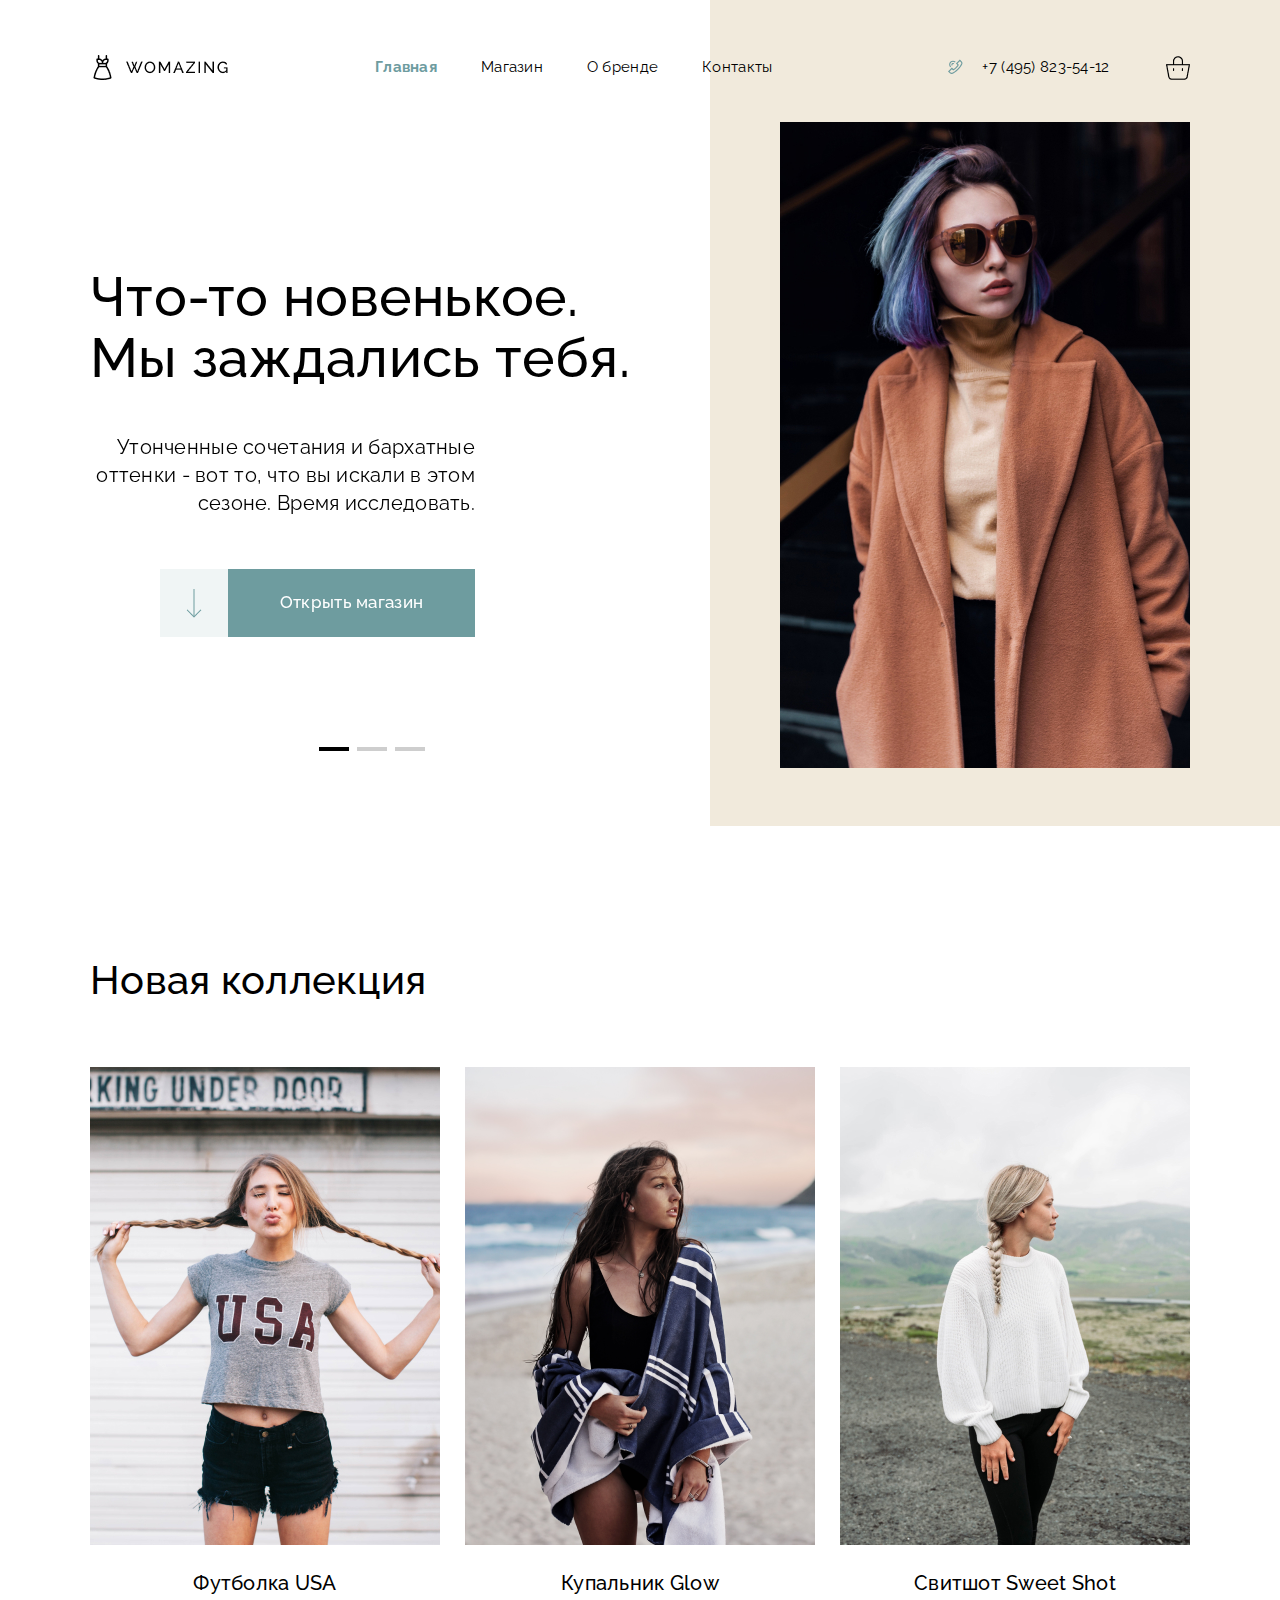
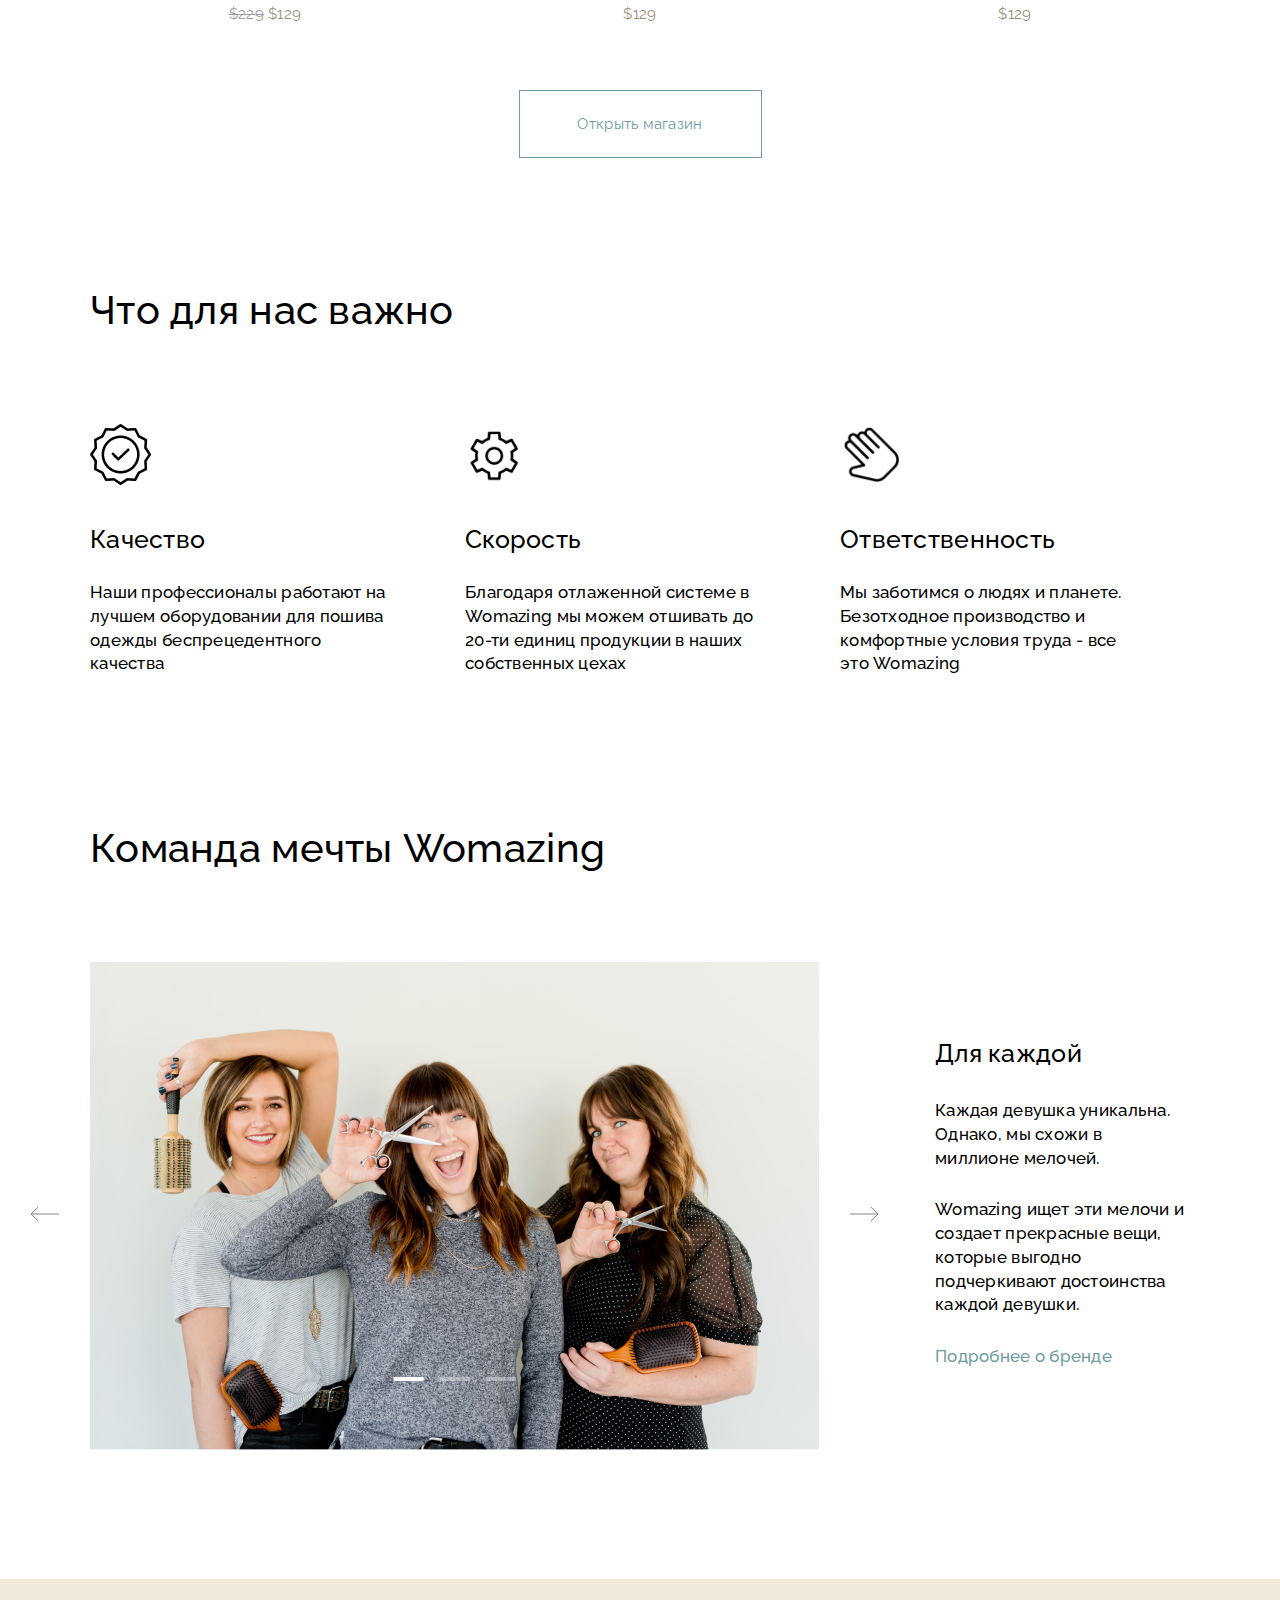
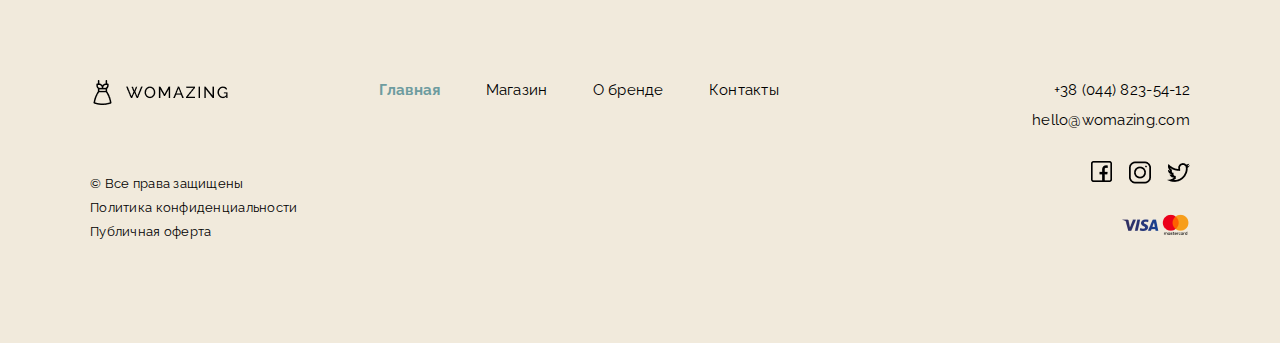
<file: index.html>
<!DOCTYPE html>
<html lang="en">
<head>
    <meta charset="UTF-8">
    <meta http-equiv="X-UA-Compatible" content="IE=edge">
    <meta name="viewport" content="width=device-width, initial-scale=1.0">
    <title>WOMAZING</title>
    <link rel="icon" type="image/png" href="image/favicon.png">

    <link rel="stylesheet" href="css/reset.css">
    <link rel="stylesheet" href="css/main.css">
    <link rel="preconnect" href="https://fonts.googleapis.com">
    <link rel="preconnect" href="https://fonts.gstatic.com" crossorigin>
    <link href="https://fonts.googleapis.com/css2?family=Raleway:wght@400;500;700;900&display=swap" rel="stylesheet">
    <link rel="stylesheet" href="https://cdn.jsdelivr.net/npm/swiper@8/swiper-bundle.min.css"/>
</head>
<body>
    <div id="modal">
        <div id="modal__overlay"></div>
        <div id="modal__wrapper">
            <div id="modal__wrapper-form">
                <img src="image/Close.png" id="modal__close" alt="btn-close">
                <h3 class="modal__title title__h3">Заказать обратный звонок</h3>
                <form action="mail.php" class="form js-form" method="get" id="form-modal">
                    <input type="text" class="modal__form-input subtitle margin" name="name" placeholder="Имя" id="last-name" required>
                    <input type="email" class="modal__form-input subtitle margin" name="email" placeholder="E-mail" id="email" required>
                    <input type="tel" class="modal__form-input subtitle margin" name="tel" placeholder="Телефон" id="tel" required>
                    <button type="submit" class="button-submit btn subtitle margin" data-submit>Заказать звонок</button>
                </form>
            </div>
            <div id="message-for-user">
                <h3 class="modal__title title__h3">Отлично! Мы скоро вам перезвоним.</h3>
                <button type="submit" class="button-close-messange subtitle"> Закрыть</button>
            </div>
        </div>
    </div>

    <span class="rectangle"></span>
    <header id="header">
        <div class="container">
            <div class="wrapper__header">
                <a href="#" class="header__logo">
                    <img src="image/logo.png" alt="logo">
                </a>
                <nav class="nav">
                    <ul class="nav__list">
                        <li class="nav__item ">
                            <a href="#" class="nav__link active">Главная</a>
                        </li>
                        <li class="nav__item">
                            <a href="shop.html" class="nav__link">Магазин</a>
                        </li>
                        <li class="nav__item">
                            <a href="about_brand.html" class="nav__link">О бренде</a>
                        </li>
                        <li class="nav__item">
                            <a href="contacts.html" class="nav__link">Контакты</a>
                        </li>
                    </ul>
                </nav>
                <div class="header__contact">
                    <button href="#" class="header__call-order">
                        <svg class="header__call-image" width="27" height="27" viewBox="0 0 27 27" fill="#000000" xmlns="http://www.w3.org/2000/svg">
                            <g clip-path="url(#clip0_18947_425)">
                                <path d="M8.25241 7.81643C6.75058 9.31823 6.75058 11.7618 8.25238 13.2636L9.05007 12.4659C7.98816 11.404 7.98814 9.67613 9.0501 8.61417C10.112 7.55224 11.8399 7.55224 12.9018 8.61414L13.6995 7.81646C12.1978 6.31463 9.75418 6.31466 8.25241 7.81643Z" fill="#6E9C9F"/>
                                <path d="M9.84127 9.39119C9.2091 10.0234 9.20907 11.052 9.84124 11.6842L10.639 10.8865C10.5458 10.7934 10.4945 10.6695 10.4945 10.5377C10.4945 10.406 10.5458 10.2821 10.639 10.1889C10.7322 10.0958 10.856 10.0444 10.9878 10.0444C11.1195 10.0444 11.2434 10.0958 11.3366 10.1889L12.1343 9.39122C11.5021 8.75902 10.4734 8.75902 9.84127 9.39119Z" fill="#6E9C9F"/>
                                <path d="M19.7483 7.43513L17.8551 5.54848L13.9234 9.47367L15.4476 11.0478C15.1921 11.5013 14.6379 12.3699 13.6933 13.3145C12.7487 14.2592 11.8737 14.8197 11.4159 15.0792L9.87261 13.5556L6.00226 17.4029L7.8851 19.2983C8.60485 20.0181 9.69998 20.2046 10.6102 19.7625C11.9992 19.0879 14.0955 17.8431 16.1943 15.7443C18.2931 13.6455 19.5379 11.5492 20.2125 10.1602C20.3723 9.83109 20.45 9.47787 20.45 9.12692C20.45 8.5072 20.2078 7.89464 19.7483 7.43513ZM19.1977 9.66732C18.5609 10.9785 17.3845 12.9587 15.3966 14.9466C13.4087 16.9345 11.4285 18.1109 10.1174 18.7477C9.63935 18.9799 9.06287 18.8806 8.6842 18.5019L7.59746 17.4079L9.87543 15.1436L11.1901 16.4415L11.5419 16.2849C11.5991 16.2595 12.9595 15.6438 14.4912 14.1121C16.0239 12.5795 16.6267 11.2305 16.6515 11.1739L16.8041 10.8268L15.5068 9.48705L17.8559 7.14178L18.9512 8.23327C19.3307 8.6133 19.4298 9.18952 19.1977 9.66732Z" fill="#6E9C9F"/>
                            </g>
                            <defs>
                                <clipPath id="clip0_18947_425">
                                    <rect width="17" height="17" fill="white" transform="translate(6 3)"/>
                                </clipPath>
                            </defs>
                        </svg>
                    </button>
                    <a href="tel:+74958235412">+7 (495) 823-54-12</a>
                </div>
                <a href="cart.html" class="header__bags">
                    <img src="image/bags.png" alt="image-bags">
                </a>
                <div class="header__burger"><span></span></div>
            </div>
        </div>
    </header>
    <main id="main">
        
        <section class="main-section">
            <div class="container">
                <div class="main-section_wrapper">
                    <div class="swiper mySwiper">
                        <div class="swiper-wrapper">
                            <div class="main-section__item swiper-slide">
                                <h1 class="main-section__title title__h1">Что-то новенькое. Мы заждались тебя.</h1>
                                <div class="main-section__offer">
                                    <p class="main-section__subtitle">Утонченные сочетания и бархатные оттенки - вот то,
                                        что вы искали в этом сезоне. Время исследовать.</p>
                                   <div class="main-section__wrapper-link">
                                       <a href="#new-collection" class="main-section__arrow-down">
                                           <img src="image/arrow down.png" alt="arrow down">
                                       </a>
                                       <a href="shop.html" class="main-section__link-shop btn subtitle">Открыть магазин</a>
                                   </div>
                                </div>
                            </div>
                            <div class="main-section__item swiper-slide">
                                <h1 class="main-section__title title__h1">Включай новый сезон с WOMAZING</h1>
                                <div class="main-section__offer">
                                    <p class="main-section__subtitle">Утонченные сочетания и бархатные оттенки - вот то,
                                        что вы искали в этом сезоне. Время исследовать.</p>
                                   
                                   <div class="main-section__wrapper-link">
                                       <a href="#new-collection"  class="main-section__arrow-down">
                                           <img src="image/arrow down.png" alt="arrow down">
                                       </a>
                                       <a href="shop.html" class="main-section__link-shop btn subtitle">Открыть магазин</a>
                                   </div>
                                </div>
                            </div>
                            <div class="main-section__item swiper-slide">
                                <h1 class="main-section__title title__h1">Новые поступления в этом сезоне</h1>
                                <div class="main-section__offer">
                                    <p class="main-section__subtitle">Утонченные сочетания и бархатные оттенки - вот то,
                                        что вы искали в этом сезоне. Время исследовать.</p>
                                   
                                   <div class="main-section__wrapper-link">
                                       <a href="#new-collection" class="main-section__arrow-down">
                                           <img src="image/arrow down.png" alt="arrow down">
                                       </a>
                                       <a href="shop.html" class="main-section__link-shop btn subtitle">Открыть магазин</a>
                                   </div>
                                </div>
                            </div>
                        </div>
                        <div class="swiper-pagination"></div>
                    </div>
                    <div class="main-section__wrapper-photo">
                        <img src="image/photo-main.jpg" class="main-section__photo" alt="photo main">
                    </div>
                </div>
            </div>
        </section>

        <section class="new-collection" id="new-collection">
            <div class="container">
                <h2 class="title__h2">Новая коллекция</h2>
                <div class="new-collection__cards">
                    <div class="new-collection__card">
                        <div class="new-collection__image-wrapper">
                            <img src="image/new collection/new_collection_one.jpg" class="new-collection__image"  alt="photo new collection">
                            <div class="new-collection__image-overlay">
                                <a href="product_details.html" class="new-collection__link-card">
                                    <img src="image/new collection/arrow_right.png" class="new-collection__arrow" alt="arrow righr">
                                </a>
                            </div>
                        </div>
                        <h4 class="new-collection__card-title title__h4">Футболка USA</h4>
                        <div class="new-collection__price">
                            <span class="new-collection__old-price">$229</span>
                            <span class="new-collection__new-price">$129</span>
                        </div>
                    </div>
                    <div class="new-collection__card">
                        <div class="new-collection__image-wrapper">
                            <img src="image/new collection/new_collection_two.png" class="new-collection__image"  alt="photo new collection">
                            <div class="new-collection__image-overlay">
                                <a href="product_details.html" class="new-collection__link-card">
                                    <img src="image/new collection/arrow_right.png" class="new-collection__arrow" alt="arrow righr">
                                </a>
                            </div>
                        </div>
                        <h4 class="new-collection__card-title title__h4">Купальник Glow</h4>
                        <div class="new-collection__price">
                            <span class="new-collection__old-price"></span>
                            <span class="new-collection__new-price">$129</span>
                        </div>
                    </div>
                    <div class="new-collection__card">
                        <div class="new-collection__image-wrapper">
                            <img src="image/new collection/new_collection_three.jpg" class="new-collection__image"  alt="photo new collection">
                            <div class="new-collection__image-overlay">
                                <a href="product_details.html" class="new-collection__link-card">
                                    <img src="image/new collection/arrow_right.png" class="new-collection__arrow" alt="arrow righr">
                                </a>
                            </div>
                        </div>
                        <h4 class="new-collection__card-title title__h4">Свитшот Sweet Shot</h4>
                        <div class="new-collection__price">
                            <span class="new-collection__old-price"></span>
                            <span class="new-collection__new-price">$129</span>
                        </div>
                    </div>
                </div>
                <a href="shop.html" class="new-collection__link">Открыть магазин</a>
            </div>
        </section>

        <section class="qualities">
            <div class="container">
                <h2 class="title__h2">Что для нас важно</h2>
                <div class="qualities__items">
                    <div class="qualities__item">
                        <img src="image/qualities/quality 1.png" class="qualities__image" alt="image">
                        <h3 class="qualities__title title__h3">Качество</h3>
                        <p class="qualities__subtitle subtitle">Наши профессионалы работают на лучшем оборудовании 
                            для пошива одежды беспрецедентного качества</p>
                    </div>
                    <div class="qualities__item">
                        <img src="image/qualities/quality 2.png" class="qualities__image" alt="image">
                        <h3 class="qualities__title title__h3">Скорость</h3>
                        <p class="qualities__subtitle subtitle">Благодаря отлаженной системе в Womazing мы 
                            можем отшивать до 20-ти единиц продукции в наших собственных цехах</p>
                    </div>
                    <div class="qualities__item">
                        <img src="image/qualities/quality 3.png" class="qualities__image" alt="image">
                        <h3 class="qualities__title title__h3">Ответственность</h3>
                        <p class="qualities__subtitle subtitle">Мы заботимся о людях и планете. Безотходное производство
                             и комфортные условия труда - все это Womazing</p>
                    </div>
                </div>
            </div>
        </section>


        <section class="team">
            <div class="container">
                <h2 class="title__h2">Команда мечты Womazing</h2>
                <div class="team__wrapper">
                    <div class="team__slider-wrapper">
                        <div class="team__sliders">
                            <img src="image/team/photo_slider_1.jpg" class="team__image active" alt="slider image">
                            <img src="image/team/photo_slider_2.jpg" class="team__image" alt="slider image">
                            <img src="image/team/photo_slider_3.jpg" class="team__image" alt="slider image">
                        </div>
                        <div class="team__dots">
                            <div class="team__dot active"></div>
                            <div class="team__dot"></div>
                            <div class="team__dot"></div>
                        </div> 
                        <span class="team__arrow-left">
                            <svg width="29" height="16" viewBox="0 0 29 16" fill="none" xmlns="http://www.w3.org/2000/svg">
                                <path d="M29 8L0.999999 8M0.999999 8L8.18919 0.999999M0.999999 8L8.18919 15" stroke="#858585"/>
                            </svg>
                        </span>
                        <span class="team__arrow-right">
                            <svg width="29" height="16" viewBox="0 0 29 16" fill="none" xmlns="http://www.w3.org/2000/svg">
                                <path d="M8.34742e-08 8L28 8M28 8L20.8108 15M28 8L20.8108 1" stroke="#858585"/>
                            </svg>
                        </span>
                       
                    </div>
                    <div class="team__info">
                        <h3 class="team__info-title title__h3">Для каждой</h3>
                        <div class="team__wrapper-subtitle">
                            <p class="team__subtitle subtitle">Каждая девушка уникальна. Однако, мы схожи в миллионе мелочей.</p>
                            <p class="team__subtitle subtitle">Womazing ищет эти мелочи и создает прекрасные вещи, 
                            которые выгодно подчеркивают достоинства каждой девушки.</p>
                        </div>
                        <a href="about_brand.html" class="team__link">Подробнее о бренде</a>
                    </div>
                </div>
            </div>
        </section>

    </main>
    <footer id="footer">
        <div class="container">
            <div class="footer__items">
                <div class="footer__item">
                    <a href="#">
                        <img src="image/logo.png" alt="logo">
                    </a>
                    <ul class="protection-list">
                        <li class="protection-item">© Все права защищены</li>
                        <li class="protection-item"><a href="#">Политика конфиденциальности</a></li>
                        <li class="protection-item"><a href="#">Публичная оферта</a></li>
                    </ul>
                </div>
                <nav class="footer-nav">
                    <ul class="footer-nav__list">
                        <li class="footer-nav__item ">
                            <a href="index.html" class="footer-nav__link active">Главная</a></li>
                        <li class="footer-nav__item ">
                            <a href="shop.html" class="footer-nav__link">Магазин</a>
                            <ul class="footer-nav__shop">
                                <li class="footer-nav__shop-ltem">
                                    <a href="shop.html" class="footer-nav__shop-link">Пальто</a>
                                </li>
                                <li class="footer-nav__shop-ltem">
                                    <a href="shop.html" class="footer-nav__shop-link">Свитшоты</a>
                                </li>
                                <li class="footer-nav__shop-ltem">
                                    <a href="shop.html" class="footer-nav__shop-link">Кардиганы</a>
                                </li>
                                <li class="footer-nav__shop-ltem">
                                    <a href="shop.html" class="footer-nav__shop-link">Толстовки</a>
                                </li>
                            </ul>
                        </li>
                        <li class="footer-nav__item">
                            <a href="about_brand.html" class="footer-nav__link">О бренде</a></li>
                        <li class="footer-nav__item">
                            <a href="contacts.html" class="footer-nav__link">Контакты</a></li>
                    </ul>
                </nav>
                <div class="footer__contacts">
                    <div class="footer__contact">
                        <a href="tel:+380448235412">+38 (044) 823-54-12</a>
                        <a href="mailto:hello@womazing.com">hello@womazing.com</a></div>
                   
                    <div class="footer__network">
                        <!--noindex-->
                        <a class="footer__network-link" href="[https://www.facebook.com](https://www.facebook.com/)"
                         rel="nofollow nopener noreferrer" target="_blank">
                         <img src="image/footer/facebook.png" alt="facebook"></a>
                        <!--noindex-->
                        <!--noindex-->
                        <a class="footer__network-link" href="[https://www.instagram.com](https://www.instagram.com/)"
                         rel="nofollow nopener noreferrer" target="_blank">
                         <img src="image/footer/instagram.png" alt="instagram"></a>
                        <!--noindex-->
                        <!--noindex-->
                        <a class="footer__network-link" href="[https://www.twitter.com](https://www.twitter.com/)"
                         rel="nofollow nopener noreferrer" target="_blank">
                         <img src="image/footer/twitter.png" alt="twitter"></a>
                        <!--noindex-->
                    </div>
                    <img src="image/footer/visa-mastercard.png" alt="card">
                </div>
            </div>
        </div>

    </footer>
    <script src="https://cdn.jsdelivr.net/npm/swiper@8/swiper-bundle.min.js"></script>
    <script src="js/jquery-3.5.1.min.js"></script>
    <script src="js/jquery.validate.min.js"></script>
    <script src="js/form.js"></script>
    <script src="js/slider-section-team.js"></script>
    <script src="js/main.js"></script>
    

</body>
</html>
</file>
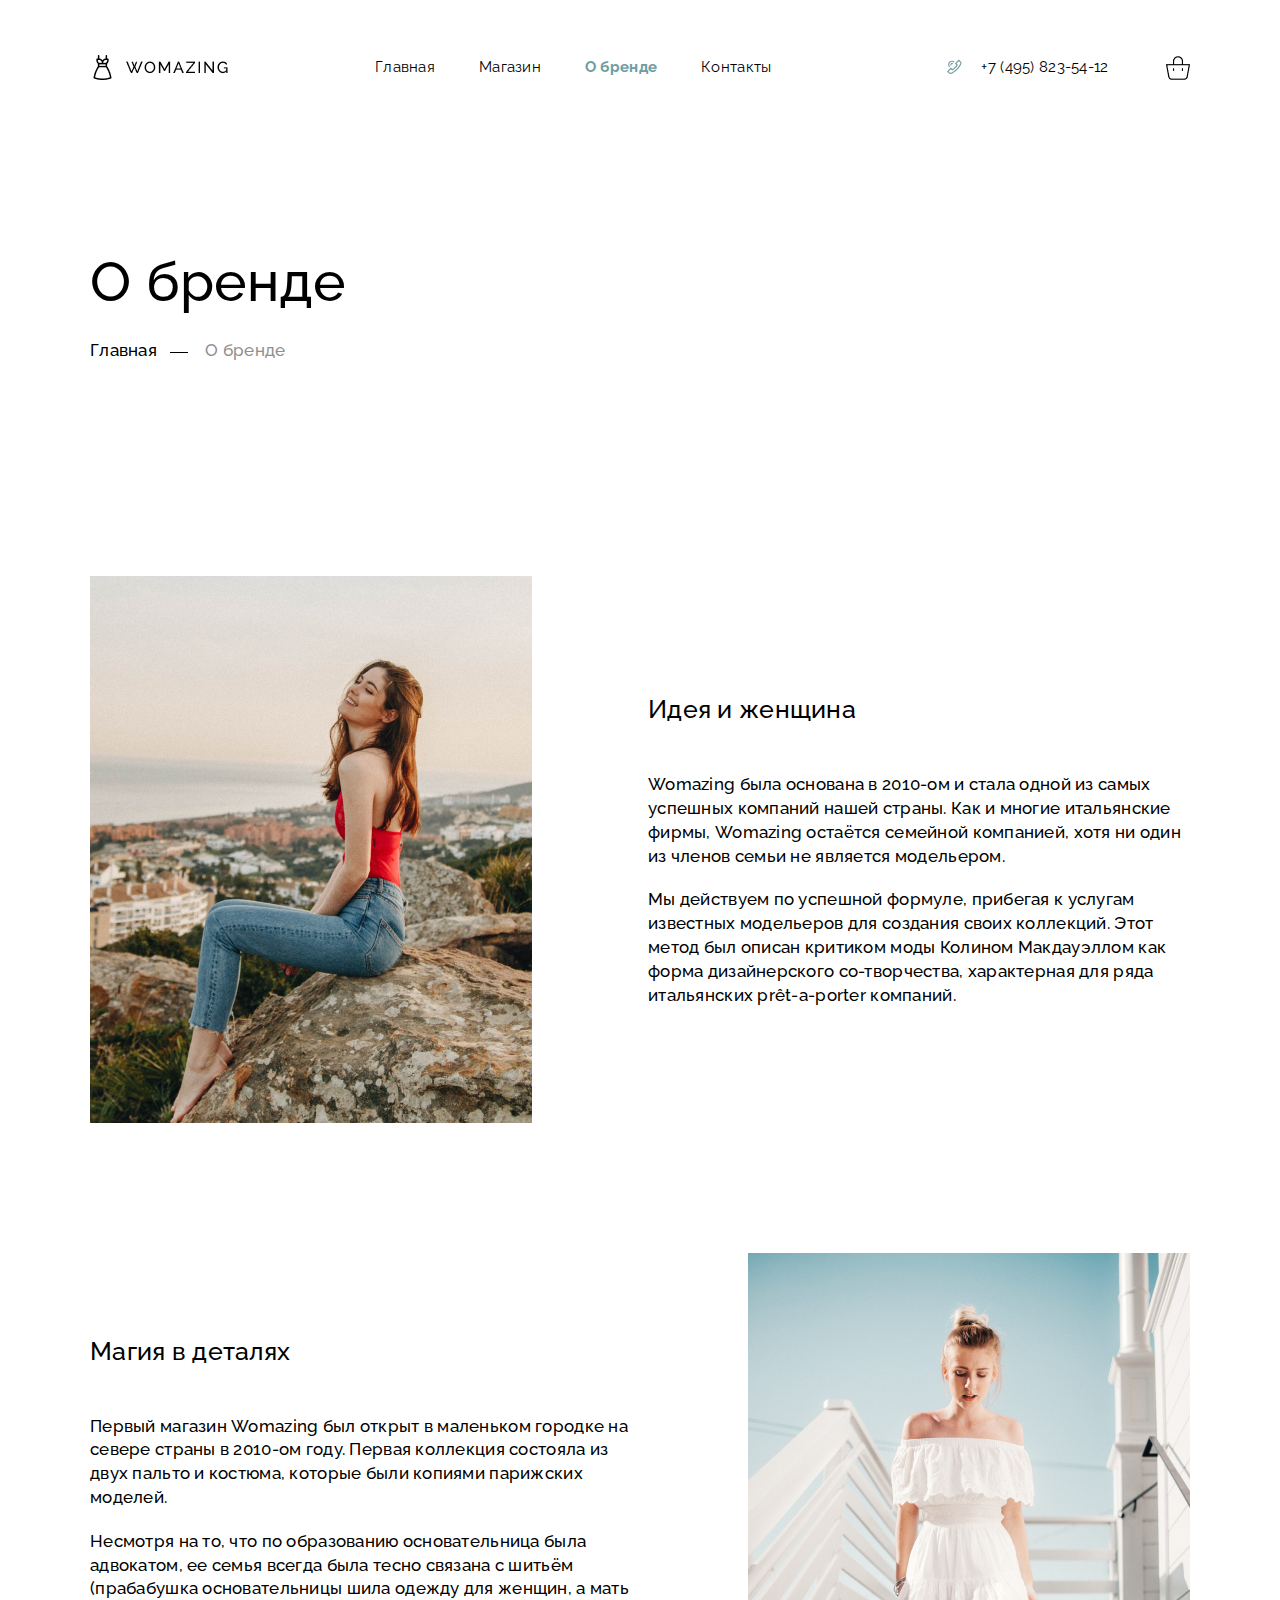
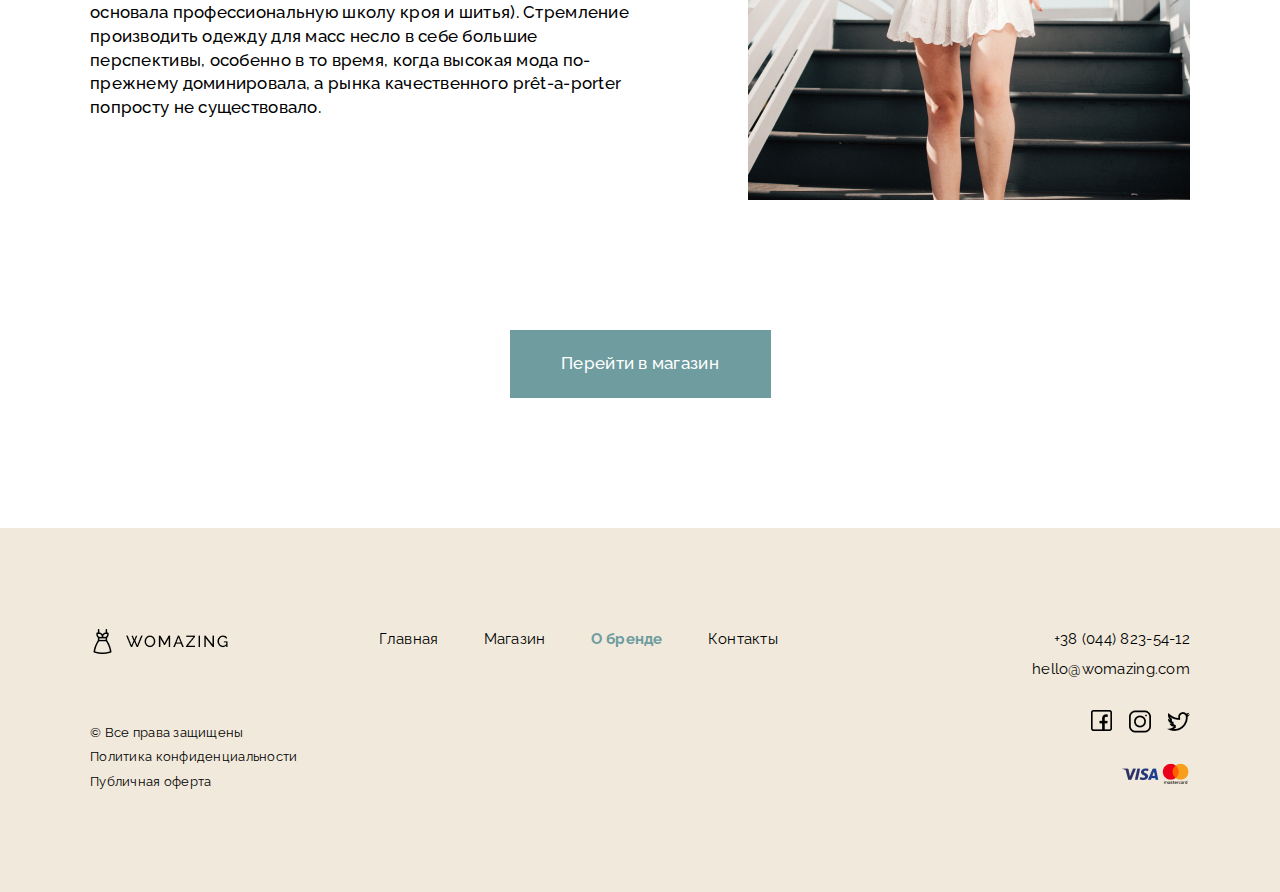
<file: about_brand.html>
<!DOCTYPE html>
<html lang="en">
<head>
    <meta charset="UTF-8">
    <meta http-equiv="X-UA-Compatible" content="IE=edge">
    <meta name="viewport" content="width=device-width, initial-scale=1.0">
    <title>WOMAZING</title>
    <link rel="icon" type="image/png" href="image/favicon.png">

    <link rel="stylesheet" href="css/reset.css">
    <link rel="stylesheet" href="css/main.css">
    <link rel="preconnect" href="https://fonts.googleapis.com">
    <link rel="preconnect" href="https://fonts.gstatic.com" crossorigin>
    <link href="https://fonts.googleapis.com/css2?family=Raleway:wght@400;500;700;900&display=swap" rel="stylesheet">
    <link rel="stylesheet" href="https://cdn.jsdelivr.net/npm/swiper@8/swiper-bundle.min.css"/>
</head>
<body>
    <div id="modal">
        <div id="modal__overlay"></div>
        <div id="modal__wrapper">
            <div id="modal__wrapper-form">
                <img src="image/Close.png" id="modal__close" alt="btn-close">
                <h3 class="modal__title title__h3">Заказать обратный звонок</h3>
                <form action="mail.php" class="form js-form" method="get" id="form-modal">
                    <input type="text" class="modal__form-input subtitle margin" name="name" placeholder="Имя" id="last-name" required>
                    <input type="email" class="modal__form-input subtitle margin" name="email" placeholder="E-mail" id="email" required>
                    <input type="tel" class="modal__form-input subtitle margin" name="tel" placeholder="Телефон" id="tel" required>
                    <button type="submit" class="button-submit btn subtitle margin" data-submit>Заказать звонок</button>
                </form>
            </div>
            <div id="message-for-user">
                <h3 class="modal__title title__h3">Отлично! Мы скоро вам перезвоним.</h3>
                <button type="submit" class="button-close-messange subtitle"> Закрыть</button>
            </div>
        </div>
    </div>

    <header id="header">
        <div class="container">
            <div class="wrapper__header">
                <a href="#" class="header__logo">
                    <img src="image/logo.png" alt="logo">
                </a>
                <nav class="nav">
                    <ul class="nav__list">
                        <li class="nav__item ">
                            <a href="index.html" class="nav__link">Главная</a>
                        </li>
                        <li class="nav__item">
                            <a href="shop.html" class="nav__link">Магазин</a>
                        </li>
                        <li class="nav__item">
                            <a href="#" class="nav__link active">О бренде</a>
                        </li>
                        <li class="nav__item">
                            <a href="contacts.html" class="nav__link">Контакты</a>
                        </li>
                    </ul>
                </nav>
                <div class="header__contact">
                    <button href="#" class="header__call-order">
                        <svg class="header__call-image" width="27" height="27" viewBox="0 0 27 27" fill="#000000" xmlns="http://www.w3.org/2000/svg">
                            <g clip-path="url(#clip0_18947_425)">
                                <path d="M8.25241 7.81643C6.75058 9.31823 6.75058 11.7618 8.25238 13.2636L9.05007 12.4659C7.98816 11.404 7.98814 9.67613 9.0501 8.61417C10.112 7.55224 11.8399 7.55224 12.9018 8.61414L13.6995 7.81646C12.1978 6.31463 9.75418 6.31466 8.25241 7.81643Z" fill="#6E9C9F"/>
                                <path d="M9.84127 9.39119C9.2091 10.0234 9.20907 11.052 9.84124 11.6842L10.639 10.8865C10.5458 10.7934 10.4945 10.6695 10.4945 10.5377C10.4945 10.406 10.5458 10.2821 10.639 10.1889C10.7322 10.0958 10.856 10.0444 10.9878 10.0444C11.1195 10.0444 11.2434 10.0958 11.3366 10.1889L12.1343 9.39122C11.5021 8.75902 10.4734 8.75902 9.84127 9.39119Z" fill="#6E9C9F"/>
                                <path d="M19.7483 7.43513L17.8551 5.54848L13.9234 9.47367L15.4476 11.0478C15.1921 11.5013 14.6379 12.3699 13.6933 13.3145C12.7487 14.2592 11.8737 14.8197 11.4159 15.0792L9.87261 13.5556L6.00226 17.4029L7.8851 19.2983C8.60485 20.0181 9.69998 20.2046 10.6102 19.7625C11.9992 19.0879 14.0955 17.8431 16.1943 15.7443C18.2931 13.6455 19.5379 11.5492 20.2125 10.1602C20.3723 9.83109 20.45 9.47787 20.45 9.12692C20.45 8.5072 20.2078 7.89464 19.7483 7.43513ZM19.1977 9.66732C18.5609 10.9785 17.3845 12.9587 15.3966 14.9466C13.4087 16.9345 11.4285 18.1109 10.1174 18.7477C9.63935 18.9799 9.06287 18.8806 8.6842 18.5019L7.59746 17.4079L9.87543 15.1436L11.1901 16.4415L11.5419 16.2849C11.5991 16.2595 12.9595 15.6438 14.4912 14.1121C16.0239 12.5795 16.6267 11.2305 16.6515 11.1739L16.8041 10.8268L15.5068 9.48705L17.8559 7.14178L18.9512 8.23327C19.3307 8.6133 19.4298 9.18952 19.1977 9.66732Z" fill="#6E9C9F"/>
                            </g>
                            <defs>
                                <clipPath id="clip0_18947_425">
                                    <rect width="17" height="17" fill="white" transform="translate(6 3)"/>
                                </clipPath>
                            </defs>
                        </svg>
                    </button>
                    <a href="tel:+74958235412">+7 (495) 823-54-12</a>
                </div>
                <a href="cart.html" class="header__bags">
                    <img src="image/bags.png" alt="image-bags">
                </a>
                <div class="header__burger"><span></span></div>
            </div>
        </div>
    </header>
    <main id="main">

        <section class="about">
            <div class="container">
                <h1 class="shop__title title__h1">О бренде</h1>
                <div class="shop__breadcrumb">
                    <ul class="breadcrumb__list breadcrumb">
                        <li class="breadcrumb__item ">
                            <a href="index.html" class="breadcrumb__link  subtitle">Главная</a>
                        </li>
                        <li class="breadcrumb__item">
                            <span class="breadcrumb__link active subtitle">О бренде</span>
        
                        </li>
                    </ul>
                </div>
                <div class="about__items">
                    <div class="about__item">
                        <img class="about__image" src="image/about/photo_1.jpg" alt="photo">
                        <div class="about__info about__info-one">
                            <h3 class="about__info-title title__h3">Идея и женщина</h3>
                            <div class="about__info-text">
                                <p class="about__subtitle subtitle">
                                    Womazing была основана в 2010-ом и стала одной из самых успешных компаний
                                     нашей страны. Как и многие итальянские фирмы, Womazing остаётся семейной
                                    компанией, хотя ни один из членов семьи не является модельером.
                                </p>
                                <p class="about__subtitle subtitle">
                                    Мы действуем по успешной формуле, прибегая к услугам известных модельеров
                                    для создания своих коллекций. Этот метод был описан критиком моды Колином
                                    Макдауэллом как форма дизайнерского со-творчества, характерная для ряда 
                                    итальянских prêt-a-porter компаний. 
                                </p>
                            </div>
                        </div>
                    </div>
                    <div class="about__item about__item_revers">
                        <img class="about__image " src="image/about/photo_2.jpg" alt="photo">
                        <div class="about__info about__info-two">
                            <h3 class="about__info-title title__h3">Магия в деталях</h3>
                            <div class="about__info-text">
                                <p class="about__subtitle subtitle">
                                    Первый магазин Womazing был открыт в маленьком городке на севере страны 
                                    в 2010-ом году. Первая коллекция состояла из двух пальто и костюма, 
                                    которые были копиями парижских моделей.
                                </p>
                                <p class="about__subtitle subtitle">
                                    Несмотря на то, что по образованию основательница была адвокатом, ее семья
                                    всегда была тесно связана с шитьём (прабабушка основательницы шила одежду
                                    для женщин, а мать основала профессиональную школу кроя и шитья).
                                    Стремление производить одежду для масс несло в себе большие перспективы,
                                    особенно в то время, когда высокая мода по-прежнему доминировала,
                                    а рынка качественного prêt-a-porter попросту не существовало.
                                </p>
                            </div>
                        </div>
                    </div>
                </div>
                <a href="shop.html" class="about__link btn subtitle ">Перейти в магазин</a>
                
            </div>
        </section>


    
    </main>
    <footer id="footer">
        <div class="container">
            <div class="footer__items">
                <div class="footer__item">
                    <a href="#">
                        <img src="image/logo.png" alt="logo">
                    </a>
                    <ul class="protection-list">
                        <li class="protection-item">© Все права защищены</li>
                        <li class="protection-item"><a href="#">Политика конфиденциальности</a></li>
                        <li class="protection-item"><a href="#">Публичная оферта</a></li>
                    </ul>
                </div>
                <nav class="footer-nav">
                    <ul class="footer-nav__list">
                        <li class="footer-nav__item ">
                            <a href="index.html" class="footer-nav__link">Главная</a></li>
                        <li class="footer-nav__item ">
                            <a href="shop.html" class="footer-nav__link">Магазин</a>
                            <ul class="footer-nav__shop">
                                <li class="footer-nav__shop-ltem">
                                    <a href="shop.html" class="footer-nav__shop-link">Пальто</a>
                                </li>
                                <li class="footer-nav__shop-ltem">
                                    <a href="shop.html" class="footer-nav__shop-link">Свитшоты</a>
                                </li>
                                <li class="footer-nav__shop-ltem">
                                    <a href="shop.html" class="footer-nav__shop-link">Кардиганы</a>
                                </li>
                                <li class="footer-nav__shop-ltem">
                                    <a href="shop.html" class="footer-nav__shop-link">Толстовки</a>
                                </li>
                            </ul>
                        </li>
                        <li class="footer-nav__item">
                            <a href="about_brand.html" class="footer-nav__link active">О бренде</a></li>
                        <li class="footer-nav__item">
                            <a href="contacts.html" class="footer-nav__link">Контакты</a></li>
                    </ul>
                </nav>
                <div class="footer__contacts">
                    <div class="footer__contact">
                        <a href="tel:+380448235412">+38 (044) 823-54-12</a>
                        <a href="mailto:hello@womazing.com">hello@womazing.com</a></div>
                   
                    <div class="footer__network">
                        <!--noindex-->
                        <a class="footer__network-link" href="[https://www.facebook.com](https://www.facebook.com/)"
                         rel="nofollow nopener noreferrer" target="_blank">
                         <img src="image/footer/facebook.png" alt="facebook"></a>
                        <!--noindex-->
                        <!--noindex-->
                        <a class="footer__network-link" href="[https://www.instagram.com](https://www.instagram.com/)"
                         rel="nofollow nopener noreferrer" target="_blank">
                         <img src="image/footer/instagram.png" alt="instagram"></a>
                        <!--noindex-->
                        <!--noindex-->
                        <a class="footer__network-link" href="[https://www.twitter.com](https://www.twitter.com/)"
                         rel="nofollow nopener noreferrer" target="_blank">
                         <img src="image/footer/twitter.png" alt="twitter"></a>
                        <!--noindex-->
                    </div>
                    <img src="image/footer/visa-mastercard.png" alt="card">
                </div>
            </div>
        </div>

    </footer>
    <script src="https://cdn.jsdelivr.net/npm/swiper@8/swiper-bundle.min.js"></script>
    <script src="js/jquery-3.5.1.min.js"></script>
    <script src="js/jquery.validate.min.js"></script>
    <script src="js/form.js"></script>
    <script src="js/main.js"></script>
    

</body>
</html>
</file>
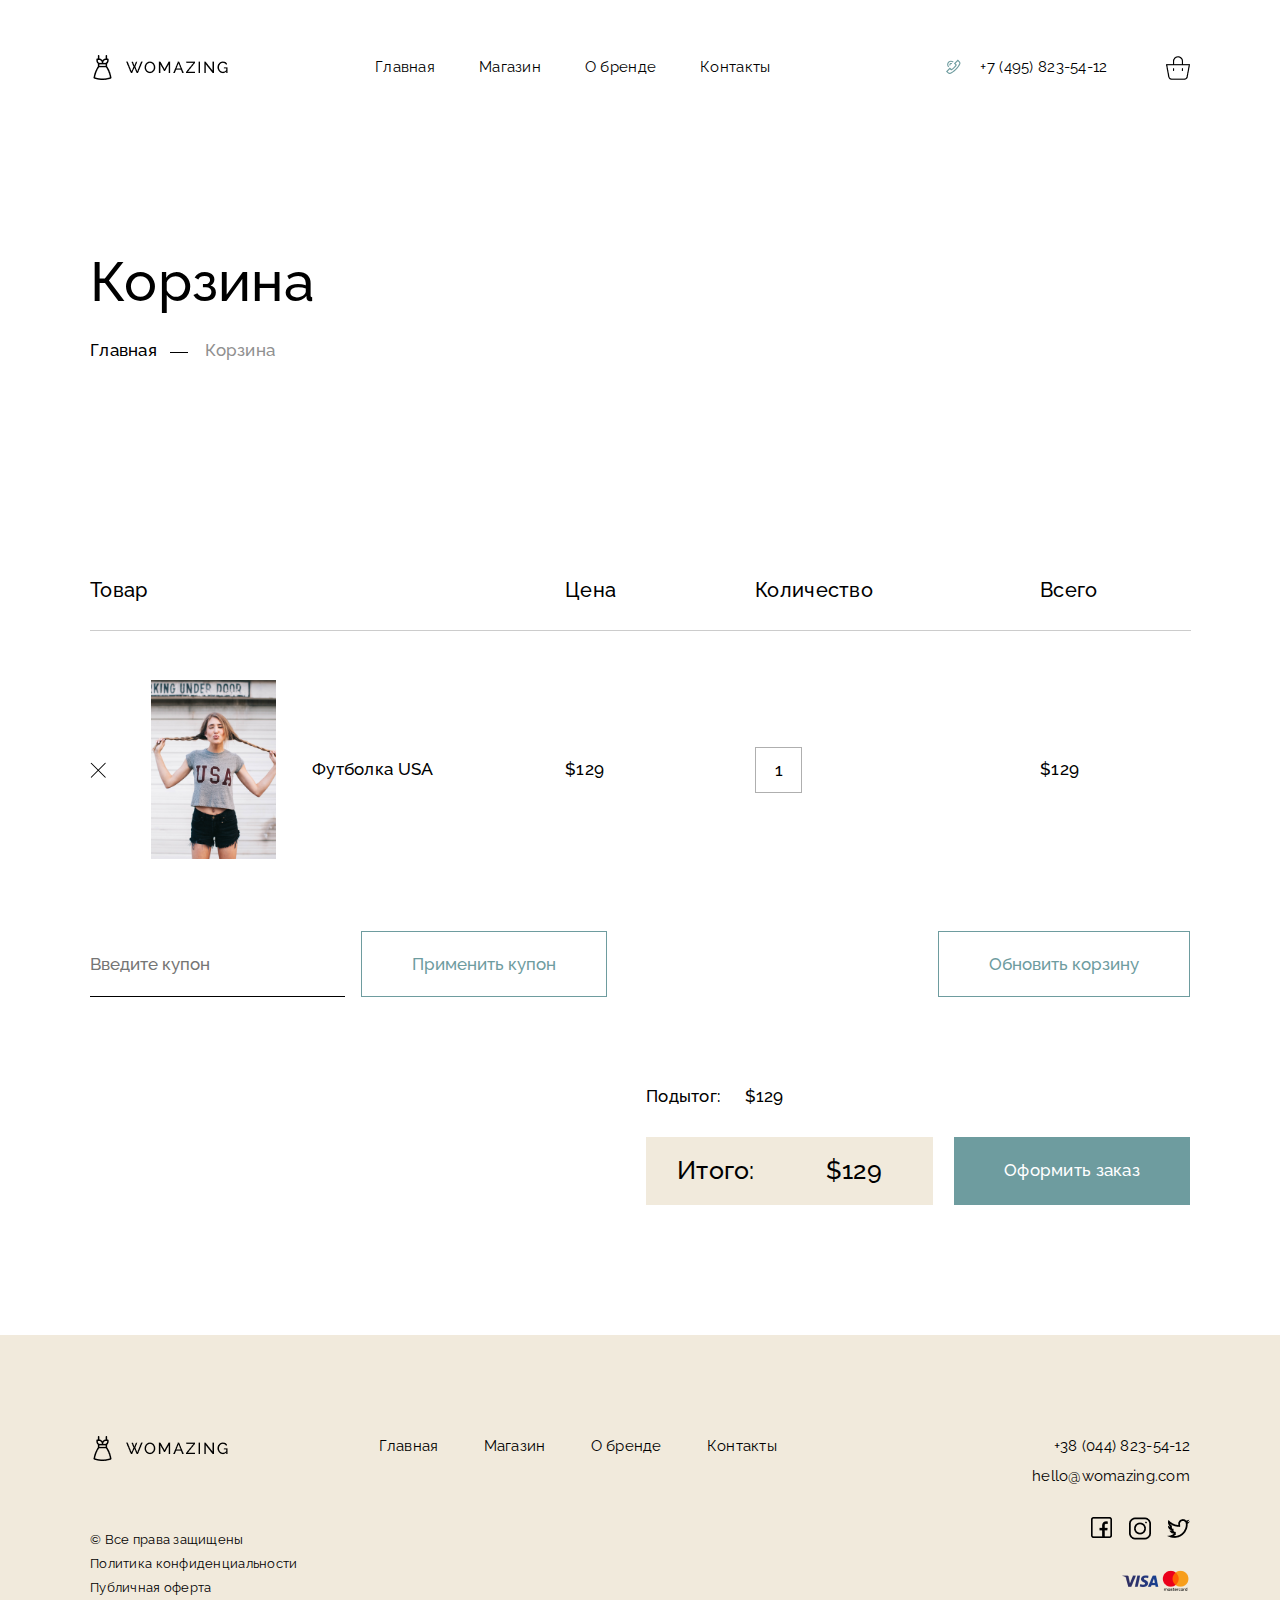
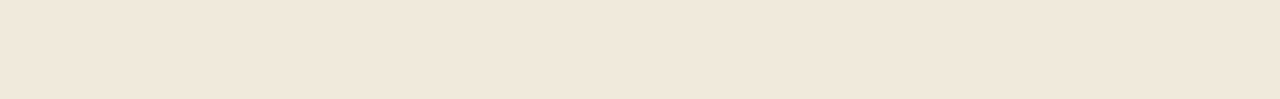
<file: cart.html>
<!DOCTYPE html>
<html lang="ru">
<head>
    <meta charset="UTF-8">
    <meta http-equiv="X-UA-Compatible" content="IE=edge">
    <meta name="viewport" content="width=device-width, initial-scale=1.0">
    <title>WOMAZING</title>
    <link rel="icon" type="image/png" href="image/favicon.png">

    <link rel="stylesheet" href="css/reset.css">
    <link rel="stylesheet" href="css/main.css">
    <link rel="preconnect" href="https://fonts.googleapis.com">
    <link rel="preconnect" href="https://fonts.gstatic.com" crossorigin>
    <link href="https://fonts.googleapis.com/css2?family=Raleway:wght@400;500;700;900&display=swap" rel="stylesheet">
    <link rel="stylesheet" href="https://cdn.jsdelivr.net/npm/swiper@8/swiper-bundle.min.css"/>
</head>
<body>
    <div id="modal">
        <div id="modal__overlay"></div>
        <div id="modal__wrapper">
            <div id="modal__wrapper-form">
                <img src="image/Close.png" id="modal__close" alt="btn-close">
                <h3 class="modal__title title__h3">Заказать обратный звонок</h3>
                <form action="mail.php" class="form js-form" method="get" id="form-modal">
                    <input type="text" class="modal__form-input subtitle margin" name="name" placeholder="Имя" id="last-name" required>
                    <input type="email" class="modal__form-input subtitle margin" name="email" placeholder="E-mail" id="email" required>
                    <input type="tel" class="modal__form-input subtitle margin" name="tel" placeholder="Телефон" id="tel" required>
                    <button type="submit" class="button-submit btn subtitle margin" data-submit>Заказать звонок</button>
                </form>
            </div>
            <div id="message-for-user">
                <h3 class="modal__title title__h3">Отлично! Мы скоро вам перезвоним.</h3>
                <button type="submit" class="button-close-messange subtitle"> Закрыть</button>
            </div>
        </div>
    </div>

    <header id="header">
        <div class="container">
            <div class="wrapper__header">
                <a href="#" class="header__logo">
                    <img src="image/logo.png" alt="logo">
                </a>
                <nav class="nav">
                    <ul class="nav__list">
                        <li class="nav__item ">
                            <a href="index.html" class="nav__link">Главная</a>
                        </li>
                        <li class="nav__item">
                            <a href="shop.html" class="nav__link">Магазин</a>
                        </li>
                        <li class="nav__item">
                            <a href="about_brand.html" class="nav__link">О бренде</a>
                        </li>
                        <li class="nav__item">
                            <a href="contacts.html" class="nav__link">Контакты</a>
                        </li>
                    </ul>
                </nav>
                <div class="header__contact">
                    <button href="#" class="header__call-order">
                        <svg class="header__call-image" width="27" height="27" viewBox="0 0 27 27" fill="#000000" xmlns="http://www.w3.org/2000/svg">
                            <g clip-path="url(#clip0_18947_425)">
                                <path d="M8.25241 7.81643C6.75058 9.31823 6.75058 11.7618 8.25238 13.2636L9.05007 12.4659C7.98816 11.404 7.98814 9.67613 9.0501 8.61417C10.112 7.55224 11.8399 7.55224 12.9018 8.61414L13.6995 7.81646C12.1978 6.31463 9.75418 6.31466 8.25241 7.81643Z" fill="#6E9C9F"/>
                                <path d="M9.84127 9.39119C9.2091 10.0234 9.20907 11.052 9.84124 11.6842L10.639 10.8865C10.5458 10.7934 10.4945 10.6695 10.4945 10.5377C10.4945 10.406 10.5458 10.2821 10.639 10.1889C10.7322 10.0958 10.856 10.0444 10.9878 10.0444C11.1195 10.0444 11.2434 10.0958 11.3366 10.1889L12.1343 9.39122C11.5021 8.75902 10.4734 8.75902 9.84127 9.39119Z" fill="#6E9C9F"/>
                                <path d="M19.7483 7.43513L17.8551 5.54848L13.9234 9.47367L15.4476 11.0478C15.1921 11.5013 14.6379 12.3699 13.6933 13.3145C12.7487 14.2592 11.8737 14.8197 11.4159 15.0792L9.87261 13.5556L6.00226 17.4029L7.8851 19.2983C8.60485 20.0181 9.69998 20.2046 10.6102 19.7625C11.9992 19.0879 14.0955 17.8431 16.1943 15.7443C18.2931 13.6455 19.5379 11.5492 20.2125 10.1602C20.3723 9.83109 20.45 9.47787 20.45 9.12692C20.45 8.5072 20.2078 7.89464 19.7483 7.43513ZM19.1977 9.66732C18.5609 10.9785 17.3845 12.9587 15.3966 14.9466C13.4087 16.9345 11.4285 18.1109 10.1174 18.7477C9.63935 18.9799 9.06287 18.8806 8.6842 18.5019L7.59746 17.4079L9.87543 15.1436L11.1901 16.4415L11.5419 16.2849C11.5991 16.2595 12.9595 15.6438 14.4912 14.1121C16.0239 12.5795 16.6267 11.2305 16.6515 11.1739L16.8041 10.8268L15.5068 9.48705L17.8559 7.14178L18.9512 8.23327C19.3307 8.6133 19.4298 9.18952 19.1977 9.66732Z" fill="#6E9C9F"/>
                            </g>
                            <defs>
                                <clipPath id="clip0_18947_425">
                                    <rect width="17" height="17" fill="white" transform="translate(6 3)"/>
                                </clipPath>
                            </defs>
                        </svg>
                    </button>
                    <a href="tel:+74958235412">+7 (495) 823-54-12</a>
                </div>
                <a href="#" class="header__bags">
                    <img src="image/bags.png" alt="image-bags">
                </a>
                <div class="header__burger"><span></span></div>
            </div>
        </div>
    </header>
    <main id="main">
        <section class="cart">
            <div class="container">
                <h1 class="shop__title title__h1">Корзина</h1>
                <div class="shop__breadcrumb">
                    <ul class="breadcrumb__list breadcrumb">
                        <li class="breadcrumb__item ">
                            <a href="#" class="breadcrumb__link  subtitle">Главная</a>
                        </li>
                        <li class="breadcrumb__item">
                            <span class="breadcrumb__link active subtitle">Корзина</span>
                        </li>
                    </ul>
                </div>
                <form action="#" class="form__cart">
                    <div class="form__cart-wrapper">
                        <table class="table">
                            <thead>
                                <tr>
                                    <th class="form__table-header title__h4">Товар</th>
                                    <th class="form__table-header title__h4">Цена</th>
                                    <th class="form__table-header title__h4">Количество</th>
                                    <th class="form__table-header padding-table title__h4">Всего</th>
                                </tr>
                            </thead>
                            <tbody>
                                <tr>
                                    <td class="form__table-body subtitle">
                                        <div class="form__table-media">
                                            <button><img src="image/Close.png" alt="close"></button>
                                            <img class="form__table-media-image" src="image/new collection/new_collection_one.jpg" alt="image">
                                            <a href="product_details.html" class="form__table-media-subtitle subtitle">
                                                Футболка USA
                                            </a>
                                        </div>
                                    </td>
                                    <td >
                                        <p class="form__table-price subtitle">$129</p>
                                    </td>
                                    <td>
                                        <input type="number" class="form__table-count subtitle" value="1">
                                    </td>
                                    <td>
                                        <p class="padding-table subtitle">$129</p>
                                    </td>
                                </tr>
                            </tbody>
                        </table>
                        <div class="form__cart-wrapper-coupon">
                            <input type="text" name="coupon" class="form-cart-coupon form__cart-coupon subtitle" placeholder="Введите купон">
                            <button type="button" class="form-cart-coupon form__cart-btn subtitle">Применить купон</button>
                            <button type="button" class="form-cart-coupon form__cart-btn subtitle">Обновить корзину</button>
                        </div>
                        <div class="form__cart-result">
                            <p class="form__cart-result-text subtitle ">
                                <span>Подытог:</span>
                                <span>$129</span>
                            </p>
                            <p class="form__cart-finish-result title__h3">
                                <span>Итого:</span>
                                <span>$129</span>
                            </p>
                            <a href="checkout.html" type="submit" class="form__cart-submit btn subtitle">Оформить заказ</a>
                        </div>
                    </div>
                </form>
            </div>
        </section>
       

    
    </main>
    <footer id="footer">
        <div class="container">
            <div class="footer__items">
                <div class="footer__item">
                    <a href="#">
                        <img src="image/logo.png" alt="logo">
                    </a>
                    <ul class="protection-list">
                        <li class="protection-item">© Все права защищены</li>
                        <li class="protection-item"><a href="#">Политика конфиденциальности</a></li>
                        <li class="protection-item"><a href="#">Публичная оферта</a></li>
                    </ul>
                </div>
                <nav class="footer-nav">
                    <ul class="footer-nav__list">
                        <li class="footer-nav__item ">
                            <a href="index.html" class="footer-nav__link">Главная</a></li>
                        <li class="footer-nav__item ">
                            <a href="shop.html" class="footer-nav__link">Магазин</a>
                            <ul class="footer-nav__shop">
                                <li class="footer-nav__shop-ltem">
                                    <a href="shop.html" class="footer-nav__shop-link">Пальто</a>
                                </li>
                                <li class="footer-nav__shop-ltem">
                                    <a href="shop.html" class="footer-nav__shop-link">Свитшоты</a>
                                </li>
                                <li class="footer-nav__shop-ltem">
                                    <a href="shop.html" class="footer-nav__shop-link">Кардиганы</a>
                                </li>
                                <li class="footer-nav__shop-ltem">
                                    <a href="shop.html" class="footer-nav__shop-link">Толстовки</a>
                                </li>
                            </ul>
                        </li>
                        <li class="footer-nav__item">
                            <a href="about_brand.html" class="footer-nav__link">О бренде</a></li>
                        <li class="footer-nav__item">
                            <a href="contacts.html" class="footer-nav__link">Контакты</a></li>
                    </ul>
                </nav>
                <div class="footer__contacts">
                    <div class="footer__contact">
                        <a href="tel:+380448235412">+38 (044) 823-54-12</a>
                        <a href="mailto:hello@womazing.com">hello@womazing.com</a></div>
                   
                    <div class="footer__network">
                        <!--noindex-->
                        <a class="footer__network-link" href="[https://www.facebook.com](https://www.facebook.com/)"
                         rel="nofollow nopener noreferrer" target="_blank">
                         <img src="image/footer/facebook.png" alt="facebook"></a>
                        <!--noindex-->
                        <!--noindex-->
                        <a class="footer__network-link" href="[https://www.instagram.com](https://www.instagram.com/)"
                         rel="nofollow nopener noreferrer" target="_blank">
                         <img src="image/footer/instagram.png" alt="instagram"></a>
                        <!--noindex-->
                        <!--noindex-->
                        <a class="footer__network-link" href="[https://www.twitter.com](https://www.twitter.com/)"
                         rel="nofollow nopener noreferrer" target="_blank">
                         <img src="image/footer/twitter.png" alt="twitter"></a>
                        <!--noindex-->
                    </div>
                    <img src="image/footer/visa-mastercard.png" alt="card">
                </div>
            </div>
        </div>

    </footer>
    <script src="https://cdn.jsdelivr.net/npm/swiper@8/swiper-bundle.min.js"></script>
    <script src="js/jquery-3.5.1.min.js"></script>
    <script src="js/jquery.validate.min.js"></script>
    <script src="js/form.js"></script>
    <script src="js/main.js"></script>
    

</body>
</html>
</file>
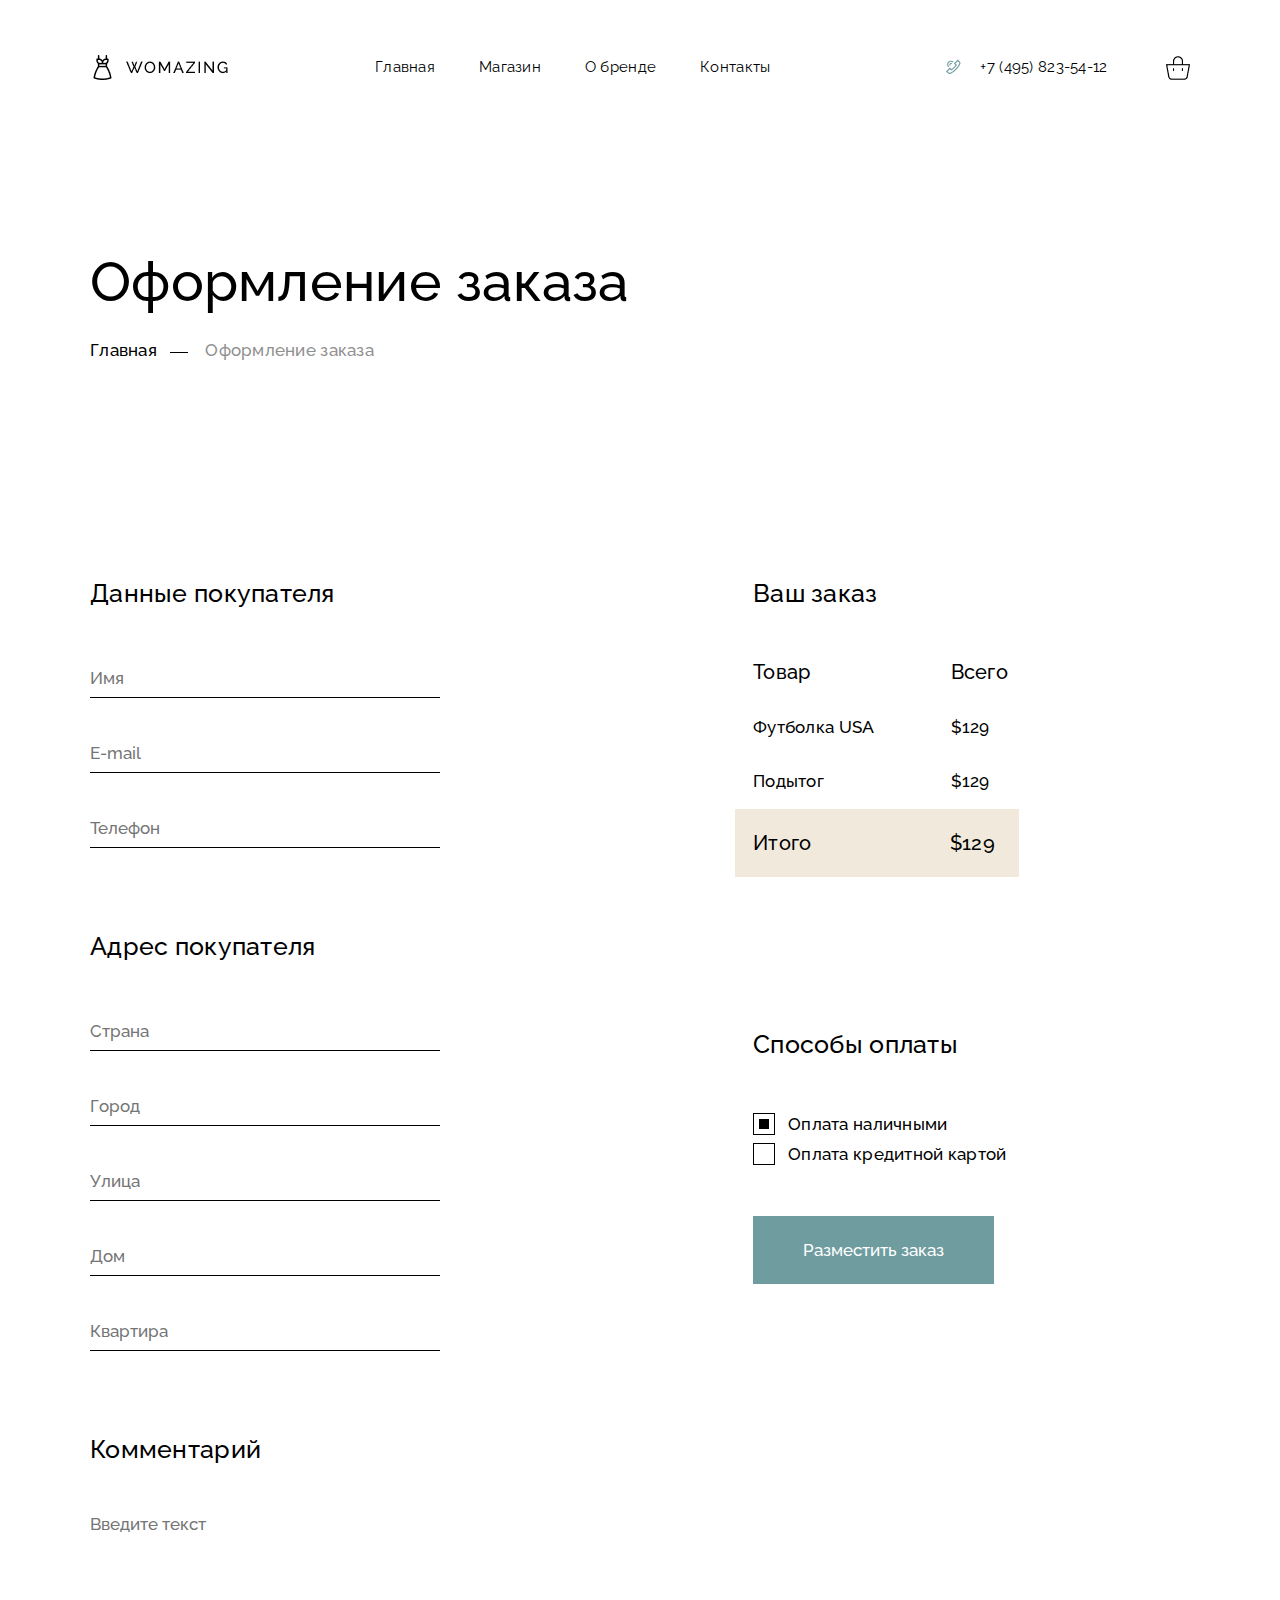
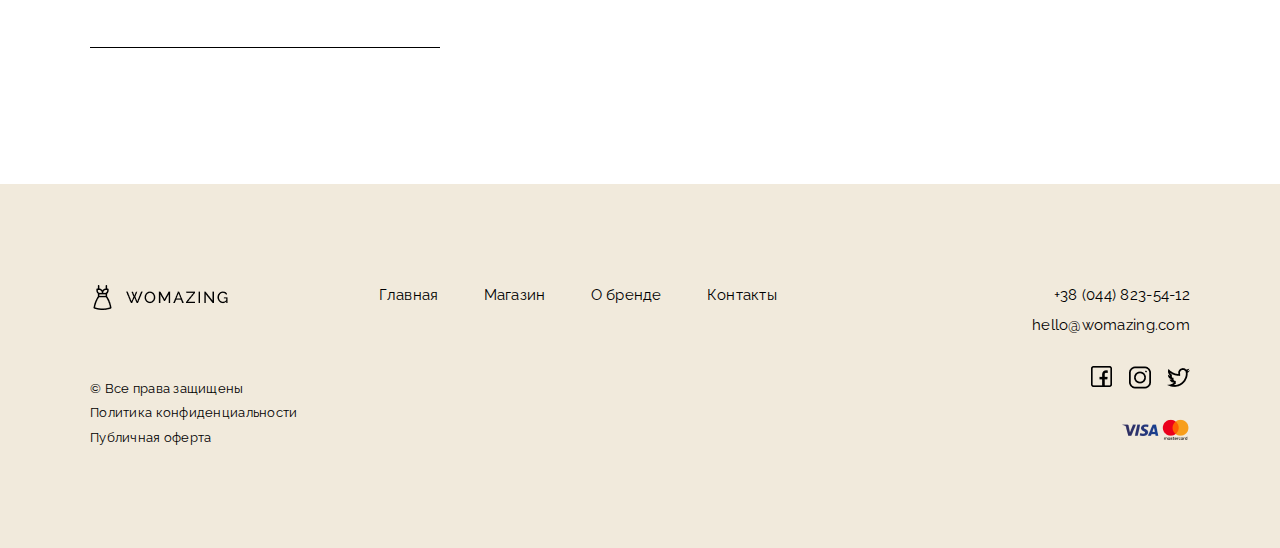
<file: checkout.html>
<!DOCTYPE html>
<html lang="en">
<head>
    <meta charset="UTF-8">
    <meta http-equiv="X-UA-Compatible" content="IE=edge">
    <meta name="viewport" content="width=device-width, initial-scale=1.0">
    <title>WOMAZING</title>
    <link rel="icon" type="image/png" href="image/favicon.png">

    <link rel="stylesheet" href="css/reset.css">
    <link rel="stylesheet" href="css/main.css">
    <link rel="preconnect" href="https://fonts.googleapis.com">
    <link rel="preconnect" href="https://fonts.gstatic.com" crossorigin>
    <link href="https://fonts.googleapis.com/css2?family=Raleway:wght@400;500;700;900&display=swap" rel="stylesheet">
    <link rel="stylesheet" href="https://cdn.jsdelivr.net/npm/swiper@8/swiper-bundle.min.css"/>
</head>
<body>
    <div id="modal">
        <div id="modal__overlay"></div>
        <div id="modal__wrapper">
            <div id="modal__wrapper-form">
                <img src="image/Close.png" id="modal__close" alt="btn-close">
                <h3 class="modal__title title__h3">Заказать обратный звонок</h3>
                <form action="mail.php" class="form js-form" method="get" id="form-modal">
                    <input type="text" class="modal__form-input subtitle margin" name="name" placeholder="Имя" id="last-name" required>
                    <input type="email" class="modal__form-input subtitle margin" name="email" placeholder="E-mail" id="email" required>
                    <input type="tel" class="modal__form-input subtitle margin" name="tel" placeholder="Телефон" id="tel" required>
                    <button type="submit" class="button-submit btn subtitle margin" data-submit>Заказать звонок</button>
                </form>
            </div>
            <div id="message-for-user">
                <h3 class="modal__title title__h3">Отлично! Мы скоро вам перезвоним.</h3>
                <button type="submit" class="button-close-messange subtitle"> Закрыть</button>
            </div>
        </div>
    </div>

    <header id="header">
        <div class="container">
            <div class="wrapper__header">
                <a href="#" class="header__logo">
                    <img src="image/logo.png" alt="logo">
                </a>
                <nav class="nav">
                    <ul class="nav__list">
                        <li class="nav__item ">
                            <a href="index.html" class="nav__link">Главная</a>
                        </li>
                        <li class="nav__item">
                            <a href="shop.html" class="nav__link">Магазин</a>
                        </li>
                        <li class="nav__item">
                            <a href="about_brand.html" class="nav__link">О бренде</a>
                        </li>
                        <li class="nav__item">
                            <a href="contacts.html" class="nav__link">Контакты</a>
                        </li>
                    </ul>
                </nav>
                <div class="header__contact">
                    <button href="#" class="header__call-order">
                        <svg class="header__call-image" width="27" height="27" viewBox="0 0 27 27" fill="#000000" xmlns="http://www.w3.org/2000/svg">
                            <g clip-path="url(#clip0_18947_425)">
                                <path d="M8.25241 7.81643C6.75058 9.31823 6.75058 11.7618 8.25238 13.2636L9.05007 12.4659C7.98816 11.404 7.98814 9.67613 9.0501 8.61417C10.112 7.55224 11.8399 7.55224 12.9018 8.61414L13.6995 7.81646C12.1978 6.31463 9.75418 6.31466 8.25241 7.81643Z" fill="#6E9C9F"/>
                                <path d="M9.84127 9.39119C9.2091 10.0234 9.20907 11.052 9.84124 11.6842L10.639 10.8865C10.5458 10.7934 10.4945 10.6695 10.4945 10.5377C10.4945 10.406 10.5458 10.2821 10.639 10.1889C10.7322 10.0958 10.856 10.0444 10.9878 10.0444C11.1195 10.0444 11.2434 10.0958 11.3366 10.1889L12.1343 9.39122C11.5021 8.75902 10.4734 8.75902 9.84127 9.39119Z" fill="#6E9C9F"/>
                                <path d="M19.7483 7.43513L17.8551 5.54848L13.9234 9.47367L15.4476 11.0478C15.1921 11.5013 14.6379 12.3699 13.6933 13.3145C12.7487 14.2592 11.8737 14.8197 11.4159 15.0792L9.87261 13.5556L6.00226 17.4029L7.8851 19.2983C8.60485 20.0181 9.69998 20.2046 10.6102 19.7625C11.9992 19.0879 14.0955 17.8431 16.1943 15.7443C18.2931 13.6455 19.5379 11.5492 20.2125 10.1602C20.3723 9.83109 20.45 9.47787 20.45 9.12692C20.45 8.5072 20.2078 7.89464 19.7483 7.43513ZM19.1977 9.66732C18.5609 10.9785 17.3845 12.9587 15.3966 14.9466C13.4087 16.9345 11.4285 18.1109 10.1174 18.7477C9.63935 18.9799 9.06287 18.8806 8.6842 18.5019L7.59746 17.4079L9.87543 15.1436L11.1901 16.4415L11.5419 16.2849C11.5991 16.2595 12.9595 15.6438 14.4912 14.1121C16.0239 12.5795 16.6267 11.2305 16.6515 11.1739L16.8041 10.8268L15.5068 9.48705L17.8559 7.14178L18.9512 8.23327C19.3307 8.6133 19.4298 9.18952 19.1977 9.66732Z" fill="#6E9C9F"/>
                            </g>
                            <defs>
                                <clipPath id="clip0_18947_425">
                                    <rect width="17" height="17" fill="white" transform="translate(6 3)"/>
                                </clipPath>
                            </defs>
                        </svg>
                    </button>
                    <a href="tel:+74958235412">+7 (495) 823-54-12</a>
                </div>
                <a href="cart.html" class="header__bags">
                    <img src="image/bags.png" alt="image-bags">
                </a>
                <div class="header__burger"><span></span></div>
            </div>
        </div>
    </header>
    <main id="main">
        <section class="checkout">
            <div class="container">
                <h1 class="shop__title title__h1">Оформление заказа</h1>
                <div class="shop__breadcrumb">
                    <ul class="breadcrumb__list breadcrumb">
                        <li class="breadcrumb__item ">
                            <a href="#" class="breadcrumb__link  subtitle">Главная</a>
                        </li>
                        <li class="breadcrumb__item">
                            <span class="breadcrumb__link active subtitle">Оформление заказа</span>
        
                        </li>
                    </ul>
                </div>
                <form action="mail.php" class="checkout__form form js-form" method="get" id="form-modal-contacts">
                    <div class="checkout__items">
                        <div class="checkout__item">
                            <div class="checkout__item-wrapper">
                                <h3 class="title__h3">Данные покупателя</h3>
                                <input type="text" class="modal__form-input subtitle " name="name" placeholder="Имя" id="last-name" required>
                                <input type="email" class="modal__form-input subtitle margin" name="email" placeholder="E-mail" id="email" required>
                                <input type="tel" class="modal__form-input subtitle margin" name="tel" placeholder="Телефон" id="tel" required>

                            </div>
                            <div class="checkout__item-wrapper">
                                <h3 class=" title__h3">Адрес покупателя</h3>
                                <input type="text" class="modal__form-input subtitle " name="country" placeholder="Страна" id="country" required>
                                <input type="text" class="modal__form-input subtitle margin" name="city" placeholder="Город" id="city" required>
                                <input type="text" class="modal__form-input subtitle margin" name="street" placeholder="Улица" id="street" required>
                                <input type="text" class="modal__form-input subtitle margin" name="number-house" placeholder="Дом" id="number-house" required>
                                <input type="text" class="modal__form-input subtitle margin" name="number-flat" placeholder="Квартира" id="number-flat">

                            </div>
                            <div class="checkout__item-wrapper">
                                <h3 class="title__h3">Комментарий</h3>
                                <textarea name="textarea" id=""  class="contacts__form-textarea subtitle" placeholder="Введите текст"></textarea>
                            </div>
                        </div>
                        <div class="checkout__item">
                            <div class="checkout__item-wrapper">
                                <h3 class="title__h3">Ваш заказ</h3>
                                <div class="checkout__item-colums">
                                    <div class="checkout__item-colum">
                                        <p class="title__h4">Товар</p>
                                        <p class="subtitle">Футболка USA</p>
                                        <p class="subtitle">Подытог</p>
                                    </div>
                                    <div class="checkout__item-colum">
                                        <p class="title__h4">Всего</p>
                                        <p class="subtitle">$129</p>
                                        <p class="subtitle">$129</p>
                                    </div>
                                </div>
                                <div class="checkout__item-result title__h4">
                                    <span>Итого</span>
                                    <span>$129</span>
                                </div>
                                <h3 class="chekout__item-title title__h3">Способы оплаты</h3>
                                <div class="checkout__payment">
                                    <input type="radio" name="payment" id="cash" checked>
                                    <label for="cash" class="subtitle">Оплата наличными</label>
                                </div>
                                <div class="checkout__payment">
                                    <input type="radio" name="payment" id="cashless">
                                    <label for="cashless" class="subtitle">Оплата кредитной картой</label>
                                </div>
                                <button type="submit" class="checkout__btn btn subtitle">Разместить заказ</button>
                            
                            </div>
                                
                    </div>
                </form>


    
            </main>
            <footer id="footer">
                <div class="container">
                    <div class="footer__items">
                        <div class="footer__item">
                            <a href="#">
                                <img src="image/logo.png" alt="logo">
                            </a>
                            <ul class="protection-list">
                                <li class="protection-item">© Все права защищены</li>
                                <li class="protection-item"><a href="#">Политика конфиденциальности</a></li>
                                <li class="protection-item"><a href="#">Публичная оферта</a></li>
                            </ul>
                        </div>
                        <nav class="footer-nav">
                            <ul class="footer-nav__list">
                                <li class="footer-nav__item ">
                                    <a href="index.html" class="footer-nav__link">Главная</a></li>
                                <li class="footer-nav__item ">
                                    <a href="shop.html" class="footer-nav__link">Магазин</a>
                                    <ul class="footer-nav__shop">
                                        <li class="footer-nav__shop-ltem">
                                            <a href="shop.html" class="footer-nav__shop-link">Пальто</a>
                                        </li>
                                        <li class="footer-nav__shop-ltem">
                                            <a href="shop.html" class="footer-nav__shop-link">Свитшоты</a>
                                        </li>
                                        <li class="footer-nav__shop-ltem">
                                            <a href="shop.html" class="footer-nav__shop-link">Кардиганы</a>
                                        </li>
                                        <li class="footer-nav__shop-ltem">
                                            <a href="shop.html" class="footer-nav__shop-link">Толстовки</a>
                                        </li>
                                    </ul>
                                </li>
                                <li class="footer-nav__item">
                                    <a href="about_brand.html" class="footer-nav__link">О бренде</a></li>
                                <li class="footer-nav__item">
                                    <a href="contacts.html" class="footer-nav__link">Контакты</a></li>
                            </ul>
                        </nav>
                        <div class="footer__contacts">
                            <div class="footer__contact">
                                <a href="tel:+380448235412">+38 (044) 823-54-12</a>
                                <a href="mailto:hello@womazing.com">hello@womazing.com</a></div>
                           
                            <div class="footer__network">
                                <!--noindex-->
                                <a class="footer__network-link" href="[https://www.facebook.com](https://www.facebook.com/)"
                                 rel="nofollow nopener noreferrer" target="_blank">
                                 <img src="image/footer/facebook.png" alt="facebook"></a>
                                <!--noindex-->
                                <!--noindex-->
                                <a class="footer__network-link" href="[https://www.instagram.com](https://www.instagram.com/)"
                                 rel="nofollow nopener noreferrer" target="_blank">
                                 <img src="image/footer/instagram.png" alt="instagram"></a>
                                <!--noindex-->
                                <!--noindex-->
                                <a class="footer__network-link" href="[https://www.twitter.com](https://www.twitter.com/)"
                                 rel="nofollow nopener noreferrer" target="_blank">
                                 <img src="image/footer/twitter.png" alt="twitter"></a>
                                <!--noindex-->
                            </div>
                            <img src="image/footer/visa-mastercard.png" alt="card">
                        </div>
                    </div>
                </div>
        
            </footer>
            <script src="https://cdn.jsdelivr.net/npm/swiper@8/swiper-bundle.min.js"></script>
            <script src="js/jquery-3.5.1.min.js"></script>
            <script src="js/jquery.validate.min.js"></script>
            <script src="js/form.js"></script>
            <script src="js/main.js"></script>
            
        
        </body>
        </html>
</file>
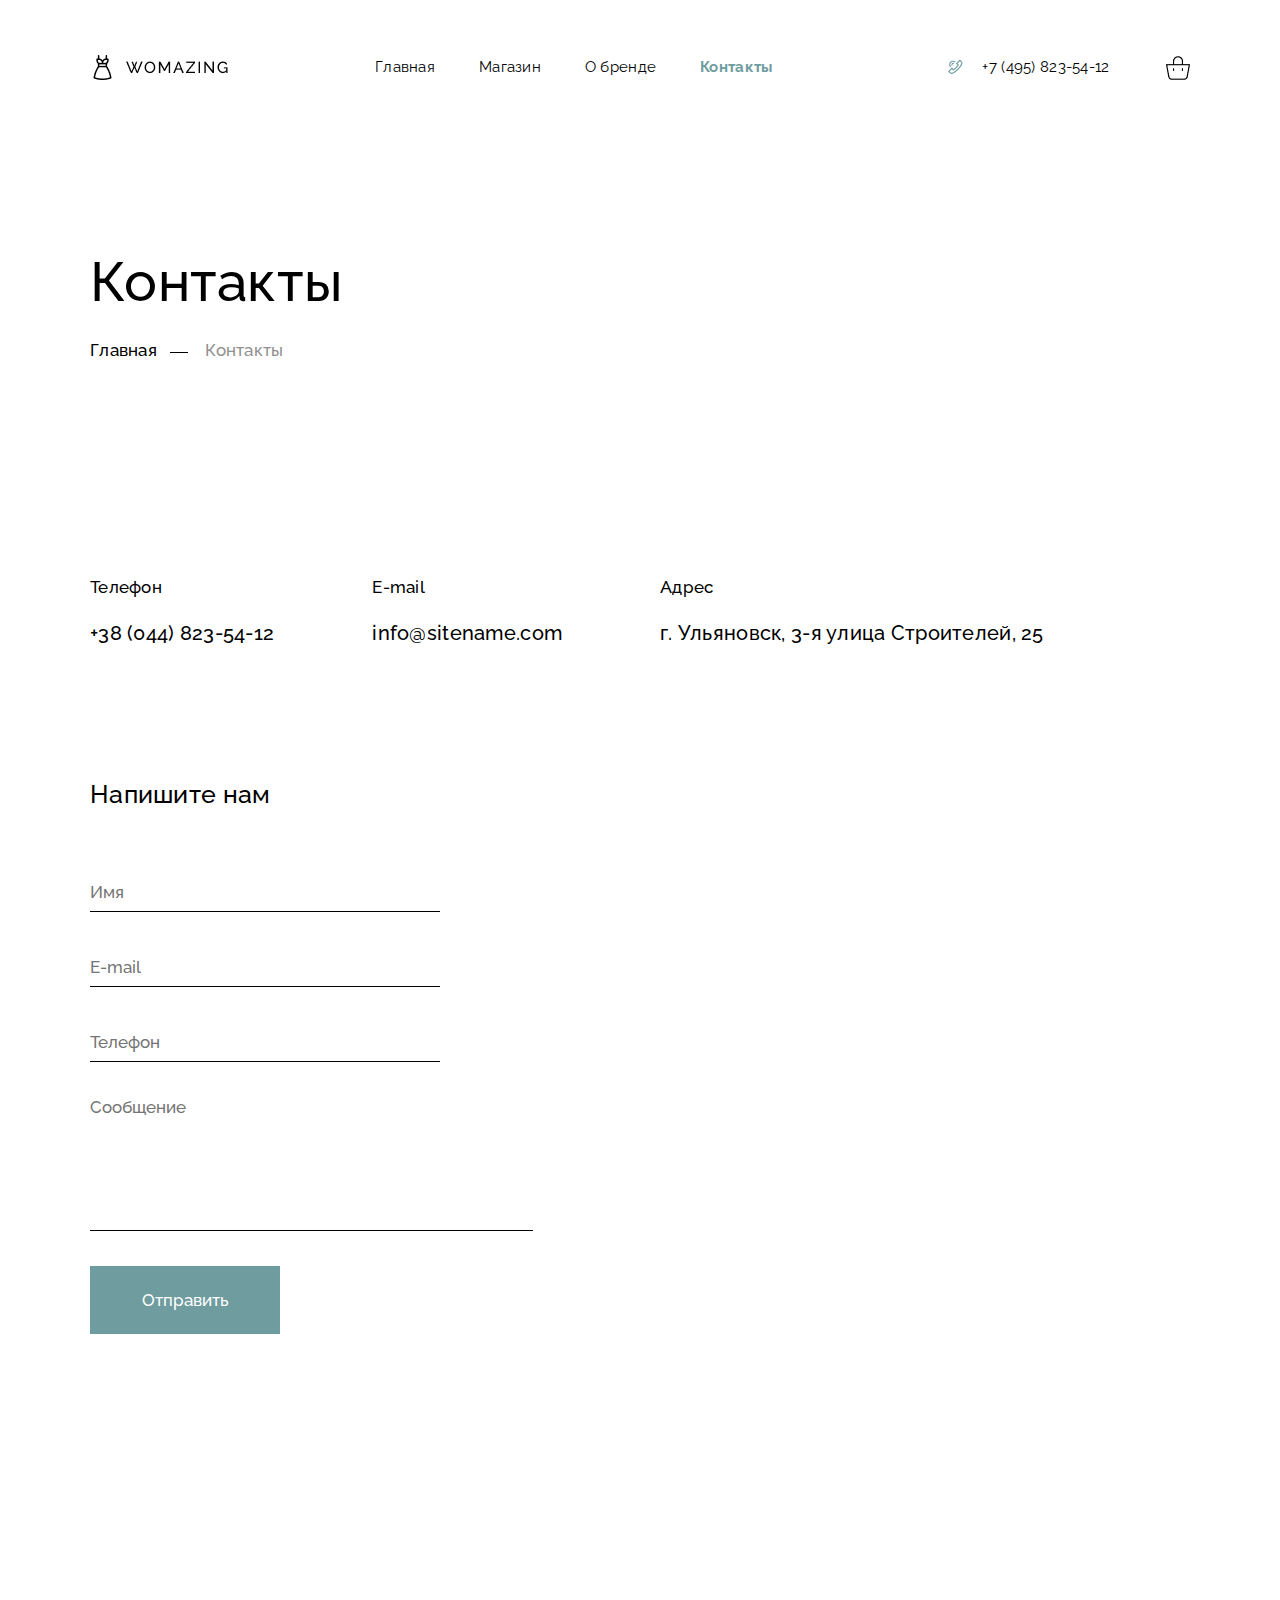
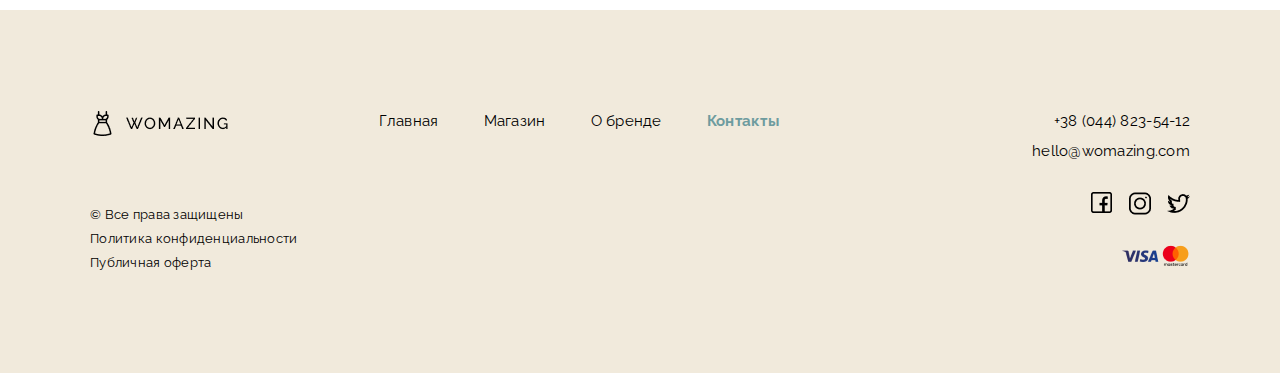
<file: contacts.html>
<!DOCTYPE html>
<html lang="en">
<head>
    <meta charset="UTF-8">
    <meta http-equiv="X-UA-Compatible" content="IE=edge">
    <meta name="viewport" content="width=device-width, initial-scale=1.0">
    <title>WOMAZING</title>
    <link rel="icon" type="image/png" href="image/favicon.png">

    <link rel="stylesheet" href="css/reset.css">
    <link rel="stylesheet" href="css/main.css">
    <link rel="preconnect" href="https://fonts.googleapis.com">
    <link rel="preconnect" href="https://fonts.gstatic.com" crossorigin>
    <link href="https://fonts.googleapis.com/css2?family=Raleway:wght@400;500;700;900&display=swap" rel="stylesheet">
    <link rel="stylesheet" href="https://cdn.jsdelivr.net/npm/swiper@8/swiper-bundle.min.css"/>
</head>
<body>
    <div id="modal">
        <div id="modal__overlay"></div>
        <div id="modal__wrapper">
            <div id="modal__wrapper-form">
                <img src="image/Close.png" id="modal__close" alt="btn-close">
                <h3 class="modal__title title__h3">Заказать обратный звонок</h3>
                <form action="mail.php" class="form js-form" method="get" id="form-modal">
                    <input type="text" class="modal__form-input subtitle margin" name="name" placeholder="Имя" id="last-name" required>
                    <input type="email" class="modal__form-input subtitle margin" name="email" placeholder="E-mail" id="email" required>
                    <input type="tel" class="modal__form-input subtitle margin" name="tel" placeholder="Телефон" id="tel" required>
                    <button type="submit" class="button-submit btn subtitle margin" data-submit>Заказать звонок</button>
                </form>
            </div>
            <div id="message-for-user">
                <h3 class="modal__title title__h3">Отлично! Мы скоро вам перезвоним.</h3>
                <button type="submit" class="button-close-messange subtitle"> Закрыть</button>
            </div>
        </div>
    </div>

    <header id="header">
        <div class="container">
            <div class="wrapper__header">
                <a href="#" class="header__logo">
                    <img src="image/logo.png" alt="logo">
                </a>
                <nav class="nav">
                    <ul class="nav__list">
                        <li class="nav__item ">
                            <a href="index.html" class="nav__link">Главная</a>
                        </li>
                        <li class="nav__item">
                            <a href="shop.html" class="nav__link">Магазин</a>
                        </li>
                        <li class="nav__item">
                            <a href="about_brand.html" class="nav__link">О бренде</a>
                        </li>
                        <li class="nav__item">
                            <a href="#" class="nav__link active">Контакты</a>
                        </li>
                    </ul>
                </nav>
                <div class="header__contact">
                    <button href="#" class="header__call-order">
                        <svg class="header__call-image" width="27" height="27" viewBox="0 0 27 27" fill="#000000" xmlns="http://www.w3.org/2000/svg">
                            <g clip-path="url(#clip0_18947_425)">
                                <path d="M8.25241 7.81643C6.75058 9.31823 6.75058 11.7618 8.25238 13.2636L9.05007 12.4659C7.98816 11.404 7.98814 9.67613 9.0501 8.61417C10.112 7.55224 11.8399 7.55224 12.9018 8.61414L13.6995 7.81646C12.1978 6.31463 9.75418 6.31466 8.25241 7.81643Z" fill="#6E9C9F"/>
                                <path d="M9.84127 9.39119C9.2091 10.0234 9.20907 11.052 9.84124 11.6842L10.639 10.8865C10.5458 10.7934 10.4945 10.6695 10.4945 10.5377C10.4945 10.406 10.5458 10.2821 10.639 10.1889C10.7322 10.0958 10.856 10.0444 10.9878 10.0444C11.1195 10.0444 11.2434 10.0958 11.3366 10.1889L12.1343 9.39122C11.5021 8.75902 10.4734 8.75902 9.84127 9.39119Z" fill="#6E9C9F"/>
                                <path d="M19.7483 7.43513L17.8551 5.54848L13.9234 9.47367L15.4476 11.0478C15.1921 11.5013 14.6379 12.3699 13.6933 13.3145C12.7487 14.2592 11.8737 14.8197 11.4159 15.0792L9.87261 13.5556L6.00226 17.4029L7.8851 19.2983C8.60485 20.0181 9.69998 20.2046 10.6102 19.7625C11.9992 19.0879 14.0955 17.8431 16.1943 15.7443C18.2931 13.6455 19.5379 11.5492 20.2125 10.1602C20.3723 9.83109 20.45 9.47787 20.45 9.12692C20.45 8.5072 20.2078 7.89464 19.7483 7.43513ZM19.1977 9.66732C18.5609 10.9785 17.3845 12.9587 15.3966 14.9466C13.4087 16.9345 11.4285 18.1109 10.1174 18.7477C9.63935 18.9799 9.06287 18.8806 8.6842 18.5019L7.59746 17.4079L9.87543 15.1436L11.1901 16.4415L11.5419 16.2849C11.5991 16.2595 12.9595 15.6438 14.4912 14.1121C16.0239 12.5795 16.6267 11.2305 16.6515 11.1739L16.8041 10.8268L15.5068 9.48705L17.8559 7.14178L18.9512 8.23327C19.3307 8.6133 19.4298 9.18952 19.1977 9.66732Z" fill="#6E9C9F"/>
                            </g>
                            <defs>
                                <clipPath id="clip0_18947_425">
                                    <rect width="17" height="17" fill="white" transform="translate(6 3)"/>
                                </clipPath>
                            </defs>
                        </svg>
                    </button>
                    <a href="tel:+74958235412">+7 (495) 823-54-12</a>
                </div>
                <a href="cart.html" class="header__bags">
                    <img src="image/bags.png" alt="image-bags">
                </a>
                <div class="header__burger"><span></span></div>
            </div>
        </div>
    </header>
    <main id="main">

    <section class="contacts">
        <div class="container">
            <h1 class="shop__title title__h1">Контакты</h1>
                <div class="shop__breadcrumb">
                    <ul class="breadcrumb__list breadcrumb">
                        <li class="breadcrumb__item ">
                            <a href="#" class="breadcrumb__link  subtitle">Главная</a>
                        </li>
                        <li class="breadcrumb__item">
                            <span class="breadcrumb__link active subtitle">Контакты</span>
                        </li>
                    </ul>
                </div>
                <div id="contacts__map">
                    <script type="text/javascript" charset="utf-8" async 
                    src="https://api-maps.yandex.ru/services/constructor/1.0/js/?um=constructor%3A18cf739d45c7841fcb3c19cff4005835244d2dd09d3d613c9175ded7a8c10db2&amp;width=1109&amp;height=476&amp;lang=ru_RU&amp;scroll=true"></script>
                </div>
                <div class="contacts__info">
                    <ul class="contacts__info-list">
                        <li class="contacts__info-item">
                            <p class="contacts__info-subtitle subtitle">Телефон</p>
                            <a class="contacts__info-link title__h4" href="tel:+380448235412">+38 (044) 823-54-12</a>
                        </li>
                        <li class="contacts__info-item">
                            <p class="contacts__info-subtitle subtitle">E-mail</p>
                            <a class="contacts__info-link title__h4" href="mailto:info@sitename.com">info@sitename.com</a>
                        </li>
                        <li class="contacts__info-item">
                            <p class="contacts__info-subtitle subtitle">Адрес</p>
                            <a class="contacts__info-link title__h4" href="#">г. Ульяновск, 3-я улица Строителей, 25</a>
                        </li>
                    </ul>
                </div>
                <form action="mail.php" class="contacts__form form js-form" method="get" id="form-modal-contacts">
                    <h3 class="contacts__form-title title__h3">Напишите нам</h3>
                    <input type="text" class="modal__form-input subtitle" name="name" placeholder="Имя" id="last-name" required>
                    <input type="email" class="modal__form-input subtitle margin" name="email" placeholder="E-mail" id="email" required>
                    <input type="tel" class="modal__form-input subtitle margin" name="tel" placeholder="Телефон" id="tel" required>
                    <textarea name="textarea" id=""  class="contacts__form-textarea subtitle margin" placeholder="Сообщение"></textarea>
                    <button type="submit" class="contacts__button-submit btn subtitle margin" data-submit>Отправить</button>
                    <div class="contacts__form-answer subtitle">Сообщение успешно отправлено</div>
                </form>
                
        </div>
    </section>


    </main>
    <footer id="footer">
        <div class="container">
            <div class="footer__items">
                <div class="footer__item">
                    <a href="#">
                        <img src="image/logo.png" alt="logo">
                    </a>
                    <ul class="protection-list">
                        <li class="protection-item">© Все права защищены</li>
                        <li class="protection-item"><a href="#">Политика конфиденциальности</a></li>
                        <li class="protection-item"><a href="#">Публичная оферта</a></li>
                    </ul>
                </div>
                <nav class="footer-nav">
                    <ul class="footer-nav__list">
                        <li class="footer-nav__item ">
                            <a href="index.html" class="footer-nav__link">Главная</a></li>
                        <li class="footer-nav__item ">
                            <a href="shop.html" class="footer-nav__link">Магазин</a>
                            <ul class="footer-nav__shop">
                                <li class="footer-nav__shop-ltem">
                                    <a href="shop.html" class="footer-nav__shop-link">Пальто</a>
                                </li>
                                <li class="footer-nav__shop-ltem">
                                    <a href="shop.html" class="footer-nav__shop-link">Свитшоты</a>
                                </li>
                                <li class="footer-nav__shop-ltem">
                                    <a href="shop.html" class="footer-nav__shop-link">Кардиганы</a>
                                </li>
                                <li class="footer-nav__shop-ltem">
                                    <a href="shop.html" class="footer-nav__shop-link">Толстовки</a>
                                </li>
                            </ul>
                        </li>
                        <li class="footer-nav__item">
                            <a href="about_brand.html" class="footer-nav__link">О бренде</a></li>
                        <li class="footer-nav__item">
                            <a href="#" class="footer-nav__link active">Контакты</a></li>
                    </ul>
                </nav>
                <div class="footer__contacts">
                    <div class="footer__contact">
                        <a href="tel:+380448235412">+38 (044) 823-54-12</a>
                        <a href="mailto:hello@womazing.com">hello@womazing.com</a></div>
                   
                    <div class="footer__network">
                        <!--noindex-->
                        <a class="footer__network-link" href="[https://www.facebook.com](https://www.facebook.com/)"
                         rel="nofollow nopener noreferrer" target="_blank">
                         <img src="image/footer/facebook.png" alt="facebook"></a>
                        <!--noindex-->
                        <!--noindex-->
                        <a class="footer__network-link" href="[https://www.instagram.com](https://www.instagram.com/)"
                         rel="nofollow nopener noreferrer" target="_blank">
                         <img src="image/footer/instagram.png" alt="instagram"></a>
                        <!--noindex-->
                        <!--noindex-->
                        <a class="footer__network-link" href="[https://www.twitter.com](https://www.twitter.com/)"
                         rel="nofollow nopener noreferrer" target="_blank">
                         <img src="image/footer/twitter.png" alt="twitter"></a>
                        <!--noindex-->
                    </div>
                    <img src="image/footer/visa-mastercard.png" alt="card">
                </div>
            </div>
        </div>

    </footer>
    <script src="https://cdn.jsdelivr.net/npm/swiper@8/swiper-bundle.min.js"></script>
    <script src="js/jquery-3.5.1.min.js"></script>
    <script src="js/jquery.validate.min.js"></script>
    <script src="js/form.js"></script>
    <script src="js/main.js"></script>
    

</body>
</html>
</file>
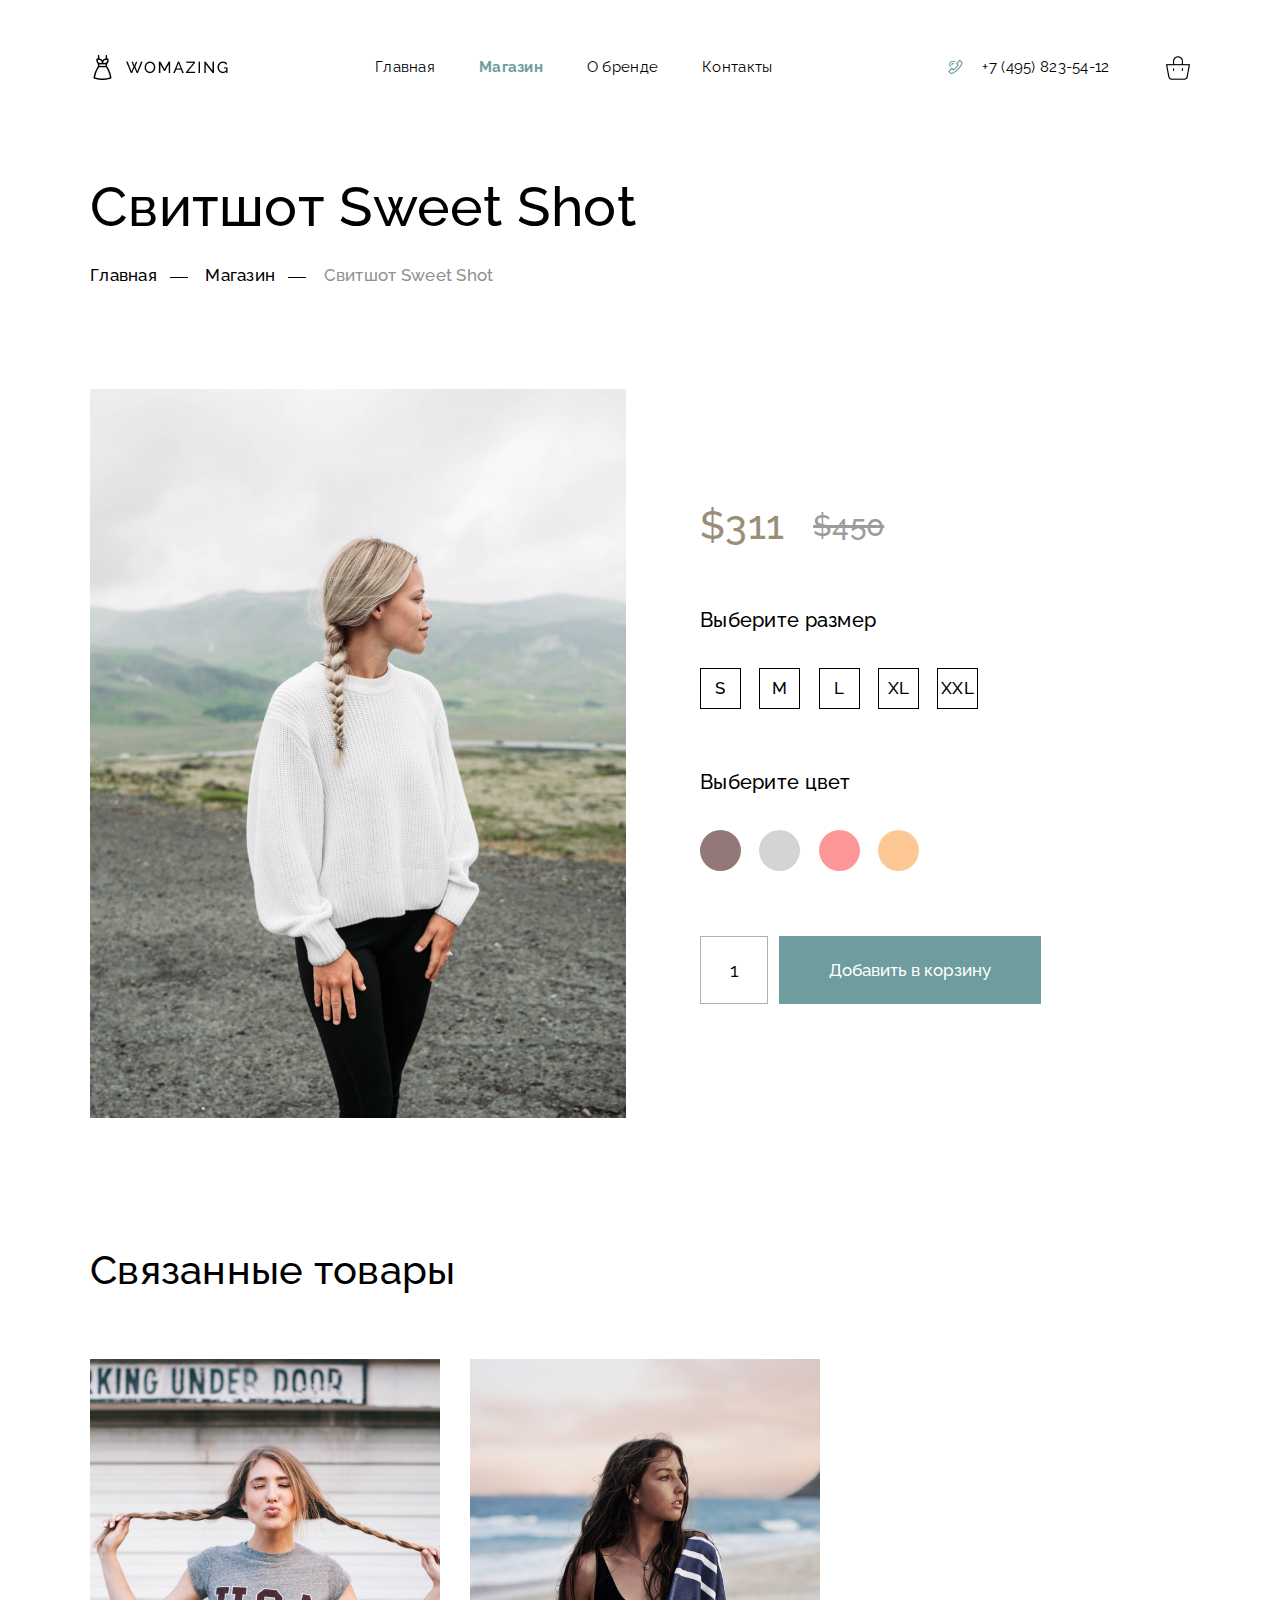
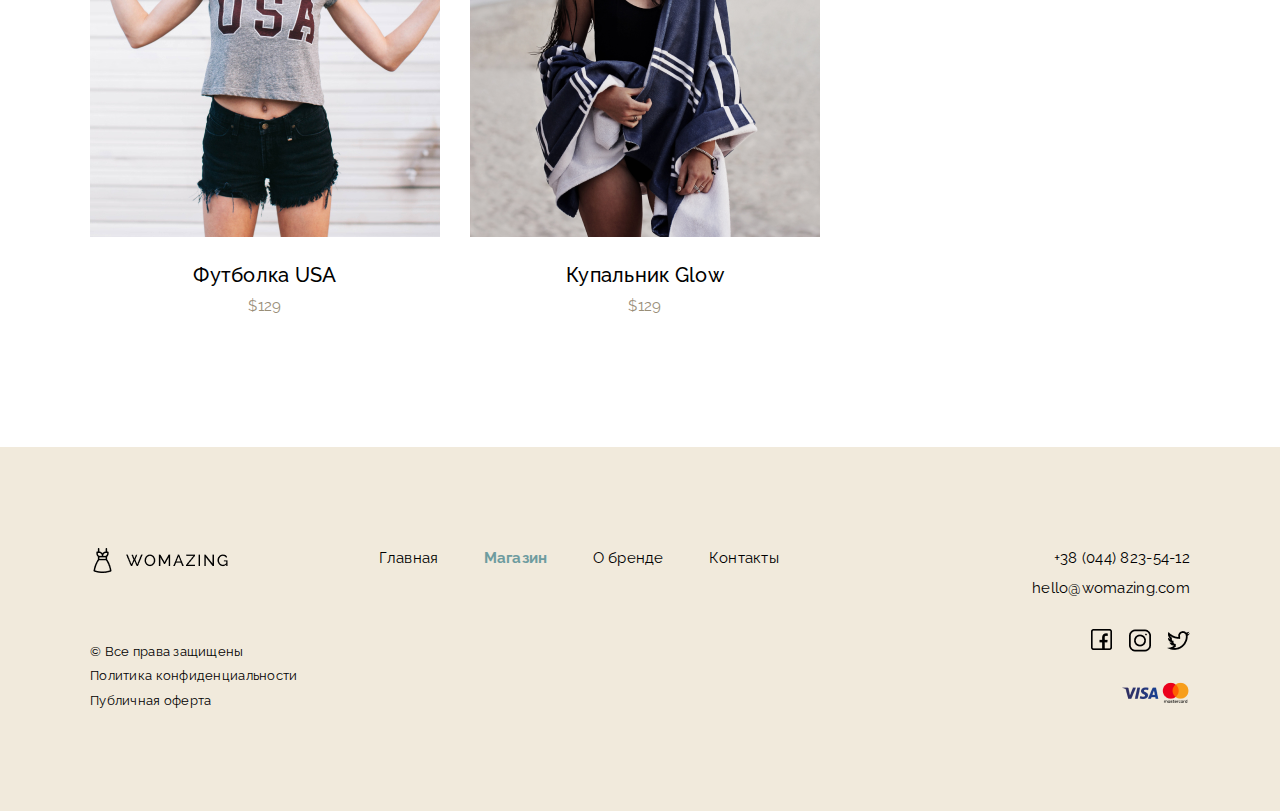
<file: product_details.html>
<!DOCTYPE html>
<html lang="en">
<head>
    <meta charset="UTF-8">
    <meta http-equiv="X-UA-Compatible" content="IE=edge">
    <meta name="viewport" content="width=device-width, initial-scale=1.0">
    <title>WOMAZING</title>
    <link rel="icon" type="image/png" href="image/favicon.png">

    <link rel="stylesheet" href="css/reset.css">
    <link rel="stylesheet" href="css/main.css">
    <link rel="preconnect" href="https://fonts.googleapis.com">
    <link rel="preconnect" href="https://fonts.gstatic.com" crossorigin>
    <link href="https://fonts.googleapis.com/css2?family=Raleway:wght@400;500;700;900&display=swap" rel="stylesheet">
    <link rel="stylesheet" href="https://cdn.jsdelivr.net/npm/swiper@8/swiper-bundle.min.css"/>
</head>
<body>
    <div id="modal">
        <div id="modal__overlay"></div>
        <div id="modal__wrapper">
            <div id="modal__wrapper-form">
                <img src="image/Close.png" id="modal__close" alt="btn-close">
                <h3 class="modal__title title__h3">Заказать обратный звонок</h3>
                <form action="mail.php" class="form js-form" method="get" id="form-modal">
                    <input type="text" class="modal__form-input subtitle margin" name="name" placeholder="Имя" id="last-name" required>
                    <input type="email" class="modal__form-input subtitle margin" name="email" placeholder="E-mail" id="email" required>
                    <input type="tel" class="modal__form-input subtitle margin" name="tel" placeholder="Телефон" id="tel" required>
                    <button type="submit" class="button-submit btn subtitle margin" data-submit>Заказать звонок</button>
                </form>
            </div>
            <div id="message-for-user">
                <h3 class="modal__title title__h3">Отлично! Мы скоро вам перезвоним.</h3>
                <button type="submit" class="button-close-messange subtitle"> Закрыть</button>
            </div>
        </div>
    </div>

    <header id="header">
        <div class="container">
            <div class="wrapper__header">
                <a href="#" class="header__logo">
                    <img src="image/logo.png" alt="logo">
                </a>
                <nav class="nav">
                    <ul class="nav__list">
                        <li class="nav__item ">
                            <a href="index.html" class="nav__link">Главная</a>
                        </li>
                        <li class="nav__item">
                            <a href="#" class="nav__link active">Магазин</a>
                        </li>
                        <li class="nav__item">
                            <a href="about_brand.html" class="nav__link">О бренде</a>
                        </li>
                        <li class="nav__item">
                            <a href="contacts.html" class="nav__link">Контакты</a>
                        </li>
                    </ul>
                </nav>
                <div class="header__contact">
                    <button href="#" class="header__call-order">
                        <svg class="header__call-image" width="27" height="27" viewBox="0 0 27 27" fill="#000000" xmlns="http://www.w3.org/2000/svg">
                            <g clip-path="url(#clip0_18947_425)">
                                <path d="M8.25241 7.81643C6.75058 9.31823 6.75058 11.7618 8.25238 13.2636L9.05007 12.4659C7.98816 11.404 7.98814 9.67613 9.0501 8.61417C10.112 7.55224 11.8399 7.55224 12.9018 8.61414L13.6995 7.81646C12.1978 6.31463 9.75418 6.31466 8.25241 7.81643Z" fill="#6E9C9F"/>
                                <path d="M9.84127 9.39119C9.2091 10.0234 9.20907 11.052 9.84124 11.6842L10.639 10.8865C10.5458 10.7934 10.4945 10.6695 10.4945 10.5377C10.4945 10.406 10.5458 10.2821 10.639 10.1889C10.7322 10.0958 10.856 10.0444 10.9878 10.0444C11.1195 10.0444 11.2434 10.0958 11.3366 10.1889L12.1343 9.39122C11.5021 8.75902 10.4734 8.75902 9.84127 9.39119Z" fill="#6E9C9F"/>
                                <path d="M19.7483 7.43513L17.8551 5.54848L13.9234 9.47367L15.4476 11.0478C15.1921 11.5013 14.6379 12.3699 13.6933 13.3145C12.7487 14.2592 11.8737 14.8197 11.4159 15.0792L9.87261 13.5556L6.00226 17.4029L7.8851 19.2983C8.60485 20.0181 9.69998 20.2046 10.6102 19.7625C11.9992 19.0879 14.0955 17.8431 16.1943 15.7443C18.2931 13.6455 19.5379 11.5492 20.2125 10.1602C20.3723 9.83109 20.45 9.47787 20.45 9.12692C20.45 8.5072 20.2078 7.89464 19.7483 7.43513ZM19.1977 9.66732C18.5609 10.9785 17.3845 12.9587 15.3966 14.9466C13.4087 16.9345 11.4285 18.1109 10.1174 18.7477C9.63935 18.9799 9.06287 18.8806 8.6842 18.5019L7.59746 17.4079L9.87543 15.1436L11.1901 16.4415L11.5419 16.2849C11.5991 16.2595 12.9595 15.6438 14.4912 14.1121C16.0239 12.5795 16.6267 11.2305 16.6515 11.1739L16.8041 10.8268L15.5068 9.48705L17.8559 7.14178L18.9512 8.23327C19.3307 8.6133 19.4298 9.18952 19.1977 9.66732Z" fill="#6E9C9F"/>
                            </g>
                            <defs>
                                <clipPath id="clip0_18947_425">
                                    <rect width="17" height="17" fill="white" transform="translate(6 3)"/>
                                </clipPath>
                            </defs>
                        </svg>
                    </button>
                    <a href="tel:+74958235412">+7 (495) 823-54-12</a>
                </div>
                <a href="cart.html" class="header__bags">
                    <img src="image/bags.png" alt="image-bags">
                </a>
                <div class="header__burger"><span></span></div>
            </div>
        </div>
    </header>
    <main id="main">
        <section class="product">
            <div class="container">
                <h1 class="product__title title__h1">Свитшот Sweet Shot</h1>
                <div class="product__breadcrumb">
                    <ul class="breadcrumb__list breadcrumb">
                        <li class="breadcrumb__item ">
                            <a href="index.html" class="breadcrumb__link  subtitle">Главная</a>
                        </li>
                        <li class="breadcrumb__item">
                            <a href="shop.html" class="breadcrumb__link  subtitle">Магазин</a>
                        </li>
                        <li class="breadcrumb__item">
                            <span class="breadcrumb__link active subtitle">Свитшот Sweet Shot</span>
                        </li>
                    </ul>
                </div>
                <div class="product__content">
                    <img class="product__content-image" src="image/product/product_photo_main.jpg" alt="photo">
                    <div class="product__content-info">
                        <div class="product__content-info-price">
                            <span class="new-collection__new-price title__h2">$311</span>
                            <span class="new-collection__old-price product__old-price">$450</span>
                        </div>
                        <h4 class="product__content-text title__h4">Выберите размер</h4>
                        <form action="#" class="product__parameter">
                            <div class="product__parameter-size">
                                <div class="form__btn-size">
                                    <input id="radio-size-1" type="radio" name="radio-size" >
                                    <label for="radio-size-1">S</label>
                                </div>
                                 
                                <div class="form__btn-size">
                                    <input id="radio-size-2" type="radio" name="radio-size">
                                    <label for="radio-size-2">M</label>
                                </div>
                                 
                                <div class="form__btn-size">
                                    <input id="radio-size-3" type="radio" name="radio-size">
                                    <label for="radio-size-3">L</label>
                                </div>
                                <div class="form__btn-size">
                                    <input id="radio-size-4" type="radio" name="radio-size">
                                    <label for="radio-size-4">XL</label>
                                </div>
                                 
                                <div class="form__btn-size">
                                    <input id="radio-size-5" type="radio" name="radio-size">
                                    <label for="radio-size-5">XXL</label>
                                </div>
                            </div>
                            <h4 class="product__content-text title__h4">Выберите цвет</h4>
                            <div class="product__parameter-color">
                                <div class="form__btn-color">
                                    <input id="radio-color-1" type="radio" name="radio-color">
                                    <label for="radio-color-1" class="color-1"></label>
                                </div>
                                <div class="form__btn-color">
                                    <input id="radio-color-2" type="radio" name="radio-color">
                                    <label for="radio-color-2" class="color-2"></label>
                                </div>
                                 
                                <div class="form__btn-color">
                                    <input id="radio-color-3" type="radio" name="radio-color">
                                    <label for="radio-color-3" class="color-3"></label>
                                </div>
                                <div class="form__btn-color">
                                    <input id="radio-color-4" type="radio" name="radio-color">
                                    <label for="radio-color-4" class="color-4"></label>
                                </div>
                            </div>
                            <div class="product__btn">
                                <input type="number" value="1" id="select-quantity">
                                <button type="button" class="product__parameter-btn btn subtitle">Добавить в корзину</button>
                            </div>                             
                        </form>
                    </div>
                </div>
            </div>
        </section>

        <section class="analogs">
            <div class="container">
                <h2 class="analogs__title title__h2">Связанные товары</h2>
            <div class="analogs__cards">
                <div class="analogs__card new-collection__card">
                    <div class="new-collection__image-wrapper">
                        <img src="image/new collection/new_collection_one.jpg" class="new-collection__image"  alt="photo new collection">
                        <div class="new-collection__image-overlay">
                            <a href="product_details.html" class="new-collection__link-card">
                                <img src="image/new collection/arrow_right.png" class="new-collection__arrow" alt="arrow righr">
                            </a>
                        </div>
                    </div>
                    <h4 class="new-collection__card-title title__h4">Футболка USA</h4>
                    <div class="new-collection__price">
                        <span class="new-collection__old-price"></span>
                        <span class="new-collection__new-price">$129</span>
                    </div>
                </div>
                <div class="analogs__card new-collection__card">
                    <div class="new-collection__image-wrapper">
                        <img src="image/new collection/new_collection_two.png" class="new-collection__image"  alt="photo new collection">
                        <div class="new-collection__image-overlay">
                            <a href="product_details.html" class="new-collection__link-card">
                                <img src="image/new collection/arrow_right.png" class="new-collection__arrow" alt="arrow righr">
                            </a>
                        </div>
                    </div>
                    <h4 class="new-collection__card-title title__h4">Купальник Glow</h4>
                    <div class="new-collection__price">
                        <span class="new-collection__old-price"></span>
                        <span class="new-collection__new-price">$129</span>
                    </div>
                </div>
            </div>
            </div>
        </section>


    
    </main>
    <footer id="footer">
        <div class="container">
            <div class="footer__items">
                <div class="footer__item">
                    <a href="#">
                        <img src="image/logo.png" alt="logo">
                    </a>
                    <ul class="protection-list">
                        <li class="protection-item">© Все права защищены</li>
                        <li class="protection-item"><a href="#">Политика конфиденциальности</a></li>
                        <li class="protection-item"><a href="#">Публичная оферта</a></li>
                    </ul>
                </div>
                <nav class="footer-nav">
                    <ul class="footer-nav__list">
                        <li class="footer-nav__item ">
                            <a href="#" class="footer-nav__link">Главная</a></li>
                        <li class="footer-nav__item ">
                            <a href="#" class="footer-nav__link active">Магазин</a>
                            <ul class="footer-nav__shop">
                                <li class="footer-nav__shop-ltem">
                                    <a href="shop.html" class="footer-nav__shop-link">Пальто</a>
                                </li>
                                <li class="footer-nav__shop-ltem">
                                    <a href="shop.html" class="footer-nav__shop-link">Свитшоты</a>
                                </li>
                                <li class="footer-nav__shop-ltem">
                                    <a href="shop.html" class="footer-nav__shop-link">Кардиганы</a>
                                </li>
                                <li class="footer-nav__shop-ltem">
                                    <a href="shop.html" class="footer-nav__shop-link">Толстовки</a>
                                </li>
                            </ul>
                        </li>
                        <li class="footer-nav__item">
                            <a href="#" class="footer-nav__link">О бренде</a></li>
                        <li class="footer-nav__item"><a href="#" class="footer-nav__link">Контакты</a></li>
                    </ul>
                </nav>
                <div class="footer__contacts">
                    <div class="footer__contact">
                        <a href="tel:+380448235412">+38 (044) 823-54-12</a>
                        <a href="mailto:hello@womazing.com">hello@womazing.com</a></div>
                   
                    <div class="footer__network">
                        <!--noindex-->
                        <a class="footer__network-link" href="[https://www.facebook.com](https://www.facebook.com/)"
                         rel="nofollow nopener noreferrer" target="_blank">
                         <img src="image/footer/facebook.png" alt="facebook"></a>
                        <!--noindex-->
                        <!--noindex-->
                        <a class="footer__network-link" href="[https://www.instagram.com](https://www.instagram.com/)"
                         rel="nofollow nopener noreferrer" target="_blank">
                         <img src="image/footer/instagram.png" alt="instagram"></a>
                        <!--noindex-->
                        <!--noindex-->
                        <a class="footer__network-link" href="[https://www.twitter.com](https://www.twitter.com/)"
                         rel="nofollow nopener noreferrer" target="_blank">
                         <img src="image/footer/twitter.png" alt="twitter"></a>
                        <!--noindex-->
                    </div>
                    <img src="image/footer/visa-mastercard.png" alt="card">
                </div>
            </div>
        </div>

    </footer>
    <script src="https://cdn.jsdelivr.net/npm/swiper@8/swiper-bundle.min.js"></script>
    <script src="js/jquery-3.5.1.min.js"></script>
    <script src="js/jquery.validate.min.js"></script>
    <script src="js/form.js"></script>
    <script src="js/main.js"></script>
    

</body>
</html>
</file>
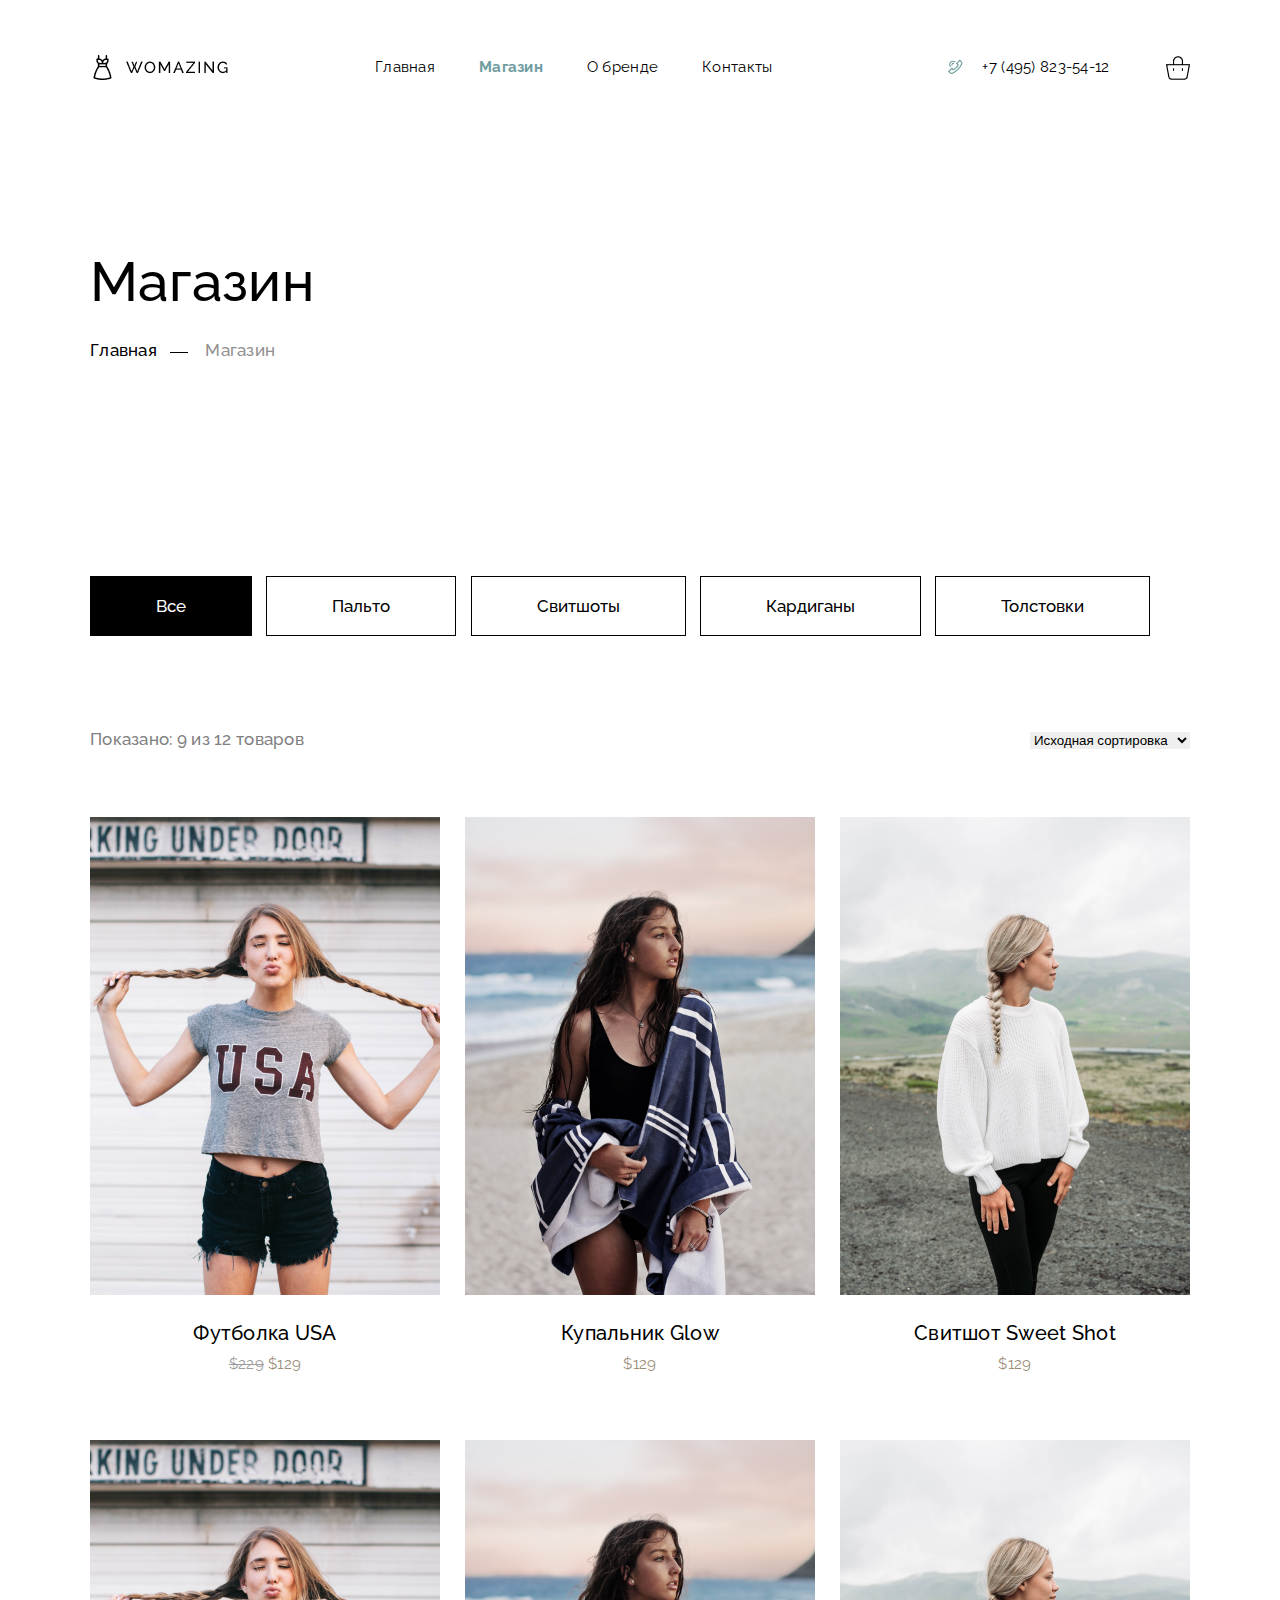
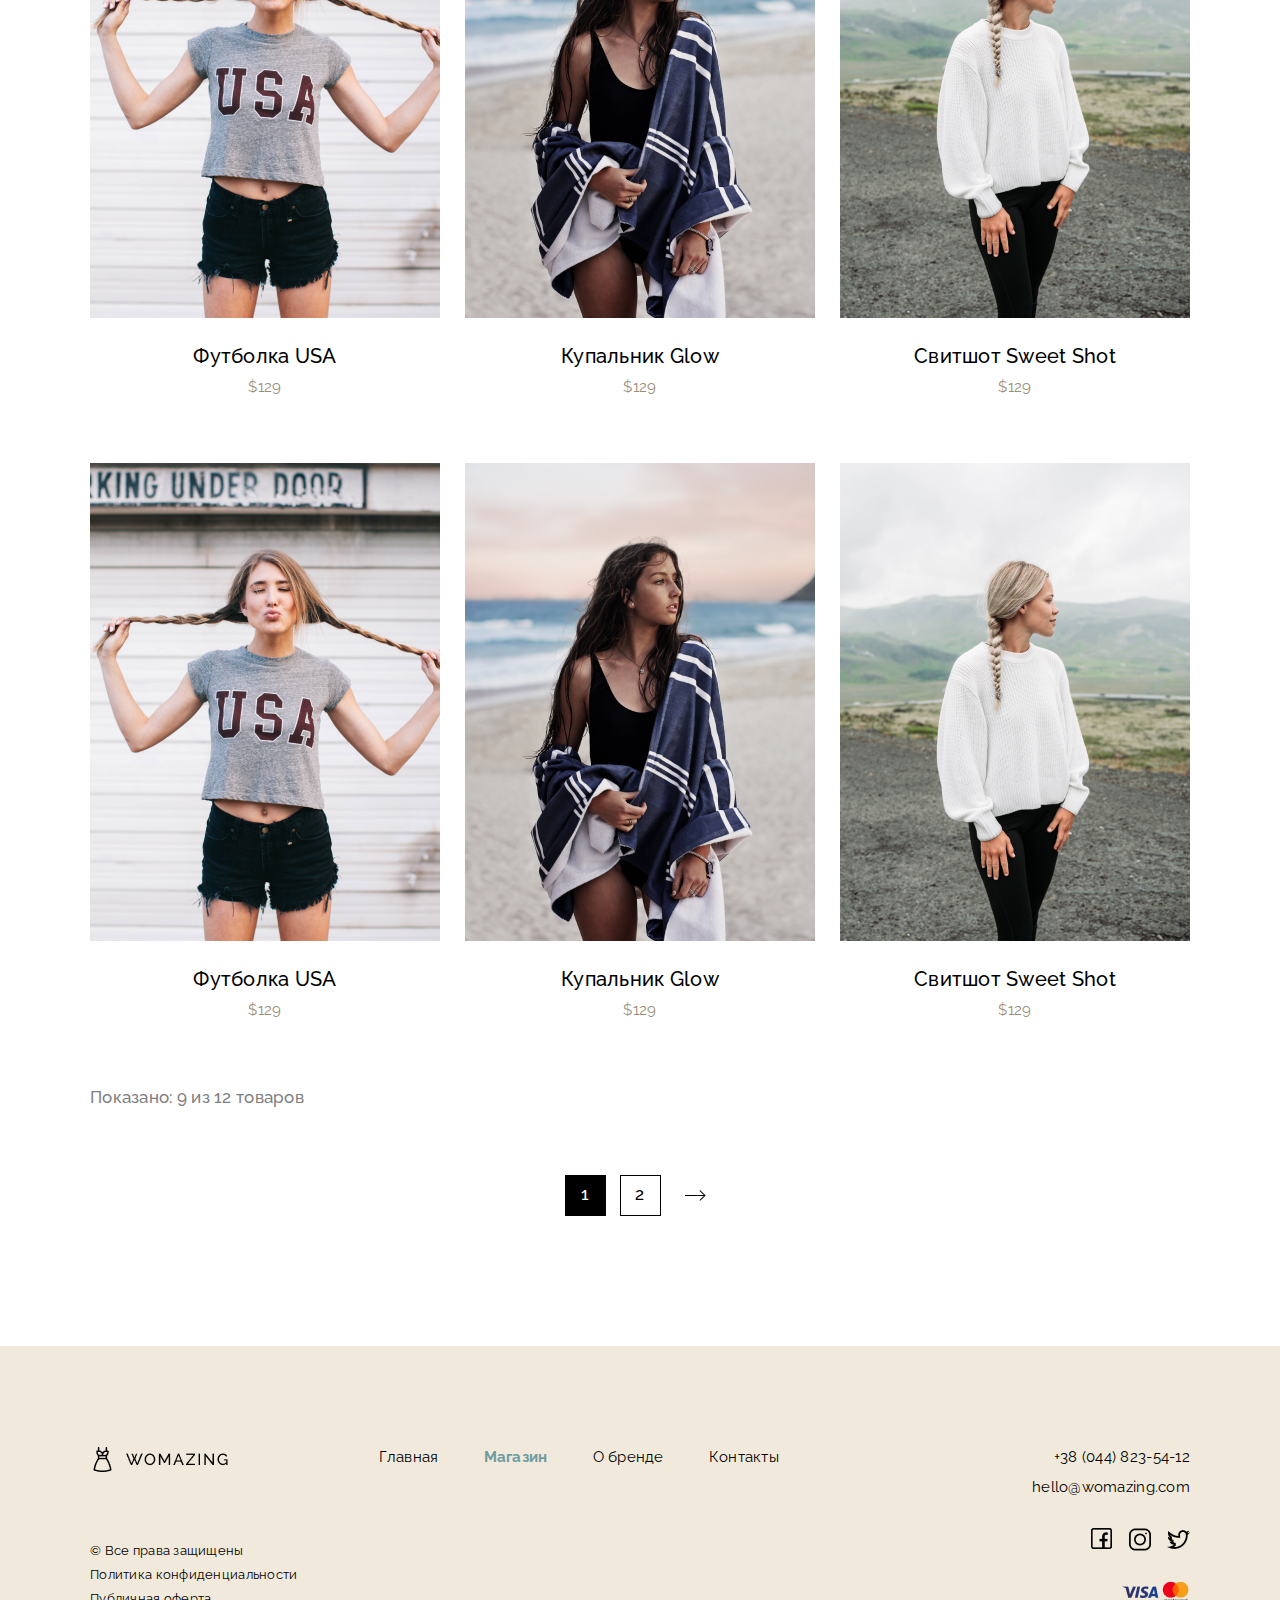
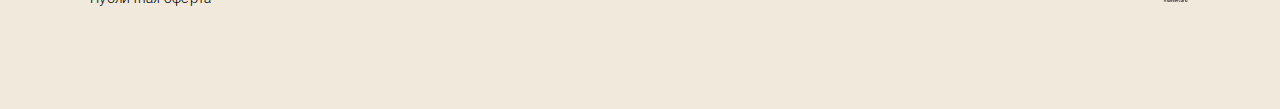
<file: shop.html>
<!DOCTYPE html>
<html lang="en">
<head>
    <meta charset="UTF-8">
    <meta http-equiv="X-UA-Compatible" content="IE=edge">
    <meta name="viewport" content="width=device-width, initial-scale=1.0">
    <title>WOMAZING</title>
    <link rel="icon" type="image/png" href="image/favicon.png">

    <link rel="stylesheet" href="css/reset.css">
    <link rel="stylesheet" href="css/main.css">
    <link rel="preconnect" href="https://fonts.googleapis.com">
    <link rel="preconnect" href="https://fonts.gstatic.com" crossorigin>
    <link href="https://fonts.googleapis.com/css2?family=Raleway:wght@400;500;700;900&display=swap" rel="stylesheet">
    <link rel="stylesheet" href="https://cdn.jsdelivr.net/npm/swiper@8/swiper-bundle.min.css"/>
</head>
<body>
    <div id="modal">
        <div id="modal__overlay"></div>
        <div id="modal__wrapper">
            <div id="modal__wrapper-form">
                <img src="image/Close.png" id="modal__close" alt="btn-close">
                <h3 class="modal__title title__h3">Заказать обратный звонок</h3>
                <form action="mail.php" class="form js-form" method="get" id="form-modal">
                    <input type="text" class="modal__form-input subtitle margin" name="name" placeholder="Имя" id="last-name" required>
                    <input type="email" class="modal__form-input subtitle margin" name="email" placeholder="E-mail" id="email" required>
                    <input type="tel" class="modal__form-input subtitle margin" name="tel" placeholder="Телефон" id="tel" required>
                    <button type="submit" class="button-submit btn subtitle margin" data-submit>Заказать звонок</button>
                </form>
            </div>
            <div id="message-for-user">
                <h3 class="modal__title title__h3">Отлично! Мы скоро вам перезвоним.</h3>
                <button type="submit" class="button-close-messange subtitle"> Закрыть</button>
            </div>
        </div>
    </div>

    <header id="header">
        <div class="container">
            <div class="wrapper__header">
                <a href="#" class="header__logo">
                    <img src="image/logo.png" alt="logo">
                </a>
                <nav class="nav">
                    <ul class="nav__list">
                        <li class="nav__item ">
                            <a href="index.html" class="nav__link">Главная</a>
                        </li>
                        <li class="nav__item">
                            <a href="#" class="nav__link active">Магазин</a>
                        </li>
                        <li class="nav__item">
                            <a href="about_brand.html" class="nav__link">О бренде</a>
                        </li>
                        <li class="nav__item">
                            <a href="contacts.html" class="nav__link">Контакты</a>
                        </li>
                    </ul>
                </nav>
                <div class="header__contact">
                    <button href="#" class="header__call-order">
                        <svg class="header__call-image" width="27" height="27" viewBox="0 0 27 27" fill="#000000" xmlns="http://www.w3.org/2000/svg">
                            <g clip-path="url(#clip0_18947_425)">
                                <path d="M8.25241 7.81643C6.75058 9.31823 6.75058 11.7618 8.25238 13.2636L9.05007 12.4659C7.98816 11.404 7.98814 9.67613 9.0501 8.61417C10.112 7.55224 11.8399 7.55224 12.9018 8.61414L13.6995 7.81646C12.1978 6.31463 9.75418 6.31466 8.25241 7.81643Z" fill="#6E9C9F"/>
                                <path d="M9.84127 9.39119C9.2091 10.0234 9.20907 11.052 9.84124 11.6842L10.639 10.8865C10.5458 10.7934 10.4945 10.6695 10.4945 10.5377C10.4945 10.406 10.5458 10.2821 10.639 10.1889C10.7322 10.0958 10.856 10.0444 10.9878 10.0444C11.1195 10.0444 11.2434 10.0958 11.3366 10.1889L12.1343 9.39122C11.5021 8.75902 10.4734 8.75902 9.84127 9.39119Z" fill="#6E9C9F"/>
                                <path d="M19.7483 7.43513L17.8551 5.54848L13.9234 9.47367L15.4476 11.0478C15.1921 11.5013 14.6379 12.3699 13.6933 13.3145C12.7487 14.2592 11.8737 14.8197 11.4159 15.0792L9.87261 13.5556L6.00226 17.4029L7.8851 19.2983C8.60485 20.0181 9.69998 20.2046 10.6102 19.7625C11.9992 19.0879 14.0955 17.8431 16.1943 15.7443C18.2931 13.6455 19.5379 11.5492 20.2125 10.1602C20.3723 9.83109 20.45 9.47787 20.45 9.12692C20.45 8.5072 20.2078 7.89464 19.7483 7.43513ZM19.1977 9.66732C18.5609 10.9785 17.3845 12.9587 15.3966 14.9466C13.4087 16.9345 11.4285 18.1109 10.1174 18.7477C9.63935 18.9799 9.06287 18.8806 8.6842 18.5019L7.59746 17.4079L9.87543 15.1436L11.1901 16.4415L11.5419 16.2849C11.5991 16.2595 12.9595 15.6438 14.4912 14.1121C16.0239 12.5795 16.6267 11.2305 16.6515 11.1739L16.8041 10.8268L15.5068 9.48705L17.8559 7.14178L18.9512 8.23327C19.3307 8.6133 19.4298 9.18952 19.1977 9.66732Z" fill="#6E9C9F"/>
                            </g>
                            <defs>
                                <clipPath id="clip0_18947_425">
                                    <rect width="17" height="17" fill="white" transform="translate(6 3)"/>
                                </clipPath>
                            </defs>
                        </svg>
                    </button>
                    <a href="tel:+74958235412">+7 (495) 823-54-12</a>
                </div>
                <a href="cart.html" class="header__bags">
                    <img src="image/bags.png" alt="image-bags">
                </a>
                <div class="header__burger"><span></span></div>
            </div>
        </div>
    </header>
    <main id="main">
        <section class="shop">
            <div class="container">
                <h1 class="shop__title title__h1">Магазин</h1>
                <div class="shop__breadcrumb">
                    <ul class="breadcrumb__list breadcrumb">
                        <li class="breadcrumb__item ">
                            <a href="#" class="breadcrumb__link  subtitle">Главная</a>
                        </li>
                        <li class="breadcrumb__item">
                            <span class="breadcrumb__link active subtitle">Магазин</span>
        
                        </li>
                    </ul>
                </div>
                <div class="shop__tabs">
                    <button class="shop__tab active subtitle" data-shop="1">Все</button>
                    <button class="shop__tab subtitle" data-shop="2">Пальто</button>
                    <button class="shop__tab subtitle" data-shop="3">Свитшоты</button>
                    <button class="shop__tab subtitle" data-shop="4">Кардиганы</button>
                    <button class="shop__tab subtitle" data-shop="5">Толстовки</button>
                </div>
                <div class="shop__show-cards subtitle ">
                    <div class="shop__show-cards-text">
                        Показано: <span class="shop__show-card-to" >9</span>
                        из <span class="shop__show-card-from">12</span> товаров
                    </div>
                    <div class="shop__sorting-cards select-this">
                        <form action="#">
                            <div class="select-itms ">
                                <select name="select" id="select1">
                                    <option value="">Исходная сортировка</option>
                                    <option value="">По популярности</option>
                                    <option value="">По новизне</option>
                                    <option value="">Цены: по убыванию</option>
                                    <option value="">Цены: по возрастанию</option>
                                </select>
                            </div>
                        </form>
                    </div>
                </div>
                <div class="shop__cards new-collection__cards">
                    <div class="shop__card new-collection__card">
                        <div class="new-collection__image-wrapper">
                            <img src="image/new collection/new_collection_one.jpg" class="new-collection__image"  alt="photo new collection">
                            <div class="new-collection__image-overlay">
                                <a href="product_details.html" class="new-collection__link-card">
                                    <img src="image/new collection/arrow_right.png" class="new-collection__arrow" alt="arrow righr">
                                </a>
                            </div>
                        </div>
                        <h4 class="new-collection__card-title title__h4">Футболка USA</h4>
                        <div class="new-collection__price">
                            <span class="new-collection__old-price">$229</span>
                            <span class="new-collection__new-price">$129</span>
                        </div>
                    </div>
                    <div class="shop__card new-collection__card">
                        <div class="new-collection__image-wrapper">
                            <img src="image/new collection/new_collection_two.png" class="new-collection__image"  alt="photo new collection">
                            <div class="new-collection__image-overlay">
                                <a href="product_details.html" class="new-collection__link-card">
                                    <img src="image/new collection/arrow_right.png" class="new-collection__arrow" alt="arrow righr">
                                </a>
                            </div>
                        </div>
                        <h4 class="new-collection__card-title title__h4">Купальник Glow</h4>
                        <div class="new-collection__price">
                            <span class="new-collection__old-price"></span>
                            <span class="new-collection__new-price">$129</span>
                        </div>
                    </div>
                    <div class="shop__card new-collection__card">
                        <div class="new-collection__image-wrapper">
                            <img src="image/new collection/new_collection_three.jpg" class="new-collection__image"  alt="photo new collection">
                            <div class="new-collection__image-overlay">
                                <a href="product_details.html" class="new-collection__link-card">
                                    <img src="image/new collection/arrow_right.png" class="new-collection__arrow" alt="arrow righr">
                                </a>
                            </div>
                        </div>
                        <h4 class="new-collection__card-title title__h4">Свитшот Sweet Shot</h4>
                        <div class="new-collection__price">
                            <span class="new-collection__old-price"></span>
                            <span class="new-collection__new-price">$129</span>
                        </div>
                    </div>
                    <div class="shop__card new-collection__card">
                        <div class="new-collection__image-wrapper">
                            <img src="image/new collection/new_collection_one.jpg" class="new-collection__image"  alt="photo new collection">
                            <div class="new-collection__image-overlay">
                                <a href="product_details.html" class="new-collection__link-card">
                                    <img src="image/new collection/arrow_right.png" class="new-collection__arrow" alt="arrow righr">
                                </a>
                            </div>
                        </div>
                        <h4 class="new-collection__card-title title__h4">Футболка USA</h4>
                        <div class="new-collection__price">
                            <span class="new-collection__old-price"></span>
                            <span class="new-collection__new-price">$129</span>
                        </div>
                    </div>
                    <div class="shop__card new-collection__card">
                        <div class="new-collection__image-wrapper">
                            <img src="image/new collection/new_collection_two.png" class="new-collection__image"  alt="photo new collection">
                            <div class="new-collection__image-overlay">
                                <a href="product_details.html" class="new-collection__link-card">
                                    <img src="image/new collection/arrow_right.png" class="new-collection__arrow" alt="arrow righr">
                                </a>
                            </div>
                        </div>
                        <h4 class="new-collection__card-title title__h4">Купальник Glow</h4>
                        <div class="new-collection__price">
                            <span class="new-collection__old-price"></span>
                            <span class="new-collection__new-price">$129</span>
                        </div>
                    </div>
                    <div class="shop__card new-collection__card">
                        <div class="new-collection__image-wrapper">
                            <img src="image/new collection/new_collection_three.jpg" class="new-collection__image"  alt="photo new collection">
                            <div class="new-collection__image-overlay">
                                <a href="product_details.html" class="new-collection__link-card">
                                    <img src="image/new collection/arrow_right.png" class="new-collection__arrow" alt="arrow righr">
                                </a>
                            </div>
                        </div>
                        <h4 class="new-collection__card-title title__h4">Свитшот Sweet Shot</h4>
                        <div class="new-collection__price">
                            <span class="new-collection__old-price"></span>
                            <span class="new-collection__new-price">$129</span>
                        </div>
                    </div>
                    <div class="shop__card new-collection__card">
                        <div class="new-collection__image-wrapper">
                            <img src="image/new collection/new_collection_one.jpg" class="new-collection__image"  alt="photo new collection">
                            <div class="new-collection__image-overlay">
                                <a href="product_details.html" class="new-collection__link-card">
                                    <img src="image/new collection/arrow_right.png" class="new-collection__arrow" alt="arrow righr">
                                </a>
                            </div>
                        </div>
                        <h4 class="new-collection__card-title title__h4">Футболка USA</h4>
                        <div class="new-collection__price">
                            <span class="new-collection__old-price"></span>
                            <span class="new-collection__new-price">$129</span>
                        </div>
                    </div>
                    <div class="shop__card new-collection__card">
                        <div class="new-collection__image-wrapper">
                            <img src="image/new collection/new_collection_two.png" class="new-collection__image"  alt="photo new collection">
                            <div class="new-collection__image-overlay">
                                <a href="product_details.html" class="new-collection__link-card">
                                    <img src="image/new collection/arrow_right.png" class="new-collection__arrow" alt="arrow righr">
                                </a>
                            </div>
                        </div>
                        <h4 class="new-collection__card-title title__h4">Купальник Glow</h4>
                        <div class="new-collection__price">
                            <span class="new-collection__old-price"></span>
                            <span class="new-collection__new-price">$129</span>
                        </div>
                    </div>
                    <div class="shop__card new-collection__card">
                        <div class="new-collection__image-wrapper">
                            <img src="image/new collection/new_collection_three.jpg" class="new-collection__image"  alt="photo new collection">
                            <div class="new-collection__image-overlay">
                                <a href="product_details.html" class="new-collection__link-card">
                                    <img src="image/new collection/arrow_right.png" class="new-collection__arrow" alt="arrow righr">
                                </a>
                            </div>
                        </div>
                        <h4 class="new-collection__card-title title__h4">Свитшот Sweet Shot</h4>
                        <div class="new-collection__price">
                            <span class="new-collection__old-price"></span>
                            <span class="new-collection__new-price">$129</span>
                        </div>
                    </div>
                </div>
                <div class="shop__show-cards subtitle">
                    <div class="shop__show-cards-text">
                        Показано: <span class="shop__show-card-to" >9</span>
                        из <span class="shop__show-card-from">12</span> товаров
                    </div>
                </div>
                <div class="shop__pagination">
                    <ul class="shop__pagination-list">
                        <li class="shop__pagination-item subtitle">
                            <span class="shop__pagination-link shop__pagination-link-number active subtitle">1</span></li>
                        <li class="shop__pagination-item shop__pagination-item-number">
                            <a href="#" class="shop__pagination-link shop__pagination-link-number subtitle">2</a>
                        </li>
                        <li class="shop__pagination-item">
                            <a href="#" class="shop__pagination-link">
                                <img src="image/arrow-right.png" alt="arrow">
                            </a>
                        </li>
                    </ul>
                </div>

            </div>
            
        </section>
        

    </main>
    <footer id="footer">
        <div class="container">
            <div class="footer__items">
                <div class="footer__item">
                    <a href="#">
                        <img src="image/logo.png" alt="logo">
                    </a>
                    <ul class="protection-list">
                        <li class="protection-item">© Все права защищены</li>
                        <li class="protection-item"><a href="#">Политика конфиденциальности</a></li>
                        <li class="protection-item"><a href="#">Публичная оферта</a></li>
                    </ul>
                </div>
                <nav class="footer-nav">
                    <ul class="footer-nav__list">
                        <li class="footer-nav__item ">
                            <a href="index.html" class="footer-nav__link">Главная</a></li>
                        <li class="footer-nav__item ">
                            <a href="shop.html" class="footer-nav__link active">Магазин</a>
                            <ul class="footer-nav__shop">
                                <li class="footer-nav__shop-ltem">
                                    <a href="shop.html" class="footer-nav__shop-link">Пальто</a>
                                </li>
                                <li class="footer-nav__shop-ltem">
                                    <a href="shop.html" class="footer-nav__shop-link">Свитшоты</a>
                                </li>
                                <li class="footer-nav__shop-ltem">
                                    <a href="shop.html" class="footer-nav__shop-link">Кардиганы</a>
                                </li>
                                <li class="footer-nav__shop-ltem">
                                    <a href="shop.html" class="footer-nav__shop-link">Толстовки</a>
                                </li>
                            </ul>
                        </li>
                        <li class="footer-nav__item">
                            <a href="about_brand.html" class="footer-nav__link">О бренде</a></li>
                        <li class="footer-nav__item">
                            <a href="contacts.html" class="footer-nav__link">Контакты</a></li>
                    </ul>
                </nav>
                <div class="footer__contacts">
                    <div class="footer__contact">
                        <a href="tel:+380448235412">+38 (044) 823-54-12</a>
                        <a href="mailto:hello@womazing.com">hello@womazing.com</a></div>
                   
                    <div class="footer__network">
                        <!--noindex-->
                        <a class="footer__network-link" href="[https://www.facebook.com](https://www.facebook.com/)"
                         rel="nofollow nopener noreferrer" target="_blank">
                         <img src="image/footer/facebook.png" alt="facebook"></a>
                        <!--noindex-->
                        <!--noindex-->
                        <a class="footer__network-link" href="[https://www.instagram.com](https://www.instagram.com/)"
                         rel="nofollow nopener noreferrer" target="_blank">
                         <img src="image/footer/instagram.png" alt="instagram"></a>
                        <!--noindex-->
                        <!--noindex-->
                        <a class="footer__network-link" href="[https://www.twitter.com](https://www.twitter.com/)"
                         rel="nofollow nopener noreferrer" target="_blank">
                         <img src="image/footer/twitter.png" alt="twitter"></a>
                        <!--noindex-->
                    </div>
                    <img src="image/footer/visa-mastercard.png" alt="card">
                </div>
            </div>
        </div>

    </footer>
    <script src="https://cdn.jsdelivr.net/npm/swiper@8/swiper-bundle.min.js"></script>
    <script src="js/jquery-3.5.1.min.js"></script>
    <script src="js/jquery.validate.min.js"></script>
    <script src="js/form.js"></script>
    <script src="js/main.js"></script>
    

</body>
</html>
</file>
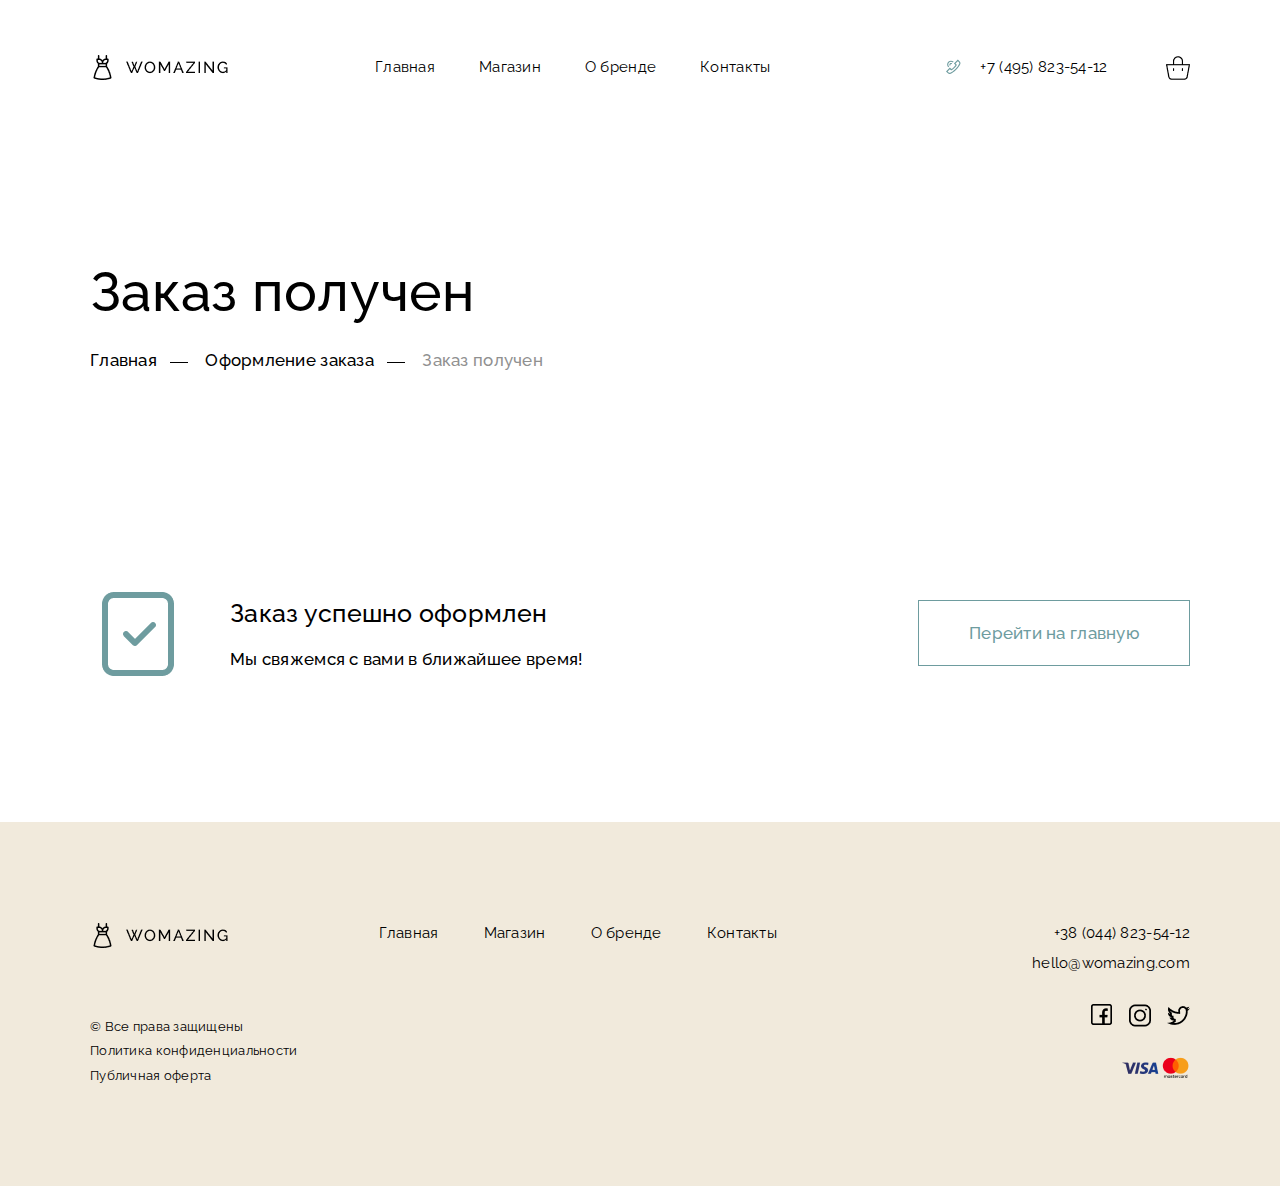
<file: success.html>
<!DOCTYPE html>
<html lang="en">
<head>
    <meta charset="UTF-8">
    <meta http-equiv="X-UA-Compatible" content="IE=edge">
    <meta name="viewport" content="width=device-width, initial-scale=1.0">
    <title>WOMAZING</title>
    <link rel="icon" type="image/png" href="image/favicon.png">

    <link rel="stylesheet" href="css/reset.css">
    <link rel="stylesheet" href="css/main.css">
    <link rel="preconnect" href="https://fonts.googleapis.com">
    <link rel="preconnect" href="https://fonts.gstatic.com" crossorigin>
    <link href="https://fonts.googleapis.com/css2?family=Raleway:wght@400;500;700;900&display=swap" rel="stylesheet">
    <link rel="stylesheet" href="https://cdn.jsdelivr.net/npm/swiper@8/swiper-bundle.min.css"/>
</head>
<body>
    <div id="modal">
        <div id="modal__overlay"></div>
        <div id="modal__wrapper">
            <div id="modal__wrapper-form">
                <img src="image/Close.png" id="modal__close" alt="btn-close">
                <h3 class="modal__title title__h3">Заказать обратный звонок</h3>
                <form action="mail.php" class="form js-form" method="get" id="form-modal">
                    <input type="text" class="modal__form-input subtitle margin" name="name" placeholder="Имя" id="last-name" required>
                    <input type="email" class="modal__form-input subtitle margin" name="email" placeholder="E-mail" id="email" required>
                    <input type="tel" class="modal__form-input subtitle margin" name="tel" placeholder="Телефон" id="tel" required>
                    <button type="submit" class="button-submit subtitle margin" data-submit>Заказать звонок</button>
                </form>
            </div>
            <div id="message-for-user">
                <h3 class="modal__title title__h3">Отлично! Мы скоро вам перезвоним.</h3>
                <button type="submit" class="button-close-messange subtitle"> Закрыть</button>
            </div>
        </div>
    </div>

    <header id="header">
        <div class="container">
            <div class="wrapper__header">
                <a href="#" class="header__logo">
                    <img src="image/logo.png" alt="logo">
                </a>
                <nav class="nav">
                    <ul class="nav__list">
                        <li class="nav__item ">
                            <a href="index.html" class="nav__link">Главная</a>
                        </li>
                        <li class="nav__item">
                            <a href="shop.html" class="nav__link">Магазин</a>
                        </li>
                        <li class="nav__item">
                            <a href="about_brand.html" class="nav__link">О бренде</a>
                        </li>
                        <li class="nav__item">
                            <a href="contacts.html" class="nav__link">Контакты</a>
                        </li>
                    </ul>
                </nav>
                <div class="header__contact">
                    <button href="#" class="header__call-order">
                        <svg class="header__call-image" width="27" height="27" viewBox="0 0 27 27" fill="#000000" xmlns="http://www.w3.org/2000/svg">
                            <g clip-path="url(#clip0_18947_425)">
                                <path d="M8.25241 7.81643C6.75058 9.31823 6.75058 11.7618 8.25238 13.2636L9.05007 12.4659C7.98816 11.404 7.98814 9.67613 9.0501 8.61417C10.112 7.55224 11.8399 7.55224 12.9018 8.61414L13.6995 7.81646C12.1978 6.31463 9.75418 6.31466 8.25241 7.81643Z" fill="#6E9C9F"/>
                                <path d="M9.84127 9.39119C9.2091 10.0234 9.20907 11.052 9.84124 11.6842L10.639 10.8865C10.5458 10.7934 10.4945 10.6695 10.4945 10.5377C10.4945 10.406 10.5458 10.2821 10.639 10.1889C10.7322 10.0958 10.856 10.0444 10.9878 10.0444C11.1195 10.0444 11.2434 10.0958 11.3366 10.1889L12.1343 9.39122C11.5021 8.75902 10.4734 8.75902 9.84127 9.39119Z" fill="#6E9C9F"/>
                                <path d="M19.7483 7.43513L17.8551 5.54848L13.9234 9.47367L15.4476 11.0478C15.1921 11.5013 14.6379 12.3699 13.6933 13.3145C12.7487 14.2592 11.8737 14.8197 11.4159 15.0792L9.87261 13.5556L6.00226 17.4029L7.8851 19.2983C8.60485 20.0181 9.69998 20.2046 10.6102 19.7625C11.9992 19.0879 14.0955 17.8431 16.1943 15.7443C18.2931 13.6455 19.5379 11.5492 20.2125 10.1602C20.3723 9.83109 20.45 9.47787 20.45 9.12692C20.45 8.5072 20.2078 7.89464 19.7483 7.43513ZM19.1977 9.66732C18.5609 10.9785 17.3845 12.9587 15.3966 14.9466C13.4087 16.9345 11.4285 18.1109 10.1174 18.7477C9.63935 18.9799 9.06287 18.8806 8.6842 18.5019L7.59746 17.4079L9.87543 15.1436L11.1901 16.4415L11.5419 16.2849C11.5991 16.2595 12.9595 15.6438 14.4912 14.1121C16.0239 12.5795 16.6267 11.2305 16.6515 11.1739L16.8041 10.8268L15.5068 9.48705L17.8559 7.14178L18.9512 8.23327C19.3307 8.6133 19.4298 9.18952 19.1977 9.66732Z" fill="#6E9C9F"/>
                            </g>
                            <defs>
                                <clipPath id="clip0_18947_425">
                                    <rect width="17" height="17" fill="white" transform="translate(6 3)"/>
                                </clipPath>
                            </defs>
                        </svg>
                    </button>
                    <a href="tel:+74958235412">+7 (495) 823-54-12</a>
                </div>
                <a href="cart.html" class="header__bags">
                    <img src="image/bags.png" alt="image-bags">
                </a>
                <div class="header__burger"><span></span></div>
            </div>
        </div>
    </header>
    <main id="main">
        <section class="success">
            <div class="container">
                <h1 class="shop__title title__h1">Заказ получен</h1>
                <div class="shop__breadcrumb">
                    <ul class="breadcrumb__list breadcrumb">
                        <li class="breadcrumb__item ">
                            <a href="index.html" class="breadcrumb__link  subtitle">Главная</a>
                        </li>
                        <li class="breadcrumb__item ">
                            <a href="checkout.html" class="breadcrumb__link  subtitle">Оформление заказа</a>
                        </li>
                        <li class="breadcrumb__item">
                            <span class="breadcrumb__link active subtitle">Заказ получен</span>
                        </li>
                    </ul>
                </div>
                <div class="success__wrapper">
                    <div class="success__items">
                        <div class="success__item">
                            <img  src="image/Group.png" alt="Group">
                        </div>
                        <div class="success__item">
                            <h3 class="title__h3">Заказ успешно оформлен</h3>
                            <p class="subtitle">Мы свяжемся с вами в ближайшее время!</p>
                        </div>
                    </div>
                    <div>
                        <a href="index.html" class="form__cart-btn subtitle">Перейти на главную</a>
                    </div>
                    
                </div>

    
    
    </main>
    <footer id="footer">
                <div class="container">
                    <div class="footer__items">
                        <div class="footer__item">
                            <a href="#">
                                <img src="image/logo.png" alt="logo">
                            </a>
                            <ul class="protection-list">
                                <li class="protection-item">© Все права защищены</li>
                                <li class="protection-item"><a href="#">Политика конфиденциальности</a></li>
                                <li class="protection-item"><a href="#">Публичная оферта</a></li>
                            </ul>
                        </div>
                        <nav class="footer-nav">
                            <ul class="footer-nav__list">
                                <li class="footer-nav__item ">
                                    <a href="index.html" class="footer-nav__link">Главная</a></li>
                                <li class="footer-nav__item ">
                                    <a href="shop.html" class="footer-nav__link">Магазин</a>
                                    <ul class="footer-nav__shop">
                                        <li class="footer-nav__shop-ltem">
                                            <a href="shop.html" class="footer-nav__shop-link">Пальто</a>
                                        </li>
                                        <li class="footer-nav__shop-ltem">
                                            <a href="shop.html" class="footer-nav__shop-link">Свитшоты</a>
                                        </li>
                                        <li class="footer-nav__shop-ltem">
                                            <a href="shop.html" class="footer-nav__shop-link">Кардиганы</a>
                                        </li>
                                        <li class="footer-nav__shop-ltem">
                                            <a href="shop.html" class="footer-nav__shop-link">Толстовки</a>
                                        </li>
                                    </ul>
                                </li>
                                <li class="footer-nav__item">
                                    <a href="about_brand.html" class="footer-nav__link">О бренде</a></li>
                                <li class="footer-nav__item">
                                    <a href="contacts.html" class="footer-nav__link">Контакты</a></li>
                            </ul>
                        </nav>
                        <div class="footer__contacts">
                            <div class="footer__contact">
                                <a href="tel:+380448235412">+38 (044) 823-54-12</a>
                                <a href="mailto:hello@womazing.com">hello@womazing.com</a></div>
                           
                            <div class="footer__network">
                                <!--noindex-->
                                <a class="footer__network-link" href="[https://www.facebook.com](https://www.facebook.com/)"
                                 rel="nofollow nopener noreferrer" target="_blank">
                                 <img src="image/footer/facebook.png" alt="facebook"></a>
                                <!--noindex-->
                                <!--noindex-->
                                <a class="footer__network-link" href="[https://www.instagram.com](https://www.instagram.com/)"
                                 rel="nofollow nopener noreferrer" target="_blank">
                                 <img src="image/footer/instagram.png" alt="instagram"></a>
                                <!--noindex-->
                                <!--noindex-->
                                <a class="footer__network-link" href="[https://www.twitter.com](https://www.twitter.com/)"
                                 rel="nofollow nopener noreferrer" target="_blank">
                                 <img src="image/footer/twitter.png" alt="twitter"></a>
                                <!--noindex-->
                            </div>
                            <img src="image/footer/visa-mastercard.png" alt="card">
                        </div>
                    </div>
                </div>
        
    </footer>
    <script src="https://cdn.jsdelivr.net/npm/swiper@8/swiper-bundle.min.js"></script>
    <script src="js/jquery-3.5.1.min.js"></script>
    <script src="js/jquery.validate.min.js"></script>
    <script src="js/form.js"></script>
    <script src="js/main.js"></script>
            
        
    </body>
</html>
</file>
<file: css/main.css>
body {
    font-family: 'Raleway', sans-serif;
    font-weight: 400;
    font-size: 15px;
    letter-spacing: 0.02rem;
    line-height: 1.4;
    display: flex;
    flex-direction: column;
    min-height: 100vh;
}

main {
    flex: 1 0 auto;
}

footer {
    flex: 0 0;
}



.container {
    width: 1100px;
    margin: 0 auto;
}

.title__h1 {
    font-size: 55px;
    font-weight: 500;
    line-height: 1.1;
}

.title__h2 {
    font-size: 40px;
    font-weight: 500;
    line-height: 1.1;
}

.title__h3 {
    font-size: 25px;
    font-weight: 500;
}

.title__h4 {
    font-size: 20px;
    font-weight: 500;
}

.subtitle {
    font-size: 17px;
    font-weight: 500;
}

.btn {
    display: inline-flex;
    align-items: center;
    justify-content: center;
    text-align: center;
    padding: 22px 50px;
    background-color: rgba(110, 156, 159, 1);
    transition-duration: .5s;
    color: white;
    height: 68px;
}

.btn:hover {
    background-color: rgba(80, 148, 152, 1);
}

#main.active {
    padding-top: 122px;
}

ul.breadcrumb li+li::before {
    content: '';
    display: inline-block;
    margin-bottom: 10px;
    width: 18px;
    height: 1px;
    background-color: #000000;
    margin: 0 13px 3px 13px;
}



/*--------------- Modal ----------*/

#modal {
    display: none;
    position: fixed;
    z-index: 1000; 
    height: 100%;
    width: 100%;
}

body.active{
    overflow: hidden;
    padding-right: 14px;
}

#modal.active {
    display: block;
}

#modal__overlay {
    position: absolute;
    top: 0;
    left: 0;
    width: 100%;
    height: 100%;
    z-index: 10;
    background-color: rgba(110, 156, 159, 0.95);
}


#modal__wrapper {
    position: absolute;
    top: 50%;
    left: 50%;
    z-index: 11;
    transform: translate(-50%, -50%);
    min-height: 278px;
    min-width: 491px;
    background-color: white;
    padding: 70px;
}

#form-modal {
    display: flex;
    flex-direction: column;
}

#message-for-user {
    display: none;
}

.modal__title {
    text-align: center;
    margin-bottom: 35px;
}

.modal__form-input {
    border-bottom: 1px solid black;
    height: 40px;
}

.margin:not(:first-child) {
    margin-top: 35px;
}

.error {
    margin-top: 5px;
    font-weight: 700;
}

.button-submit {
    width: 100%;
}

.button-close-messange {
    padding: 22px 50px;
    border: 1px solid rgba(110, 156, 159, 1);
    color: rgba(110, 156, 159, 1);
    background-color: white;
    display: flex;
    margin: 0 auto;
    transition-duration: .5s;
}

.button-close-messange:hover {
    color: white;
    background-color:rgba(110, 156, 159, 1) ;
}


#modal__close {
    position: absolute;
    top: 32px;
    right: 32px;
    transition-duration: .5s;
}

#modal__close:hover {
    transform: rotate(0.25turn);
}

#modal__close::after{
    content: "";
    width: 10px;
    height: 1px;
    background-color: #000000;
}

/*-------------- Header ----------*/

#header{
    padding: 54px 0 41px;
}

#header.active {
    position: fixed;
    z-index: 999;
    width: 100%;
    background-color: white;
    box-shadow: 0px 4px 15px rgba(0, 0, 0, 0.05);
}

.wrapper__header{
    display: flex;
    align-items: center;
}

.header__logo {
    margin-right: 146px;
}

.nav{
    margin-right: 170px;
}

.nav__list{
    display: flex;
}

.nav__item:not(:last-child){
    margin-right: 44px;
}

.nav__link {
    transition-duration: .5s;
    border-bottom: 1px solid transparent;
    padding-bottom: 5px;
}

.nav__link:hover {
    border-bottom: 1px solid rgba(110, 156, 159, 1);
    
}

.nav__link.active {
    font-weight: 700;
    color: rgba(110, 156, 159, 1);
}

.header__call-order{
    display: flex;
    margin-right: 13px;
    background: transparent;
}

.header__contact{
    display: flex;
    align-items: center;
}

.header__bags {
    margin-left: auto;
}

.header__call-image path, .header__call-image {
    transition-duration: .5s;
}

.header__call-image:hover{
    background-color: rgba(110, 156, 159, 1);
}

.header__call-image:hover path{
    fill: white;
}

.header__burger {
    display: none;
}

.header__burger {
    position: relative;
    width: 30px;
    height: 20px;
}

.header__burger::before,
.header__burger::after {
    content: "";
    position: absolute;
    background-color: #070707;
    height: 2px;
    width: 100%;
    left: 0;
    z-index: 2;
    transition: all .2s ease 0s;
}

.header__burger::before {
    top: 0;
}

.header__burger::after {
    bottom: 0;
}

.header__burger.active::before {
    transform: rotate(45deg);
    top: 9px; 
}

.header__burger.active::after {
    transform: rotate(-45deg);
    bottom: 9px;
}

.header__burger.active span {
    transform: scale(0);

}

.header__burger span {
    position: absolute;
    background-color: #070707;
    left: 0;
    height: 2px;
    width: 100%;
    top: 9px;
    z-index: 2;
    transition: all .2s ease 0s;
}



/*------------ Section Main section------*/

.rectangle {
    position: absolute;
    z-index: -10;
    top: 0;
    right: 0;
    width: 44.5%;
    height: 826px;
    background-color: rgba(241, 234, 220, 1);

}

.main-section_wrapper{
    display: flex;
    justify-content: flex-start;
}

.swiper {
    position: relative;
    height: 500px;
    width: 563px;
    margin-top: 145px;
    overflow: hidden;
    margin-left: 0 !important;
}

.main-section__title {
    margin-bottom: 45px;
}

.main-section__offer {
    width: 385px;
}

.main-section__subtitle{
    text-align: right;
    font-size: 20px;
    margin-bottom: 52px;
}

.main-section__wrapper-link {
    max-width: 315px;
    height: 68px;
    display: flex;
    align-items: center;
    margin-left: auto;
}

.main-section__arrow-down{
    display: inline-flex;
    justify-content: center;
    align-items: center;
    width: 68px;
    height: 100%;
    background-color: rgba(110, 156, 159, 0.1);
}

.main-section__link-shop {
    width: calc(100% - 68px); 
}

.swiper-pagination {
    left: 46%;
    bottom: 0;
}

.swiper-pagination-bullet {
    width: 30px !important;
    height: 4px !important;
    background-color: #0c0c0c !important;
    border-radius: 0 !important;
    border: 0px !important;
}

.swiper-pagination-bullet-active {
    background-color: #000000 !important;
}

.swiper-v-bullet:not(:last-child){
    margin-right: 12px !important;
}

.main-section__dot.active {
    background-color: black;
}

.main-section__wrapper-photo {
    position: relative;
    width: 410px;
}

.main-section__photo {
    width: 100%;
    object-fit: cover;
}

.main-section__wrapper-photo::after{
    content: '';
    position: absolute;
    z-index: 5;
    width: 197px;
    height: 197px; 
    top: 123px;
    right: -105px; 
    background: url('../image/photo-two.jpg') no-repeat;
}

.main-section__wrapper-photo::before{
    content: '';
    position: absolute;
    z-index: 5;
    width: 190px;
    height: 318px; 
    bottom: -58px;  
    left: -130px; 
    background: url('../image/photo-three.jpg') no-repeat;
}


/*--------------- Section Shop ---------------------*/

.shop {
    padding: 130px 0;
}

.shop__breadcrumb {
    margin: 26px 0 214px;
}

.breadcrumb__list {
    display: flex;
    flex-wrap: wrap;
}

.breadcrumb__link.active {
    color: rgba(144, 144, 144, 1);
}

.shop__tabs{
    margin-bottom: 92px;
}

.shop__tab {
    padding: 19px 65px;
    background-color: transparent;
    border: 1px solid black;
}

.shop__tab:not(:last-child) {
    margin-right: 10px;
}

.shop__tab.active {
    background-color: #000000;
    color: white;
}

.shop__show-cards {
    color: rgba(128, 128, 128, 1);
    display: flex;
}

.shop__sorting-cards {
    margin-left: auto;
}

.shop__cards {
    flex-wrap: wrap;
}

.shop__card:nth-child(-n + 6) {
    margin-bottom: 65px;
}

.shop__pagination {
    display: flex;
    justify-content: center;
    margin-top: 65px ;
}

.shop__pagination-list {
    display: flex;
    align-items: center;
}

.shop__pagination-link {
    display: flex;
    align-items: center;
    justify-content: center;
    width: 41px;
    height: 41px;
}

.shop__pagination-link-number {
    border: 1px solid black;
}

.shop__pagination-link-number.active {
    background-color: black;
    color: white;
}

.shop__pagination-item:not(:last-child) {
    margin-right: 14px;
}

/*-------- Section Product -------------*/

.product {
    padding: 55px 0 130px;
}

.product__breadcrumb {
    margin: 26px 0 102px;
}

.product__content {
    display: flex;
    align-items: center;
}

.product__content-image {
    object-fit: cover;
    height: 729px;
    width: 536px;
    margin-right: 74px;
}

.product__content-info-price {
    display: inline-flex;
    align-items: center;
}

.product__old-price {
    font-size: 30px;
    font-weight: 500;
    line-height: 1.1;
    margin-left: 29px;
}

.product__content-text {
    margin: 59px 0 34px;
}

.form__btn-size, .form__btn-color {
	display: inline-block;
	margin-right: 14px;
}

.form__btn-size input[type=radio], .form__btn-color input[type=radio] {
	display: none;
}
.form__btn-size label {
	display: inline-flex;
    justify-content: center;
    align-items: center;
	cursor: pointer;
	width: 41px;
    height: 41px;	
    font-size: 17px;
    font-weight: 500;
	border: 1px solid black;
	user-select: none;
}

.form__btn-size input[type=radio]:checked + label {
	background: black;
    color: white;
}

.form__btn-color label {
	display: inline-block;
	cursor: pointer;
	width: 41px;
    height: 41px;
    border-radius: 50%;;
	user-select: none;
}

.color-1{
    background: rgba(146, 120, 118, 1);
}

.color-2{
    background: rgba(212, 212, 212, 1);
}

.color-3 {
    background: rgba(253, 150, 150, 1);
}

.color-4 {
    background: rgba(253, 199, 150, 1);
}

.form__btn-color input[type=radio]:checked + label {
	border: 1px solid black;
}

.product__parameter-color {
    margin-bottom: 59px;
}

.product__btn {
    display: flex;
    justify-content: space-between;
}

#select-quantity {
    border: 1px solid rgba(175, 175, 175, 1);
    height: 68px;
    width: 68px;
    font-size: 20px;
    text-align: center;
    margin-right: 11px;
}

input[type="number"]::-webkit-outer-spin-button,
input[type="number"]::-webkit-inner-spin-button {
    -webkit-appearance: none; 
}


.analogs {
    padding-bottom: 130px;
}

.analogs__cards {
    display: flex;
    margin-top: 67px;
    flex-wrap: wrap;
}

.analogs__card:not(:last-child) {
    margin-right: 30px;
}



/*---------- Section About -------*/

.about {
    padding: 130px 0 ;
}

.about__items {
    margin-bottom: 130px;
}

.about__item {
    display: flex;
    align-items: center;
    justify-content: space-between;
}

.about__item_revers {
    flex-direction: row-reverse;
    justify-content: space-between;
}

.about__item:not(:last-child) {
    margin-bottom: 130px;
}

.about__info {
    max-width: 542px;
}

.about__info-text {
    margin-top: 46px;
}

.about__subtitle:not(:last-child) {
    margin-bottom: 20px;
}

.about__link {
    display: block;
    width: 261px;
    margin: 0 auto;
}

/*------------ Section Contacts ---------*/

.contacts {
    padding: 130px 0;
}

.contacts__info {
    margin: 130px 0;
}

.contacts__info-list {
    display: flex;
}

.contacts__info-item:not(:last-child) {
    margin-right: 98px;
}

.contacts__info-subtitle {
    margin-bottom: 19px;
}

.contacts__form {
    max-width: 443px;
    display: flex;
    flex-direction: column;
}

.contacts__form h3 {
    margin-bottom: 60px;
}

.contacts__form input {
    max-width: 350px;
}

.contacts__form-textarea {
    border-bottom: 1px solid black;
    resize:none;
    height: 134px;
}

.contacts__button-submit {
    width: 190px;
}

.contacts__form-answer {
    visibility: visible;
    margin-top: 62px;
    padding: 30px 76px;
    background-color: rgba(241, 234, 220, 1);
    transition-duration: .5s;
    opacity: 0;
}

.contacts__form-answer.active {
    visibility: visible;
    opacity: 1;
}


/*-------------- Section Cart ---------------------*/

.cart {
    padding: 130px 0;
}

.table th {
    border-bottom: 1px solid rgba(204, 204, 204, 1);
}

table {
    border-collapse: collapse;
}

.padding-table {
    padding-right: 93px;
}

.form__table-header {
    text-align: start;
    padding-bottom: 26px;
}

.table td {
    padding: 49px 0 72px;
 }

.form__table-media {
    display: flex;
    align-items: center;
    width: 475px;
}

.form__table-media-image {
    height: 179px;
    width: 125px;
    
    margin: 0 36px 0 45px;
}

.form__table-media-subtitle {
    padding-right: 15px;
}

.form__table-price {
    margin-right: 151px;
}

.form__table-count {
    border: 1px solid rgba(175, 175, 175, 1);
    padding: 12px 0;
    width: 47px;
    text-align: center;
    margin-right: 238px;
}

.form__cart-wrapper-coupon {
    height: 66px;
    display: flex;
    align-items: center;
}

.form__cart-coupon {
    width: 255px;
    height: 100%;
    border-bottom: 1px solid ;
    margin-right: 16px;
}

.form-cart-coupon:last-child {
    margin-left: auto;
}

.form__cart-btn {
    padding: 22px 50px;
    border: 1px solid rgba(110, 156, 159, 1);
    color: rgba(110, 156, 159, 1);
    background-color: white;
    transition-duration: .5s;
}

.form__cart-btn:hover {
    background-color: rgba(110, 156, 159, 1) ;
    color: white;
}

.form__cart-result {
    display: flex;
    align-items: center;
    flex-wrap: wrap;
    max-width: 544px;
    margin-left: auto;
    margin-top: 88px;
}

.form__cart-result-text {
    flex: 100%;
    margin-bottom: 28px;
}

.form__cart-result-text span:first-child {
    margin-right: 20px;
}

.form__cart-finish-result {
    width: 287px;
    display: inline-block;
    padding: 16px 51px 16px 31px;
    background-color: rgba(241, 234, 220, 1);
    border-bottom: 1px solid rgba(241, 234, 220, 1);
}

.form__cart-finish-result {
    display: flex;
    justify-content: space-between;
}

.form__cart-submit {
    margin-left: auto;
}




/*---------------- Section Checkout ----------------*/
.checkout {
    padding: 130px 0;
}

.checkout__items {
    display: flex;
}

.checkout__item {
    width: 350px;
}

.checkout__item:first-child {
    margin-right: 313px;
}

.checkout__item .modal__form-input {
    width: 100%;
}

.checkout__item textarea {
    width: 100%;
}

.checkout__item-wrapper:not(:first-child) {
    margin-top: 81px;
}

.checkout__item-wrapper h3 {
    margin-bottom: 47px;
}

.checkout__item-colums {
    display: flex;
    width: 255px;
    justify-content: space-between;
}

.checkout__item-colum p:not(:last-child) {
    margin-bottom: 30px;
}

.chekout__item-title {
    margin-top: 150px;
}

.checkout__btn {
    margin-top: 47px;
}

.checkout__item-result {
    margin-top: 15px;
    background-color: rgba(241, 234, 220, 1);
    padding: 20px 24px 20px 18px;
    width: 284px;
    display: flex;
    justify-content: space-between;
    margin-left: -18px;
}

.checkout__payment input[type="radio"] {
   display: none;
}

.checkout__payment input[type="radio"] + label {
    position: relative;
    cursor: pointer;
    line-height: 30px;
    padding: 0 0 0 35px;
}

.checkout__payment input[type="radio"] + label:before {
    content: '';
    position: absolute;
    top: -1px;
    left: 0;
    width: 22px;
    height: 22px;
    border: 1px solid black;
}

.checkout__payment input[type="radio"] + label:after {
    content: '';
    position: absolute;
    top: 5px;
    left: 6px;
    width: 10px;
    height: 10px;
    background-color: black;
    opacity: 0;
    transition-duration: .2s;

}
  
.checkout__payment input[type="radio"]:checked + label:after {
    opacity: 1;
}


/*---------------Section Success --------------------*/

.success {
    padding: 140px 0;
}

.success__wrapper {
    display: flex;
    align-items: center;
    justify-content: space-between;
    flex-wrap: wrap;
}

.success__items {
    display: flex;
    align-items: center;
}

.success__item:first-child {
    padding: 6px 12px;
    margin-right: 44px;
}

.success__item h3 {
    margin-bottom: 17px;
}



/*--------------- Section New Collection ------------*/

.new-collection{
    padding-top: 190px;
}

.new-collection__cards {
    margin-top: 92px;
    display: flex;
    justify-content: space-between;
    margin: 65px 0;
}

.new-collection__card {
    width: 350px;
}

.new-collection__image-wrapper {
    position: relative;
}

.new-collection__image {
    width: 100%;
    height: 478px;
    object-fit: cover;

}

.new-collection__image-overlay {
    position: absolute;
    top: 0;
    left: 0;
    width: 100%;
    height: 100%;
    background-color: rgba(110, 156, 159, 0.77);
    opacity: 0;
    transition-duration: .5s;
}

.new-collection__image-wrapper:hover .new-collection__image-overlay{
    opacity: 1;
}

.new-collection__link-card {
    position: absolute;
    top: 50%;
    left: 50%;
    transform: translate(-50%, -50%);
}


.new-collection__card-title {
    text-align: center;
    margin: 24px 0 7px;
}

.new-collection__price {
    text-align: center;
}

.new-collection__old-price{
    color: rgba(156, 156, 156, 1);
    text-decoration: line-through;
}

.new-collection__new-price {
    color: rgba(153, 142, 120, 1);
}

.new-collection__link {
    display: flex;
    justify-content: center;
    align-items: center;
    margin: 0 auto;
    width: 243px;
    height: 68px;
    border: 1px solid rgba(110, 156, 159, 1);
    color: rgba(110, 156, 159, 1);
    transition-duration: .5s;
}

.new-collection__link:hover {
    background-color: rgba(110, 156, 159, 1);
    color: white;
}



/*------------ Sectiion qualities ---------*/
.qualities {
    padding-top: 130px;
}
.qualities__items {
    display: flex;
    justify-content: space-between;
    margin-top: 92px;
}

.qualities__item {
    width: 350px;
    min-height: 272px;
}

.qualities__image {
    width: 61px;
    height: 61px;
    object-fit: cover;
}

.qualities__title {
    margin: 37px 0 24px;
}

.qualities__subtitle {
    width: 305px;
}


/*----------- Section team -----------*/

.team {
    padding: 130px 0;
}

.team__wrapper{
    display: flex;
    justify-content: space-between;
    align-items: center;
    margin-top: 92px;
    
}
.team__slider-wrapper {
    width: 729px;
    height: 487px;
    position: relative;
    
}

.team__image {
    width: 100%;
    height: 100%;
    display: none;
    object-fit: cover;
}

.team__image.active {
    display: block;
}

.team__info {
    width: 255px;
}

.team__info-title {
    margin-bottom: 28px;
}

.team__subtitle:not(:last-child) {
    margin-bottom: 28px;
}

.team__link {
    display: inline-block;
    margin-top: 28px;
    color: rgba(110, 156, 159, 1);
    font-size: 17px;
    font-weight: 500;
    padding-bottom: 5px;
    transition-duration: .5s;
    border-bottom: 1px solid white;
}

.team__link:hover {
    border-bottom: 1px solid rgba(206, 222, 223, 1);
}

.team__arrow-left {
    position: absolute;
    top: 50%;
    left: -60px;
}

.team__arrow-right {
    position: absolute;
    top: 50%;
    right: -60px;
}

.team__arrow-left path, .team__arrow-right path {
    transition-duration: .5s;
}

.team__arrow-left:hover path {
    stroke: #000000;
}

.team__arrow-right:hover path {
    stroke: #000000;
}

.team__dots {
    position: absolute;
    bottom: 62px;
    left: 50%;
    transform: translate(-50%,0);
}

.team__dot {
    display: inline-block;
    width: 30px;
    height: 4px;
    background-color: rgba(255, 255, 255, 0.36);
}

.team__dot.active {
    background-color: white;
}

.team__dot:not(:last-child) {
    margin-right: 12px;
}


/*--------- Footer ------------*/

#footer {
    background: rgba(241, 234, 220, 1);
    padding: 101px 0;
}

.footer__items {
    display: flex;

}

.footer__item {
    margin-right: 81px;
}

.protection-list {
    margin-top: 70px;
}

.protection-item {
    font-size: 13px;
}

.protection-item:not(:last-child) {
    margin-bottom: 6px;
}

.footer-nav__list {
    display: flex;
}

.footer-nav__link {
    transition-duration: .5s;
    padding-bottom: 5px;
    border-bottom: 1px solid transparent;
}

.footer-nav__link:hover {
    border-bottom: 1px solid rgba(110, 156, 159, 1);
}

.footer-nav__link.active {
   color: rgba(110, 156, 159, 1);
   font-weight: 700;
}

.footer-nav__item:not(:last-child) {
    margin-right: 45px;
}

.footer-nav__item {
    position: relative;
}

.footer-nav__shop {
    position: absolute;
    top: 50px;
    left: 0;
    opacity: 0;
    visibility: hidden;
    transition-duration: .5s;
}

.footer-nav__item:hover .footer-nav__shop{
    opacity: 1;
    visibility: visible;
}

.footer-nav__shop-ltem:not(:last-child) {
    margin-bottom: 10px;
}

.footer-nav__shop-link {
    font-size: 13px;
    border-bottom: 1px solid transparent;
    padding-bottom: 5px;
}

.footer-nav__shop-link:hover {
    border-bottom: 1px solid rgba(110, 156, 159, 1) ;
}

.footer__contacts {
    margin-left: auto;
    text-align: right;
}

.footer__contact{
    display: flex;
    flex-direction:column;
}

.footer__contact a:not(:last-child) {
    margin-bottom: 9px;
}

.footer__network {
    margin: 30px 0;
}

.footer__network-link:not(:last-child) {
    margin-right: 12px;
}


@media (max-width: 1310px) {
    .main-section__wrapper-photo::after {
        display: none;
    }

    .main-section__wrapper-photo::before {
        display: none;
    }
}


@media (max-width:1199px){
    .container{
        max-width: 960px;
    }

    .header__logo {
        margin-right: 90px;
    }

    .nav{
        margin-right: 120px;
    }

    .rectangle {
        height: 755px;
    }

    .swiper {
        height: 475px;
        width: 530px;
        margin-top: 115px;
    }

    .shop__breadcrumb {
        margin-bottom: 150px;
    }

    .shop__tab:last-child {
        margin-top: 20px;
    }

    .main-section__wrapper-photo {
        width: 370px;
    }

    .main-section__title{
        font-size: 52px;
    }

    .padding-table {
        padding-right: 0;
    }

    .form__table-count {
        margin-right: 190px;
    }
    
    .checkout__item:first-child {
        margin-right: 170px;
    }

    .new-collection__card {
        width: 300px;
    }

    .new-collection__image {
        height: 440px;
    }

    .about__info-one {
        margin-left: 50px;
    }

    .about__info-two {
        margin-right: 50px;
    }

    iframe {
        width: 960px;
    }

    .qualities__item {
        width: 300px;
        min-height: 272px;
    }

    .team__wrapper{
        flex-direction: column;
    }

    .team__info {
        width: 100%;
        margin-top: 30px;
    }

    .team__info-title {
        margin-bottom: 28px;
    }

    .team__subtitle:not(:last-child) {
        margin-bottom: 10px;
    }



    
}

@media (max-width:991px){
    .container{
        max-width: 720px;
    }

    .title__h1{
        font-size: 38px;
    }

    .title__h2 {
        font-size: 28px;
    }
    
    .title__h3 {
        font-size: 20px;
        font-weight: 500;
    }
    
    .title__h4 {
        font-size: 18px;
        font-weight: 500;
    }
    
    .subtitle {
        font-size: 16px;
        font-weight: 500;
    }

    .header__contact a {
        display: none;
    }

    .header__logo {
        margin-right: 80px;
    }

    .nav{
        margin-right: 90px;
    }

    .nav__item:not(:last-child){
        margin-right: 25px;
    }

    .rectangle {
        width: 40%;
        height: 540px;
    }

    .swiper{
        width: 400px;
        height: 375px;
        margin-top: 40px;
    }

    .main-section__title {
        margin-bottom: 25px;
    }

    .main-section__subtitle{
        width: 100%;
        font-size: 18px;
        margin-bottom: 35px;
    }

    .main-section__wrapper-photo {
        width: 250px;
    }

    .shop {
        padding: 70px 0 90px;
    }

    .shop__breadcrumb {
        margin-bottom: 110px;
    }

    .product {
        padding: 30px 0 70px;
    }

    .product__content {
        flex-wrap: wrap;
    }

    .product__breadcrumb {
        margin-bottom: 70px;
    }

    .product__content-image {
        margin: 0 auto;
    }

    .product__content-info {
        margin-top: 50px;
    }

    .product__content-text {
        margin: 40px 0 25px;
    }

    .product__parameter-color {
        margin-bottom: 40px;
    }

    .analogs {
        padding-bottom: 90px;
    }

    .success__items {
        margin-bottom: 50px;
    }

    .about {
        padding: 70px 0;
    }

    .about__items {
        margin-bottom: 70px;
    }

    .about__item {
        flex-direction: column;
    }

    .about__info {
        margin-top: 40px;
        max-width: 700px;
    }

    .about__info-two {
        margin-right: 0;
    }

    .about__info-one {
        margin-left: 0;
    }

    .about__item:not(:last-child) {
        margin-bottom: 90px;
    }

    .contacts {
        padding: 70px 0;
    }

    .contacts__info {
        margin: 70px 0;
       
    }

    .contacts__info-list {
        flex-wrap: wrap;
    }

    .contacts__info-item:not(:last-child){
        margin-bottom: 20px;
    }

    iframe {
        width: 720px;
    }

    .cart {
        padding: 90px 0;
    }

    .form__table-media {
        width: 400px;
    }

    .form__table-price {
        margin-right: 80px;
    }

    .form__table-count {
        margin-right: 105px;
    }

    .form__cart-wrapper-coupon {
        flex-wrap: wrap; 
    }

    .form__cart-btn {
        width: 244px;
    }
    
    .form-cart-coupon:nth-child(2){
        margin-left: auto;
    }

    .form-cart-coupon:last-child{
        margin-top: 20px;
    }

    .form__cart-finish-result {
        height: 68px;
        display: flex;
        align-items: center;
    }

    .form__cart-result {
        margin-top: 130px;
    }    

    .new-collection{
        padding-top: 90px;
    }

    .new-collection__cards {
        margin-top: 70px;
        flex-wrap: wrap;
    }

    .new-collection__card:not(:last-child){
        margin-bottom: 20px;
    }

    .new-collection__link {
        width: 182px;
        height: 50px;
    }

    .qualities {
        padding-top: 90px;
    }

    .qualities__items {
        margin-top: 70px;
        flex-wrap: wrap;
    }

    .qualities__item {
        width: 350px;
    }

    .qualities__item:not(:last-child) {
        margin-bottom: 20px;
    }

    .team {
        padding: 90px 0;
    }

    .team__wrapper {
        margin-top: 70px;
    }

    .team__slider-wrapper {
        width: 580px;
        height: 390px;
    }
    
    .team__dots {
        bottom: 40px;
    }

    #footer {
        padding: 70px 0;
    }

    .footer__items {
        flex-wrap: wrap;
    }

    .footer-nav {
        margin-left: auto;
    }

    .footer__contacts {
        flex: 100%;
        display: flex;
        justify-content: space-between;
        margin-top: 20px;
        margin-left: inherit;
        text-align: center;
    }

    .footer__contact {
        flex-direction: row;
    }

    .footer__contact a:not(:last-child) {
        margin: 0 15px 0 0;
    }

    .footer__network {
        margin: 0;
    }

    
    
}

@media (max-width:767px){
    .container{
        max-width: 540px;
    }

    .title__h1{
        font-size: 31px;
    }

    .btn {
        padding: 22px 30px;
    }

    #header {
        position: absolute;
        top: 0;
        left: 0;
        width: 100%;
        z-index: 999;
        background-color: white;
    }

    #main {
        padding-top: 122px;
    }

    .wrapper__header {
        flex-wrap: wrap;
    }

    .nav {
        display: none;
        order: 5;
        margin: 15px 0 0;
        margin-left: auto;

    }

    .nav.active {
        display: block;
        transition: all .2s ease 0s;
    }

    .header__contact {
        margin-left: auto;
    }

    .header__bags {
        margin: 0 20px 0 0;
    }

    .header__burger {
        display: block;
    }

    .rectangle {
        display: none;
    }

    .swiper {
        width: 310px;
        height: auto;
        margin-top: 20px;
    }

    .swiper-pagination {
        display: none;
    }

    .main-section__offer {
        width: 280px;
    }

    .main-section__wrapper-photo {
        width: 200px;
    }

    .shop {
        padding: 40px 0 60px;
    }

    .shop__breadcrumb {
        margin-bottom: 60px;
    }

    .shop__tabs {
        margin-bottom: 60px;
    }

    .shop__tab {
        padding: 15px 50px;
    }

    iframe {
        width: 540px;
    }

    .form__table-media {
        flex-wrap: wrap;
        width: 201px;
        margin-right: 30px;
    }

    .form__table-media-image {
        margin: 0 30px;
    }

    .form__table-media-subtitle {
        padding: 0 0 0 16px;
        text-align: center;
        flex: 100%;
        margin-top: 20px;
    }

    .form__table-price {
        margin-right: 68px;
    }

    .checkout {
        padding: 70px 0;
    }

    .checkout__items {
        flex-wrap: wrap;
    }

    .checkout__item:first-child {
        margin-right: 0;
    }
    
    .checkout__item:last-child {
        margin-top: 50px;
    }

    .chekout__item-title {
        margin-top: 50px;
    }

    .success {
        padding: 70px 0;
    }

    .new-collection__cards {
        justify-content: center;
    }

    .new-collection__card {
        width: 350px;
    }

    .qualities__item, .qualities__subtitle {
        width: 250px;
    }

    .analogs {
        padding-bottom: 70px;
    }

    .analogs__cards {
        justify-content: center;
    }

    .analogs__card:not(:last-child) {
        margin-right: 0;
    }

    .team__slider-wrapper {
        width: 430px;
        height: 310px;
    }

    .protection-list {
        margin-top: 30px;
    }

    .footer-nav__list {
        flex-direction: column;
    }
    
    .footer-nav__item {
        position: relative;
    }

    .footer-nav__shop {
        
        position: absolute;
        top: -30px;
        left: -102px;
    }

    .footer-nav__item:not(:last-child) {
        margin: 0 0 15px 0;
    }

}

@media (max-width:575px){
    .container{
        max-width: 400px;
    }

    #modal__wrapper {
        position: absolute;
        top: 50%;
        left: 50%;
        z-index: 11;
        transform: translate(-50%, -50%);
        min-height: 278px;
        min-width: 400px;
        background-color: white;
        padding: 30px;
    }

    .main-section__wrapper-photo {
        display: none;
    }

    .swiper {
        width: 320px ;
    }

    .shop__title {
        margin-bottom: 40px;
    }

    .shop__breadcrumb {
        display: none;
    }

    .shop__tabs {
        display: flex;
        flex-wrap: wrap;
        justify-content: space-between;
    }

    .shop__tab {
        padding: auto 65px;
        width: 180px;
    }

    .shop__tab:last-child {
        margin-top: 0;
    }

    .shop__tab:not(:last-child) {
        margin-bottom: 20px;
    }

    .product__content-image {
        max-width: 400px;
        height: 600px;
    }

    .about__image {
        max-width: 400px;
        object-fit: cover;
    }

    #contacts__map {
        display: none;
    }

    .cart {
        padding: 70px 0;
    }

    .form__table-media {
        margin-right: 0;
        padding: 0 15px 0 0 ;
        width: 140px;
    }

    .form__table-media-image {
        margin: 15px 0 0;
    }

    .form__table-media-subtitle {
        padding: 0 5px;
    }

    .form__table-price {
        margin-right: 35px;
    }

    .form__table-count {
        margin-right: 90px;
    }

    .form__cart-coupon {
        margin-right: 0;
    }

    .form-cart-coupon:nth-child(2) {
        margin-left: inherit;
        margin-top: 20px;
    }

    .form__cart-result {
        margin-top: 195px;
    }

    .form__cart-submit {
        margin-left: initial;
        margin-top: 20px;
        width: 287px;
    }

    .form-cart-coupon:last-child {
        margin-left: inherit;
    }

    .qualities__items {
        justify-content: center;
    }

    .qualities__item {
        width: 350px;
        min-height: auto; 
    }

    .qualities__item:not(:last-child) {
        margin-bottom: 28px;
    }

    .qualities__title  {
        margin: 20px 0;
    }

    .qualities__subtitle  {
        width: 300px;
    }

    .team__arrow-left, .team__arrow-right {
        display: none;
    }

    .team__slider-wrapper {
        width: 400px;
        height: 270px;
    }

    .footer__contacts {
        flex-wrap: wrap;
        justify-content: flex-start;
    }

    .footer__contact {
        margin-bottom: 15px;
    }

    .footer__network-link:last-child {
        margin-right: 30px;
    }

   

    
}

@media (max-width: 430px){
    .subtitle {
        font-size: 14px;
    }

    .container {
        max-width: 280px;
    }

    #modal__wrapper {
        min-width: 300px;
    }

    #main.active {
        padding-top: 105px;
    }

    #header {
        padding: 40px 0;
    }

    .nav__list {
        flex-wrap: wrap;
    }

    .nav__item {
        margin-bottom: 10px;
    }

    .header__contact, .header__bags {
        display: none;
    }

    .header__burger {
        margin-left: auto;
    }

    .swiper {
        width: 280px;
    }

    .form__table-price {
        margin-right: 20px;
    }

    .form__table-count {
        margin-right: 20px;
    }

    .success__item:first-child {
        margin-right: 15px;
    }

    .new-collection {
        padding-top: 60px;
    }

    .new-collection__cards {
        margin: 50px 0;
    }

    .new-collection__card {
        width: 280px;
    }

    .product__content-image {
        width: 280px;
        height: 400px;
    }

    .about__image {
        max-width: 280px;
    }

    .form__btn-size:last-child{
        margin-top: 14px;
    }

    .qualities {
        padding-top: 60px;
    }

    .qualities__items {
        margin-top: 50px;
    }

    .qualities__item {
        width: 280px;
    }

    .qualities__subtitle {
        width: 280px;
    }

    .team {
        padding: 60px 0;
    }

    .team__slider-wrapper {
        width: 280px;
        height: 190px;
    }

    .footer__item {
        margin: 0 0 15px;
    }

    .footer-nav {
        flex: 100%;
    }

    .footer__contact {
        flex-direction: column;
    }
}

.preloader {
    background-color:#f7f7f7;
    width:100%;
    height:100%;
    position:fixed;
    top:0;
    left:0;
    right:0;
    bottom:0;
    z-index:999999;
    -webkit-transition:.6s;
    -o-transition:.6s;
    transition:.6s;
    margin:0 auto;
    display: flex;
    align-items: center;
    justify-content: center;
}

.preloader-inner {
    position: relative;
}

.preloader .preloader-circle {
    width:100px;
    height:100px;
    position:relative;
    border-style:solid;
    border-width:1px;
    border-top-color:#0c0c0c;
    border-bottom-color:transparent;
    border-left-color:transparent;
    border-right-color:transparent;
    z-index:10;
    border-radius:50%;
    box-shadow:0 1px 5px 0 rgba(35,181,185,0.15);
    background-color:#ffffff;
    animation: loader 2s infinite ease;
    transition:.6s;
}

.preloader .preloader-img {
    position:absolute;
    top:50%;
    z-index:200;
    left:0;
    right:0;
    margin:0 auto;
    text-align:center;
    display:inline-block;
    -webkit-transform:translateY(-50%);
    -ms-transform:translateY(-50%);
    transform:translateY(-50%);
    padding-top:6px;
    -webkit-transition:.6s;
    -o-transition:.6s;transition:.6s
}

.preloader .preloader-img img {
    max-width:87px
}

.preloader .pere-text strong{
    font-weight:800;
    color:#dca73a;
    text-transform:uppercase
}
</file>
